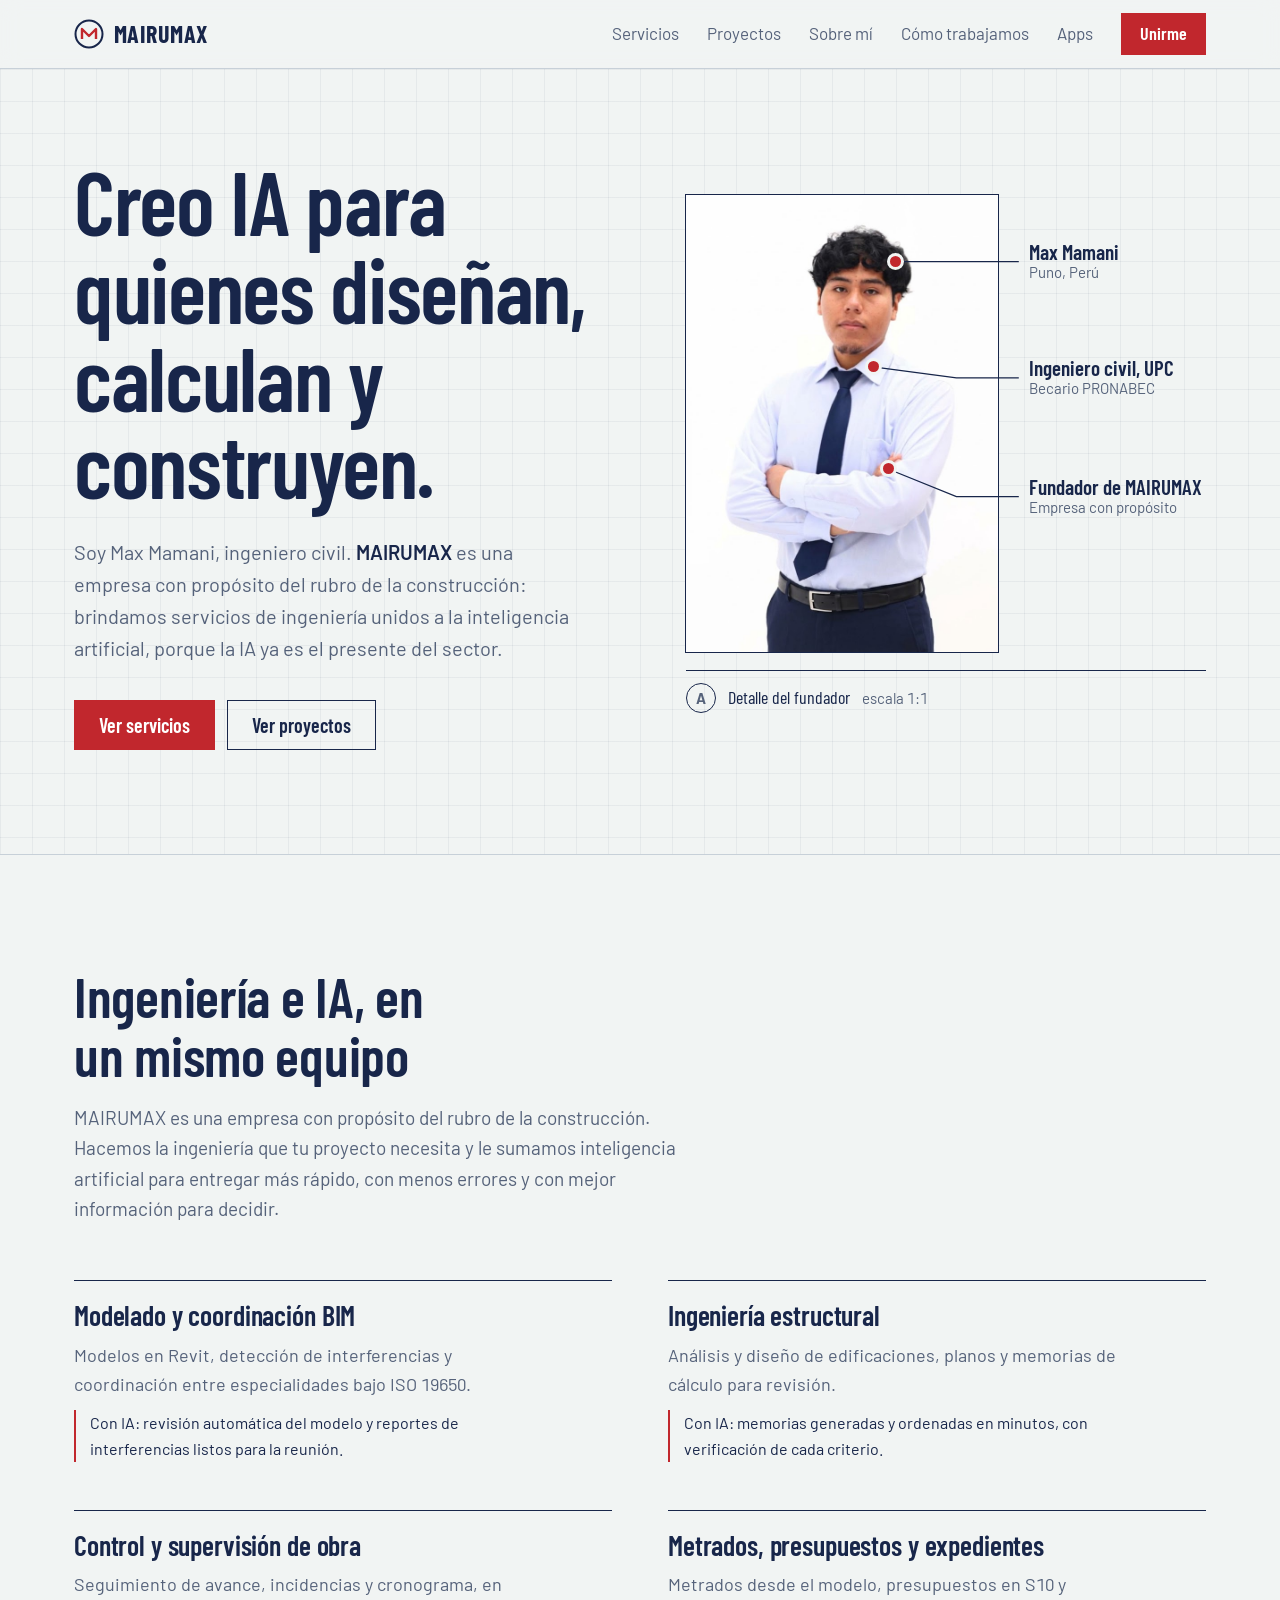
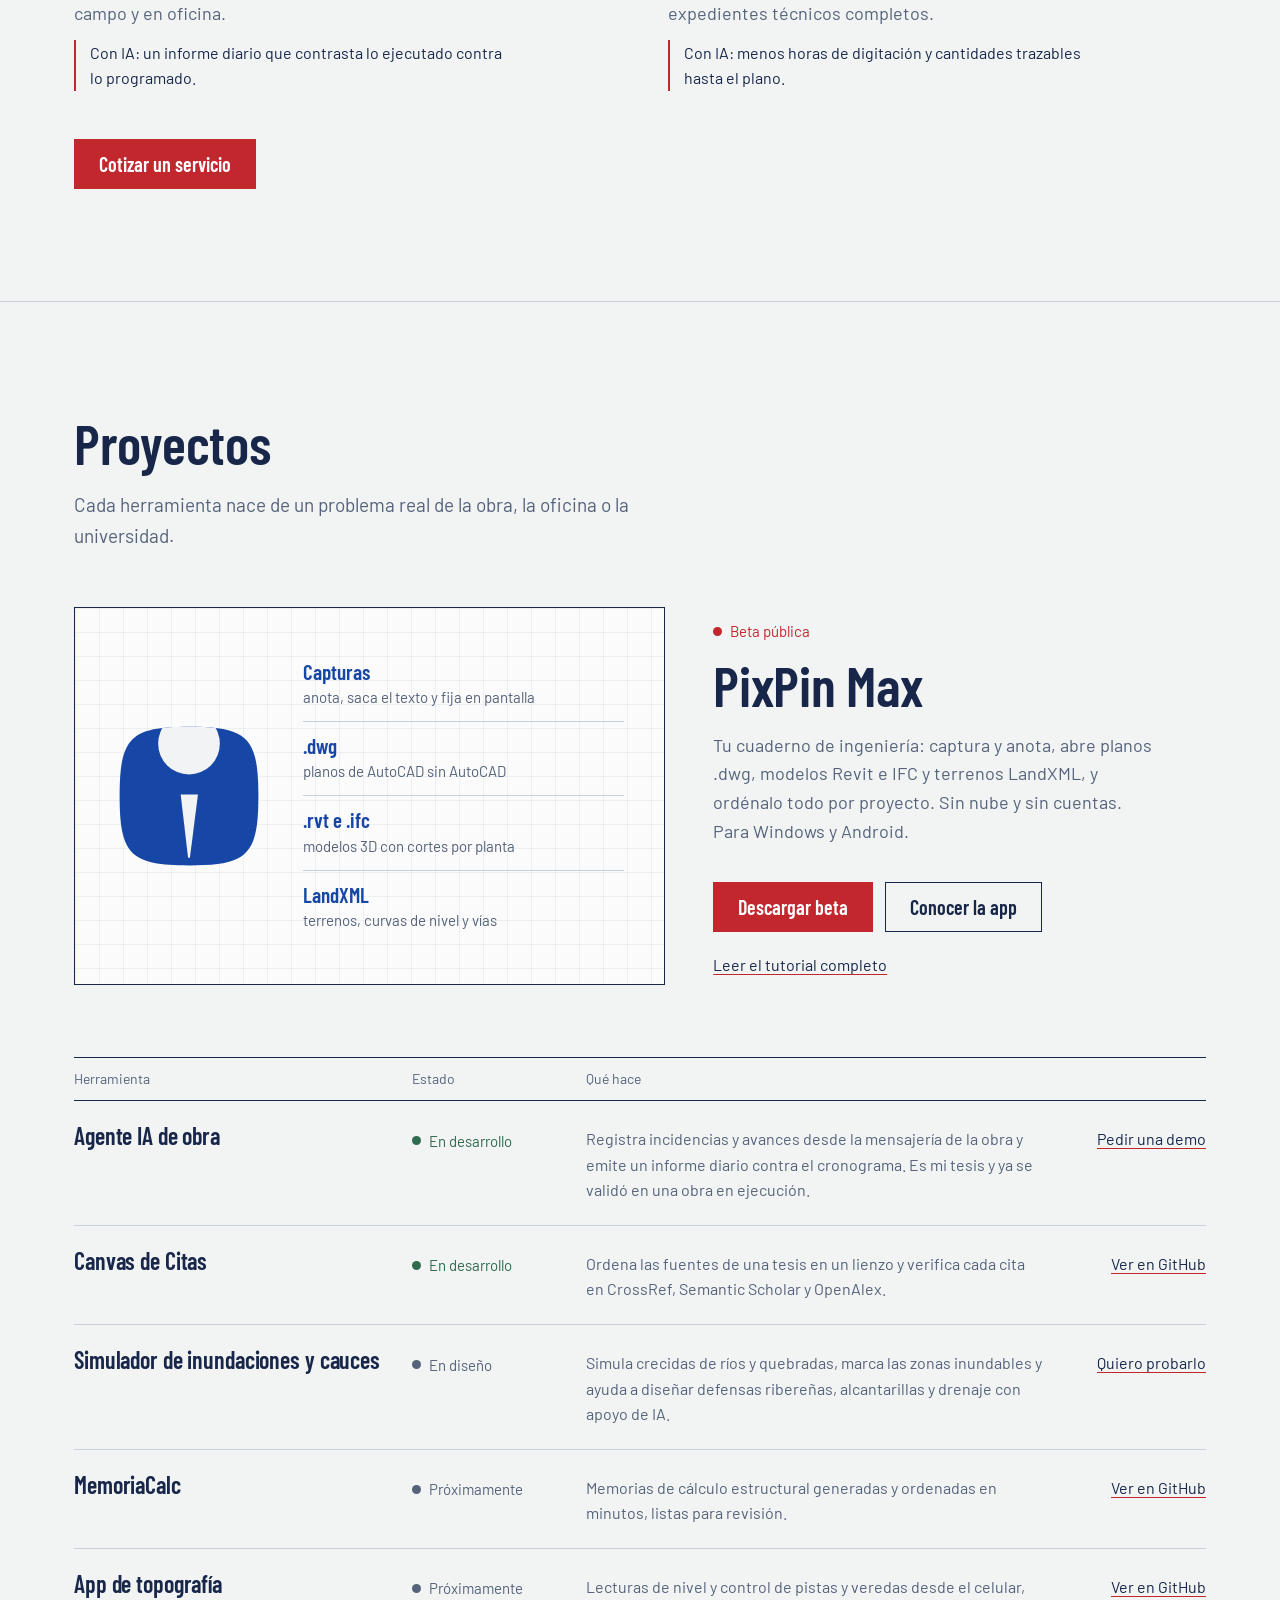
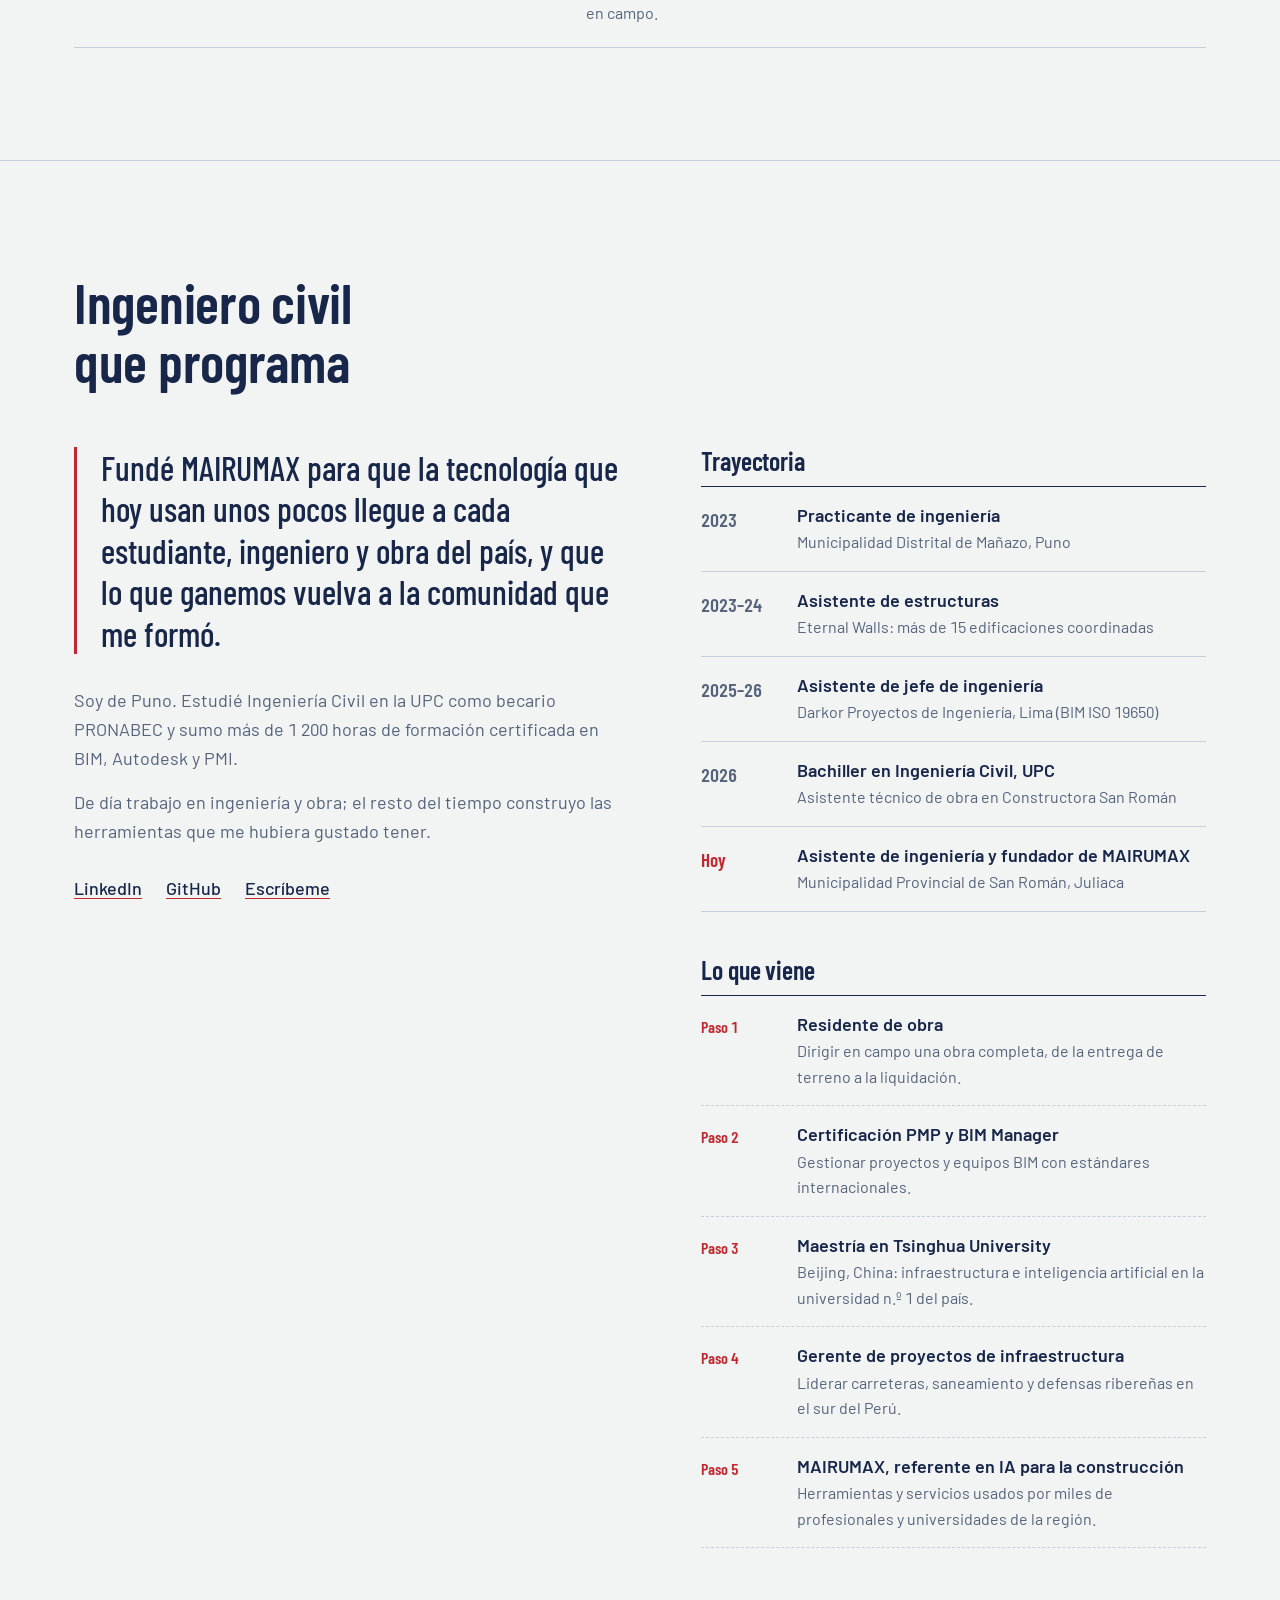
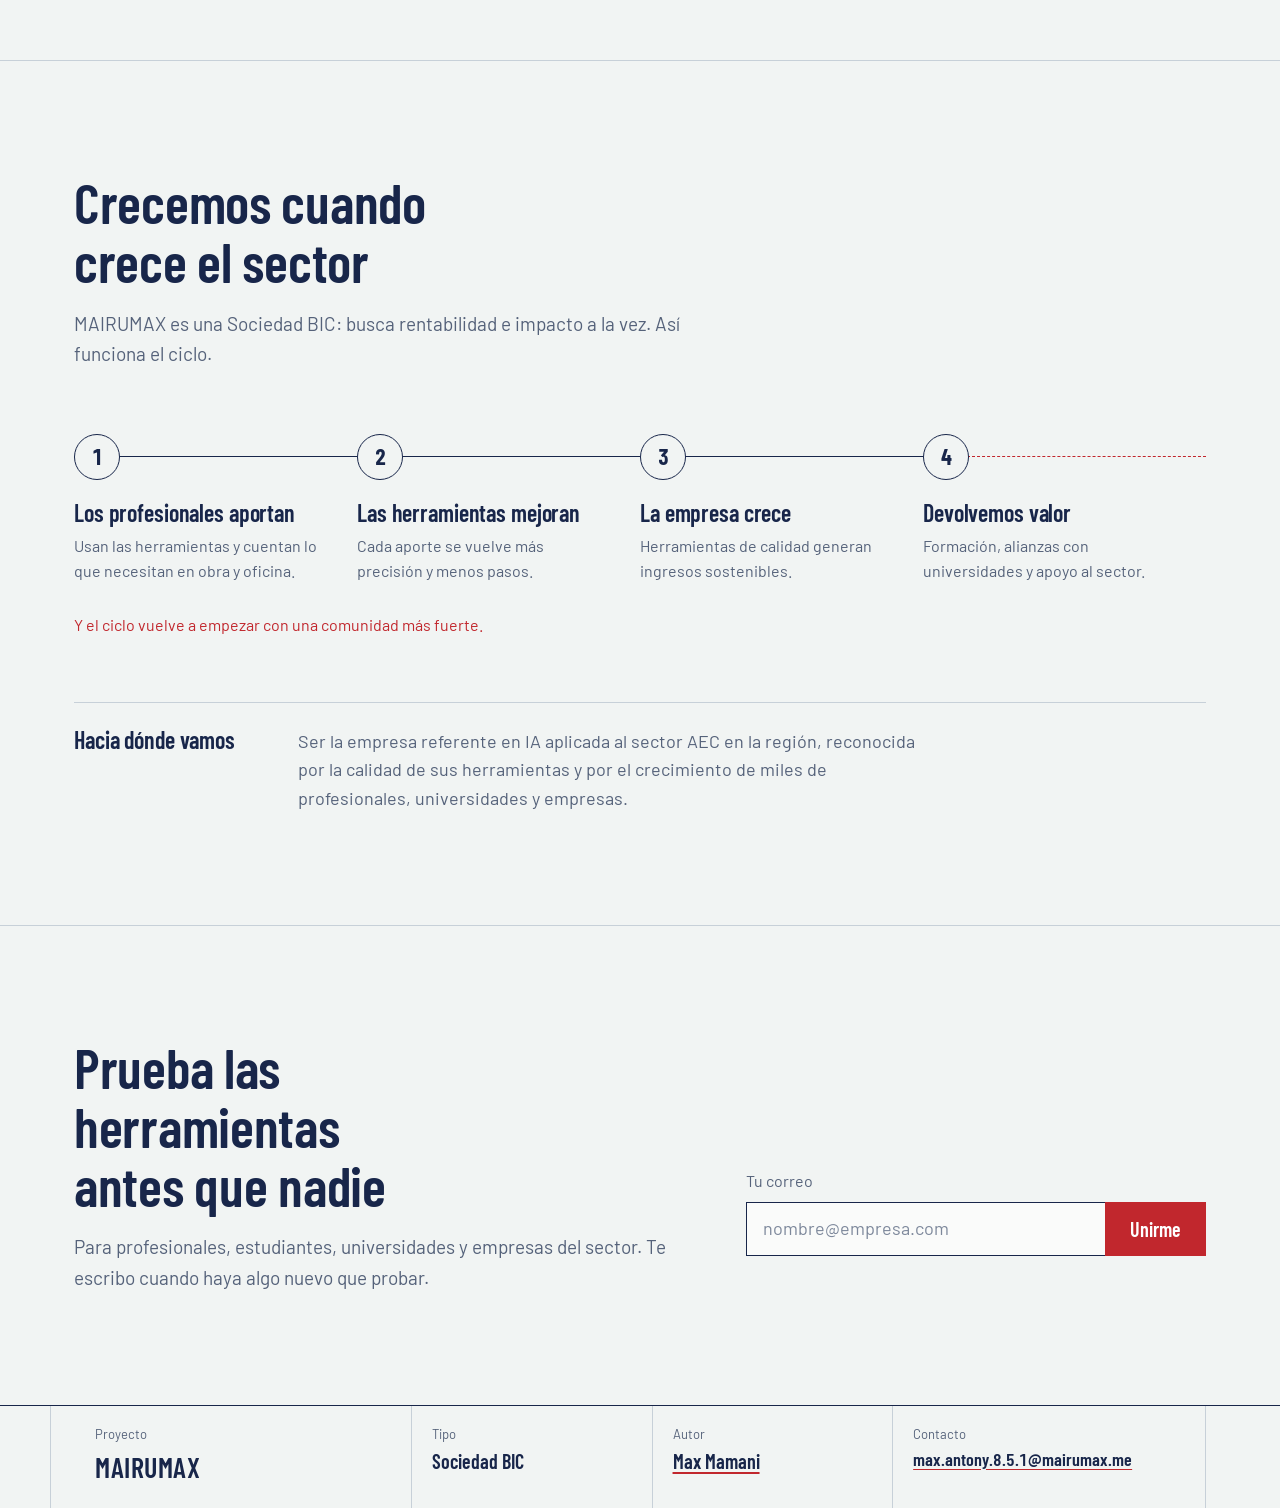
<file: index.html>
<!doctype html>
<html lang="es">
<head>
<meta charset="utf-8">
<meta name="viewport" content="width=device-width, initial-scale=1, viewport-fit=cover">
<title>MAIRUMAX</title>
<meta name="description" content="Max Mamani, ingeniero civil y fundador de MAIRUMAX: Sociedad BIC que crea herramientas con inteligencia artificial para el sector AEC, junto a su comunidad.">
<meta property="og:title" content="MAIRUMAX · Max Mamani, IA para el sector AEC">
<meta property="og:description" content="Ingeniero civil (UPC), becario PRONABEC y fundador de MAIRUMAX. Herramientas con IA para arquitectura, ingeniería y construcción.">
<meta property="og:image" content="https://mairumax.me/img/max.jpg">
<meta property="og:url" content="https://mairumax.me/">
<meta property="og:type" content="website">
<meta name="theme-color" content="#F1F4F3">
<link rel="preconnect" href="https://fonts.googleapis.com">
<link rel="preconnect" href="https://fonts.gstatic.com" crossorigin>
<link href="https://fonts.googleapis.com/css2?family=Barlow+Condensed:wght@500;600;700&family=Barlow:wght@400;500;600&display=swap" rel="stylesheet">
<link rel="stylesheet" href="estilo.css">
<style>
section{padding-block:112px;border-top:1px solid var(--rule)}
.sec-title{font-size:clamp(36px,4.6vw,56px);max-width:16ch}
.sec-lead{color:var(--pencil);font-size:19px;max-width:56ch;margin-top:18px}

/* Hero */
.hero{border-top:0;padding-block:88px 104px}
.hero .wrap{display:grid;grid-template-columns:minmax(0,1fr) minmax(0,520px);gap:56px;align-items:center}
.hero h1{font-size:clamp(48px,7vw,92px);line-height:.98;letter-spacing:-.015em}
.hero-copy>p{font-size:20px;color:var(--pencil);max-width:46ch;margin-top:28px}
.hero-copy>p b{color:var(--ink);font-weight:600}

.detail{margin:0}
.detail-box{position:relative;aspect-ratio:1165/1024}
.detail-box img{position:absolute;left:0;top:0;width:60%;height:100%;object-fit:cover;background:#fff;outline:1.5px solid var(--ink)}
.detail-box svg{position:absolute;inset:0;width:100%;height:100%;overflow:visible;pointer-events:none}
.leader{fill:none;stroke:var(--ink);stroke-width:1.25;vector-effect:non-scaling-stroke}
.pin{position:absolute;width:11px;height:11px;margin:-5.5px 0 0 -5.5px;border-radius:50%;background:var(--red);box-shadow:0 0 0 3px var(--paper)}
.callout{position:absolute;left:66%;right:0;transform:translateY(-50%);font-size:15px;line-height:1.3;color:var(--pencil)}
.callout strong{display:block;font-family:var(--f-display);font-weight:600;font-size:21px;line-height:1.1;color:var(--ink)}
.detail figcaption{display:flex;align-items:center;gap:12px;margin-top:18px;padding-top:12px;border-top:1.5px solid var(--ink);font-family:var(--f-display);font-size:18px}
.detail figcaption span{color:var(--pencil);font-family:var(--f-body);font-size:15px}
.bubble{display:inline-grid;place-items:center;width:30px;height:30px;border:1.5px solid var(--ink);border-radius:50%;font-family:var(--f-display);font-weight:700;font-size:17px;flex:none}
@media (prefers-reduced-motion:no-preference){
  .detail-box svg{clip-path:inset(0 100% 0 0);animation:draw .9s .4s cubic-bezier(.6,0,.2,1) forwards}
  .callout,.pin{opacity:0;animation:show .4s ease forwards}
  .p1,.p2,.p3{animation-delay:.3s}
  .c1{animation-delay:1.1s}.c2{animation-delay:1.25s}.c3{animation-delay:1.4s}
}
@keyframes draw{to{clip-path:inset(0 0 0 0)}}
@keyframes show{to{opacity:1}}
@media (max-width:900px){
  .hero .wrap{grid-template-columns:1fr;gap:56px}
  .detail{max-width:520px}
}
@media (max-width:480px){
  .callout{font-size:13px}.callout strong{font-size:17px}
}

/* Servicios */
.services{display:grid;grid-template-columns:repeat(2,minmax(0,1fr));gap:48px 56px;margin-top:56px}
.services article{border-top:1.5px solid var(--ink);padding-top:20px}
.services h3{font-size:28px;margin-bottom:10px}
.services p{color:var(--pencil);max-width:48ch}
.services .ai{margin-top:12px;padding-left:14px;border-left:2px solid var(--red);color:var(--ink);font-size:16px}
#servicios .ctas{margin-top:48px}
@media (max-width:760px){.services{grid-template-columns:1fr;gap:36px}}

/* Proyectos */
.feature{display:grid;grid-template-columns:minmax(0,1.2fr) minmax(0,1fr);gap:48px;align-items:center;margin-top:56px}
.pp-card{display:grid;grid-template-columns:auto minmax(0,1fr);gap:40px;align-items:center;padding:40px;border:1.5px solid var(--ink);background-color:var(--sheet);background-image:linear-gradient(var(--grid) 1px,transparent 1px),linear-gradient(90deg,var(--grid) 1px,transparent 1px);background-size:24px 24px}
.pp-card img{width:148px;height:148px}
.pp-formats{margin:0;display:grid;gap:0}
.pp-formats div{padding:12px 0;border-bottom:1px solid var(--rule)}
.pp-formats div:last-child{border-bottom:0}
.pp-formats dt{font-family:var(--f-display);font-weight:600;font-size:21px;line-height:1.1;color:#1747A6}
.pp-formats dd{margin:2px 0 0;font-size:15px;color:var(--pencil)}
@media (max-width:560px){.pp-card{grid-template-columns:1fr;gap:24px;padding:28px 20px}.pp-card img{width:112px;height:112px}}
.feature h3{font-size:clamp(40px,4.4vw,60px);margin:12px 0 16px}
.feature p{color:var(--pencil);max-width:44ch}
@media (max-width:900px){.feature{grid-template-columns:1fr;gap:32px}}

.schedule{margin-top:72px;border-top:1.5px solid var(--ink)}
.schedule-row{display:grid;grid-template-columns:minmax(0,1.1fr) 150px minmax(0,1.6fr) 140px;gap:24px;align-items:baseline;padding:22px 0;border-bottom:1px solid var(--rule)}
.schedule-head{padding:10px 0;font-size:14px;color:var(--pencil);border-bottom:1.5px solid var(--ink)}
.schedule-row h3{font-size:24px}
.schedule-row p{color:var(--pencil);font-size:16px}
.schedule-row .lnk{font-size:16px;justify-self:end;white-space:nowrap}
@media (max-width:760px){
  .schedule-head{display:none}
  .schedule-row{grid-template-columns:1fr auto;gap:6px 16px}
  .schedule-row h3{grid-column:1}
  .schedule-row .status{grid-column:2;grid-row:1}
  .schedule-row p{grid-column:1/-1}
  .schedule-row .lnk{grid-column:1/-1;justify-self:start}
}

/* Sobre mí */
.about{display:grid;grid-template-columns:minmax(0,1.1fr) minmax(0,1fr);gap:72px;margin-top:56px}
.quote{font-family:var(--f-display);font-weight:500;font-size:clamp(26px,2.8vw,34px);line-height:1.22;margin:0;padding-left:24px;border-left:3px solid var(--red)}
.bio{margin-top:32px;color:var(--pencil);max-width:56ch}
.bio p+p{margin-top:16px}
.links{display:flex;flex-wrap:wrap;gap:24px;margin-top:28px;font-weight:500}
.track-title{font-size:26px;padding-bottom:12px;border-bottom:1.5px solid var(--ink)}
.track{list-style:none;margin:0;padding:0}
.track li{display:grid;grid-template-columns:76px minmax(0,1fr);gap:20px;padding:16px 0;border-bottom:1px solid var(--rule)}
.track .y{font-family:var(--f-display);font-weight:600;font-size:19px;color:var(--pencil)}
.track strong{display:block;font-weight:600;line-height:1.35}
.track span{display:block;font-size:16px;color:var(--pencil);margin-top:2px}
.track .now .y{color:var(--red)}
.next-title{margin-top:44px}
.track.next li{border-bottom-style:dashed}
.track.next .y{font-size:16px;color:var(--red)}
@media (max-width:900px){.about{grid-template-columns:1fr;gap:56px}}

/* Modelo BIC */
.cycle{list-style:none;margin:64px 0 0;padding:0;display:grid;grid-template-columns:repeat(4,minmax(0,1fr));gap:0;counter-reset:s}
.cycle li{position:relative;padding:0 28px 0 0;counter-increment:s}
.cycle li::before{content:counter(s);display:grid;place-items:center;width:44px;height:44px;border:1.5px solid var(--ink);border-radius:50%;font-family:var(--f-display);font-weight:700;font-size:22px;background:var(--paper);position:relative;z-index:1}
.cycle li::after{content:"";position:absolute;top:22px;left:44px;right:0;border-top:1.5px solid var(--ink)}
.cycle li:last-child::after{border-top-style:dashed;border-color:var(--red)}
.cycle h3{font-size:24px;margin:20px 0 8px}
.cycle p{color:var(--pencil);font-size:16px;max-width:30ch}
.loop{margin-top:28px;font-size:16px;color:var(--red)}
.vision{margin-top:64px;padding-top:24px;border-top:1px solid var(--rule);display:grid;grid-template-columns:200px minmax(0,1fr);gap:24px}
.vision h3{font-size:24px}
.vision p{color:var(--pencil);max-width:62ch}
@media (max-width:820px){
  .cycle{grid-template-columns:1fr;gap:0}
  .cycle li{display:grid;grid-template-columns:44px minmax(0,1fr);column-gap:20px;padding:0 0 32px}
  .cycle li::before{grid-row:1/3}
  .cycle li::after{top:44px;bottom:0;left:22px;right:auto;border-top:0;border-left:1.5px solid var(--ink)}
  .cycle li:last-child::after{border-top:0;border-left-style:dashed}
  .cycle h3{margin:8px 0 6px}
  .vision{grid-template-columns:1fr;gap:8px}
}

/* Únete */
.join{display:grid;grid-template-columns:minmax(0,1fr) minmax(0,460px);gap:56px;align-items:end}
.join form label{display:block;font-size:16px;color:var(--pencil);margin-bottom:8px}
.field{display:flex;gap:0}
.field input{flex:1;min-width:0;min-height:54px;padding:0 16px;border:1.5px solid var(--ink);border-right:0;background:var(--sheet);color:var(--ink);font:inherit}
.field input::placeholder{color:#7D889B}
.field input:focus-visible{outline-offset:-3px}
.field .btn{min-height:54px}
.join-msg{margin-top:12px;font-size:16px;min-height:1.6em}
@media (max-width:820px){.join{grid-template-columns:1fr;gap:32px}}
@media (max-width:420px){.field{flex-direction:column}.field input{border-right:1.5px solid var(--ink);border-bottom:0}}

@media (max-width:560px){section{padding-block:80px}}
</style>
</head>
<body>

<header>
  <div class="wrap nav">
    <a href="#inicio" class="logo" aria-label="MAIRUMAX, inicio">
      <svg width="30" height="30" viewBox="0 0 30 30" aria-hidden="true"><circle cx="15" cy="15" r="13.5" fill="none" stroke="#18264A" stroke-width="2"/><path d="M8 20V10l7 7 7-7v10" fill="none" stroke="#C1272D" stroke-width="2.4" stroke-linejoin="round"/></svg>
      MAIRUMAX
    </a>
    <nav class="menu" id="menu" aria-label="Secciones">
      <a href="#servicios">Servicios</a>
      <a href="#proyectos">Proyectos</a>
      <a href="#sobre-mi">Sobre mí</a>
      <a href="#modelo">Cómo trabajamos</a>
      <a href="apps.html">Apps</a>
      <a href="#unete" class="btn btn-red">Unirme</a>
    </nav>
    <button class="burger" id="burger" type="button" aria-label="Abrir menú" aria-expanded="false" aria-controls="menu">
      <svg width="20" height="20" viewBox="0 0 24 24" fill="none" stroke="currentColor" stroke-width="2" aria-hidden="true"><path d="M4 7h16M4 12h16M4 17h16"/></svg>
    </button>
  </div>
</header>

<main>
<section id="inicio" class="hero drafting">
  <div class="wrap">
    <div class="hero-copy">
      <h1>Creo IA para quienes diseñan, calculan y construyen.</h1>
      <p>Soy Max Mamani, ingeniero civil. <b>MAIRUMAX</b> es una empresa con propósito del rubro de la construcción: brindamos servicios de ingeniería unidos a la inteligencia artificial, porque la IA ya es el presente del sector.</p>
      <div class="ctas">
        <a href="#servicios" class="btn btn-red">Ver servicios</a>
        <a href="#proyectos" class="btn">Ver proyectos</a>
      </div>
    </div>

    <figure class="detail">
      <div class="detail-box">
        <img src="img/max.jpg" alt="Max Anthony Mamani Maquera, de camisa y corbata, con los brazos cruzados" width="699" height="1024">
        <svg viewBox="0 0 100 100" preserveAspectRatio="none" aria-hidden="true">
          <polyline class="leader" points="40.3,14.6 64,14.6"/>
          <polyline class="leader" points="36,37.6 52,40 64,40"/>
          <polyline class="leader" points="39,60 52,66 64,66"/>
        </svg>
        <span class="pin p1" style="left:40.3%;top:14.6%"></span>
        <span class="pin p2" style="left:36%;top:37.6%"></span>
        <span class="pin p3" style="left:39%;top:60%"></span>
        <p class="callout c1" style="top:14.6%"><strong>Max Mamani</strong>Puno, Perú</p>
        <p class="callout c2" style="top:40%"><strong>Ingeniero civil, UPC</strong>Becario PRONABEC</p>
        <p class="callout c3" style="top:66%"><strong>Fundador de MAIRUMAX</strong>Empresa con propósito</p>
      </div>
      <figcaption><span class="bubble" aria-hidden="true">A</span>Detalle del fundador <span>escala 1:1</span></figcaption>
    </figure>
  </div>
</section>

<section id="servicios">
  <div class="wrap">
    <h2 class="sec-title">Ingeniería e IA, en un mismo equipo</h2>
    <p class="sec-lead">MAIRUMAX es una empresa con propósito del rubro de la construcción. Hacemos la ingeniería que tu proyecto necesita y le sumamos inteligencia artificial para entregar más rápido, con menos errores y con mejor información para decidir.</p>
    <div class="services">
      <article>
        <h3>Modelado y coordinación BIM</h3>
        <p>Modelos en Revit, detección de interferencias y coordinación entre especialidades bajo ISO 19650.</p>
        <p class="ai">Con IA: revisión automática del modelo y reportes de interferencias listos para la reunión.</p>
      </article>
      <article>
        <h3>Ingeniería estructural</h3>
        <p>Análisis y diseño de edificaciones, planos y memorias de cálculo para revisión.</p>
        <p class="ai">Con IA: memorias generadas y ordenadas en minutos, con verificación de cada criterio.</p>
      </article>
      <article>
        <h3>Control y supervisión de obra</h3>
        <p>Seguimiento de avance, incidencias y cronograma, en campo y en oficina.</p>
        <p class="ai">Con IA: un informe diario que contrasta lo ejecutado contra lo programado.</p>
      </article>
      <article>
        <h3>Metrados, presupuestos y expedientes</h3>
        <p>Metrados desde el modelo, presupuestos en S10 y expedientes técnicos completos.</p>
        <p class="ai">Con IA: menos horas de digitación y cantidades trazables hasta el plano.</p>
      </article>
    </div>
    <div class="ctas">
      <a class="btn btn-red" href="mailto:max.antony.8.5.1@mairumax.me?subject=Cotizaci%C3%B3n%20de%20servicio%20MAIRUMAX">Cotizar un servicio</a>
    </div>
  </div>
</section>

<section id="proyectos">
  <div class="wrap">
    <h2 class="sec-title">Proyectos</h2>
    <p class="sec-lead">Cada herramienta nace de un problema real de la obra, la oficina o la universidad.</p>

    <div class="feature">
      <div class="pp-card">
        <img src="img/pixpin-logo.svg" alt="Logo de PixPin" width="148" height="148">
        <dl class="pp-formats">
          <div><dt>Capturas</dt><dd>anota, saca el texto y fija en pantalla</dd></div>
          <div><dt>.dwg</dt><dd>planos de AutoCAD sin AutoCAD</dd></div>
          <div><dt>.rvt e .ifc</dt><dd>modelos 3D con cortes por planta</dd></div>
          <div><dt>LandXML</dt><dd>terrenos, curvas de nivel y vías</dd></div>
        </dl>
      </div>
      <div>
        <span class="status beta">Beta pública</span>
        <h3>PixPin Max</h3>
        <p>Tu cuaderno de ingeniería: captura y anota, abre planos .dwg, modelos Revit e IFC y terrenos LandXML, y ordénalo todo por proyecto. Sin nube y sin cuentas. Para Windows y Android.</p>
        <div class="ctas">
          <a class="btn btn-red" href="apps.html#descargar">Descargar beta</a>
          <a class="btn" href="apps.html">Conocer la app</a>
        </div>
        <p style="margin-top:20px;font-size:16px"><a href="pixpin.html">Leer el tutorial completo</a></p>
      </div>
    </div>

    <div class="schedule">
      <div class="schedule-row schedule-head" aria-hidden="true"><span>Herramienta</span><span>Estado</span><span>Qué hace</span><span></span></div>
      <div class="schedule-row">
        <h3>Agente IA de obra</h3><span class="status dev">En desarrollo</span>
        <p>Registra incidencias y avances desde la mensajería de la obra y emite un informe diario contra el cronograma. Es mi tesis y ya se validó en una obra en ejecución.</p>
        <a class="lnk" href="mailto:max.antony.8.5.1@mairumax.me?subject=Demo%20del%20Agente%20IA%20de%20obra">Pedir una demo</a>
      </div>
      <div class="schedule-row">
        <h3>Canvas de Citas</h3><span class="status dev">En desarrollo</span>
        <p>Ordena las fuentes de una tesis en un lienzo y verifica cada cita en CrossRef, Semantic Scholar y OpenAlex.</p>
        <a class="lnk" href="https://github.com/1xmanMAX/canvas-de-citas" target="_blank" rel="noopener">Ver en GitHub</a>
      </div>
      <div class="schedule-row">
        <h3>Simulador de inundaciones y cauces</h3><span class="status">En diseño</span>
        <p>Simula crecidas de ríos y quebradas, marca las zonas inundables y ayuda a diseñar defensas ribereñas, alcantarillas y drenaje con apoyo de IA.</p>
        <a class="lnk" href="#unete">Quiero probarlo</a>
      </div>
      <div class="schedule-row">
        <h3>MemoriaCalc</h3><span class="status">Próximamente</span>
        <p>Memorias de cálculo estructural generadas y ordenadas en minutos, listas para revisión.</p>
        <a class="lnk" href="https://github.com/1xmanMAX/MEMCALC_PRO_MAX" target="_blank" rel="noopener">Ver en GitHub</a>
      </div>
      <div class="schedule-row">
        <h3>App de topografía</h3><span class="status">Próximamente</span>
        <p>Lecturas de nivel y control de pistas y veredas desde el celular, en campo.</p>
        <a class="lnk" href="https://github.com/1xmanMAX/TOPO-APP-ANDROID" target="_blank" rel="noopener">Ver en GitHub</a>
      </div>
    </div>
  </div>
</section>

<section id="sobre-mi">
  <div class="wrap">
    <h2 class="sec-title">Ingeniero civil que programa</h2>
    <div class="about">
      <div>
        <blockquote class="quote">Fundé MAIRUMAX para que la tecnología que hoy usan unos pocos llegue a cada estudiante, ingeniero y obra del país, y que lo que ganemos vuelva a la comunidad que me formó.</blockquote>
        <div class="bio">
          <p>Soy de Puno. Estudié Ingeniería Civil en la UPC como becario PRONABEC y sumo más de 1 200 horas de formación certificada en BIM, Autodesk y PMI.</p>
          <p>De día trabajo en ingeniería y obra; el resto del tiempo construyo las herramientas que me hubiera gustado tener.</p>
        </div>
        <div class="links">
          <a href="https://www.linkedin.com/in/ing-civil-max-anthony" target="_blank" rel="noopener">LinkedIn</a>
          <a href="https://github.com/1xmanMAX" target="_blank" rel="noopener">GitHub</a>
          <a href="mailto:max.antony.8.5.1@mairumax.me">Escríbeme</a>
        </div>
      </div>
      <div>
        <h3 class="track-title">Trayectoria</h3>
        <ol class="track">
          <li><span class="y">2023</span><div><strong>Practicante de ingeniería</strong><span>Municipalidad Distrital de Mañazo, Puno</span></div></li>
          <li><span class="y">2023–24</span><div><strong>Asistente de estructuras</strong><span>Eternal Walls: más de 15 edificaciones coordinadas</span></div></li>
          <li><span class="y">2025–26</span><div><strong>Asistente de jefe de ingeniería</strong><span>Darkor Proyectos de Ingeniería, Lima (BIM ISO 19650)</span></div></li>
          <li><span class="y">2026</span><div><strong>Bachiller en Ingeniería Civil, UPC</strong><span>Asistente técnico de obra en Constructora San Román</span></div></li>
          <li class="now"><span class="y">Hoy</span><div><strong>Asistente de ingeniería y fundador de MAIRUMAX</strong><span>Municipalidad Provincial de San Román, Juliaca</span></div></li>
        </ol>
        <h3 class="track-title next-title">Lo que viene</h3>
        <ol class="track next">
          <li><span class="y">Paso 1</span><div><strong>Residente de obra</strong><span>Dirigir en campo una obra completa, de la entrega de terreno a la liquidación.</span></div></li>
          <li><span class="y">Paso 2</span><div><strong>Certificación PMP y BIM Manager</strong><span>Gestionar proyectos y equipos BIM con estándares internacionales.</span></div></li>
          <li><span class="y">Paso 3</span><div><strong>Maestría en Tsinghua University</strong><span>Beijing, China: infraestructura e inteligencia artificial en la universidad n.º 1 del país.</span></div></li>
          <li><span class="y">Paso 4</span><div><strong>Gerente de proyectos de infraestructura</strong><span>Liderar carreteras, saneamiento y defensas ribereñas en el sur del Perú.</span></div></li>
          <li><span class="y">Paso 5</span><div><strong>MAIRUMAX, referente en IA para la construcción</strong><span>Herramientas y servicios usados por miles de profesionales y universidades de la región.</span></div></li>
        </ol>
      </div>
    </div>
  </div>
</section>

<section id="modelo">
  <div class="wrap">
    <h2 class="sec-title">Crecemos cuando crece el sector</h2>
    <p class="sec-lead">MAIRUMAX es una Sociedad BIC: busca rentabilidad e impacto a la vez. Así funciona el ciclo.</p>
    <ol class="cycle">
      <li><h3>Los profesionales aportan</h3><p>Usan las herramientas y cuentan lo que necesitan en obra y oficina.</p></li>
      <li><h3>Las herramientas mejoran</h3><p>Cada aporte se vuelve más precisión y menos pasos.</p></li>
      <li><h3>La empresa crece</h3><p>Herramientas de calidad generan ingresos sostenibles.</p></li>
      <li><h3>Devolvemos valor</h3><p>Formación, alianzas con universidades y apoyo al sector.</p></li>
    </ol>
    <p class="loop">Y el ciclo vuelve a empezar con una comunidad más fuerte.</p>
    <div class="vision">
      <h3>Hacia dónde vamos</h3>
      <p>Ser la empresa referente en IA aplicada al sector AEC en la región, reconocida por la calidad de sus herramientas y por el crecimiento de miles de profesionales, universidades y empresas.</p>
    </div>
  </div>
</section>

<section id="unete">
  <div class="wrap join">
    <div>
      <h2 class="sec-title">Prueba las herramientas antes que nadie</h2>
      <p class="sec-lead">Para profesionales, estudiantes, universidades y empresas del sector. Te escribo cuando haya algo nuevo que probar.</p>
    </div>
    <form id="joinForm" novalidate>
      <label for="joinMail">Tu correo</label>
      <div class="field">
        <input id="joinMail" type="email" placeholder="nombre@empresa.com" autocomplete="email" required>
        <button type="submit" class="btn btn-red">Unirme</button>
      </div>
      <p class="join-msg" id="joinMsg" aria-live="polite"></p>
    </form>
  </div>
</section>
</main>

<footer>
  <div class="wrap titleblock">
    <div class="brand"><small>Proyecto</small><b>MAIRUMAX</b></div>
    <div><small>Tipo</small><b>Sociedad BIC</b></div>
    <div><small>Autor</small><b><a href="#sobre-mi">Max Mamani</a></b></div>
    <div class="mail"><small>Contacto</small><b><a href="mailto:max.antony.8.5.1@mairumax.me">max.antony.8.5.1@mairumax.me</a></b></div>
  </div>
</footer>

<script>
(() => {
  const $ = (id) => document.getElementById(id);

  // Menú móvil
  const menu = $('menu'), burger = $('burger');
  burger.onclick = () => { const o = menu.classList.toggle('open'); burger.setAttribute('aria-expanded', o); };
  menu.querySelectorAll('a').forEach(a => a.onclick = () => { menu.classList.remove('open'); burger.setAttribute('aria-expanded', false); });

  // Únete
  $('joinForm').onsubmit = async (e) => {
    e.preventDefault();
    const v = $('joinMail').value.trim(), msg = $('joinMsg'), btn = $('joinForm').querySelector('button');
    if (!/^[^\s@]+@[^\s@]+\.[^\s@]+$/.test(v)) { msg.style.color = 'var(--red)'; msg.textContent = 'Escribe un correo válido, por ejemplo nombre@empresa.com.'; return; }
    btn.disabled = true; msg.style.color = 'var(--pencil)'; msg.textContent = 'Enviando…';
    try {
      const r = await fetch('https://formsubmit.co/ajax/max.antony.8.5.1@mairumax.me', { method: 'POST', headers: { 'Content-Type': 'application/json', Accept: 'application/json' },
        body: JSON.stringify({ _subject: 'MAIRUMAX · Nueva persona en la comunidad', _template: 'table', _captcha: 'false', email: v, Correo: v, Página: 'mairumax.me' }) });
      const j = await r.json().catch(() => ({}));
      if (!r.ok || String(j.success) !== 'true') throw new Error();
      msg.style.color = 'var(--ok)'; msg.textContent = 'Listo. Te escribiremos a ' + v + '.';
      $('joinMail').value = '';
    } catch (err) {
      msg.style.color = 'var(--red)'; msg.textContent = 'No se pudo enviar. Revisa tu conexión e inténtalo otra vez.';
    }
    btn.disabled = false;
  };
})();
</script>
</body>
</html>
</file>
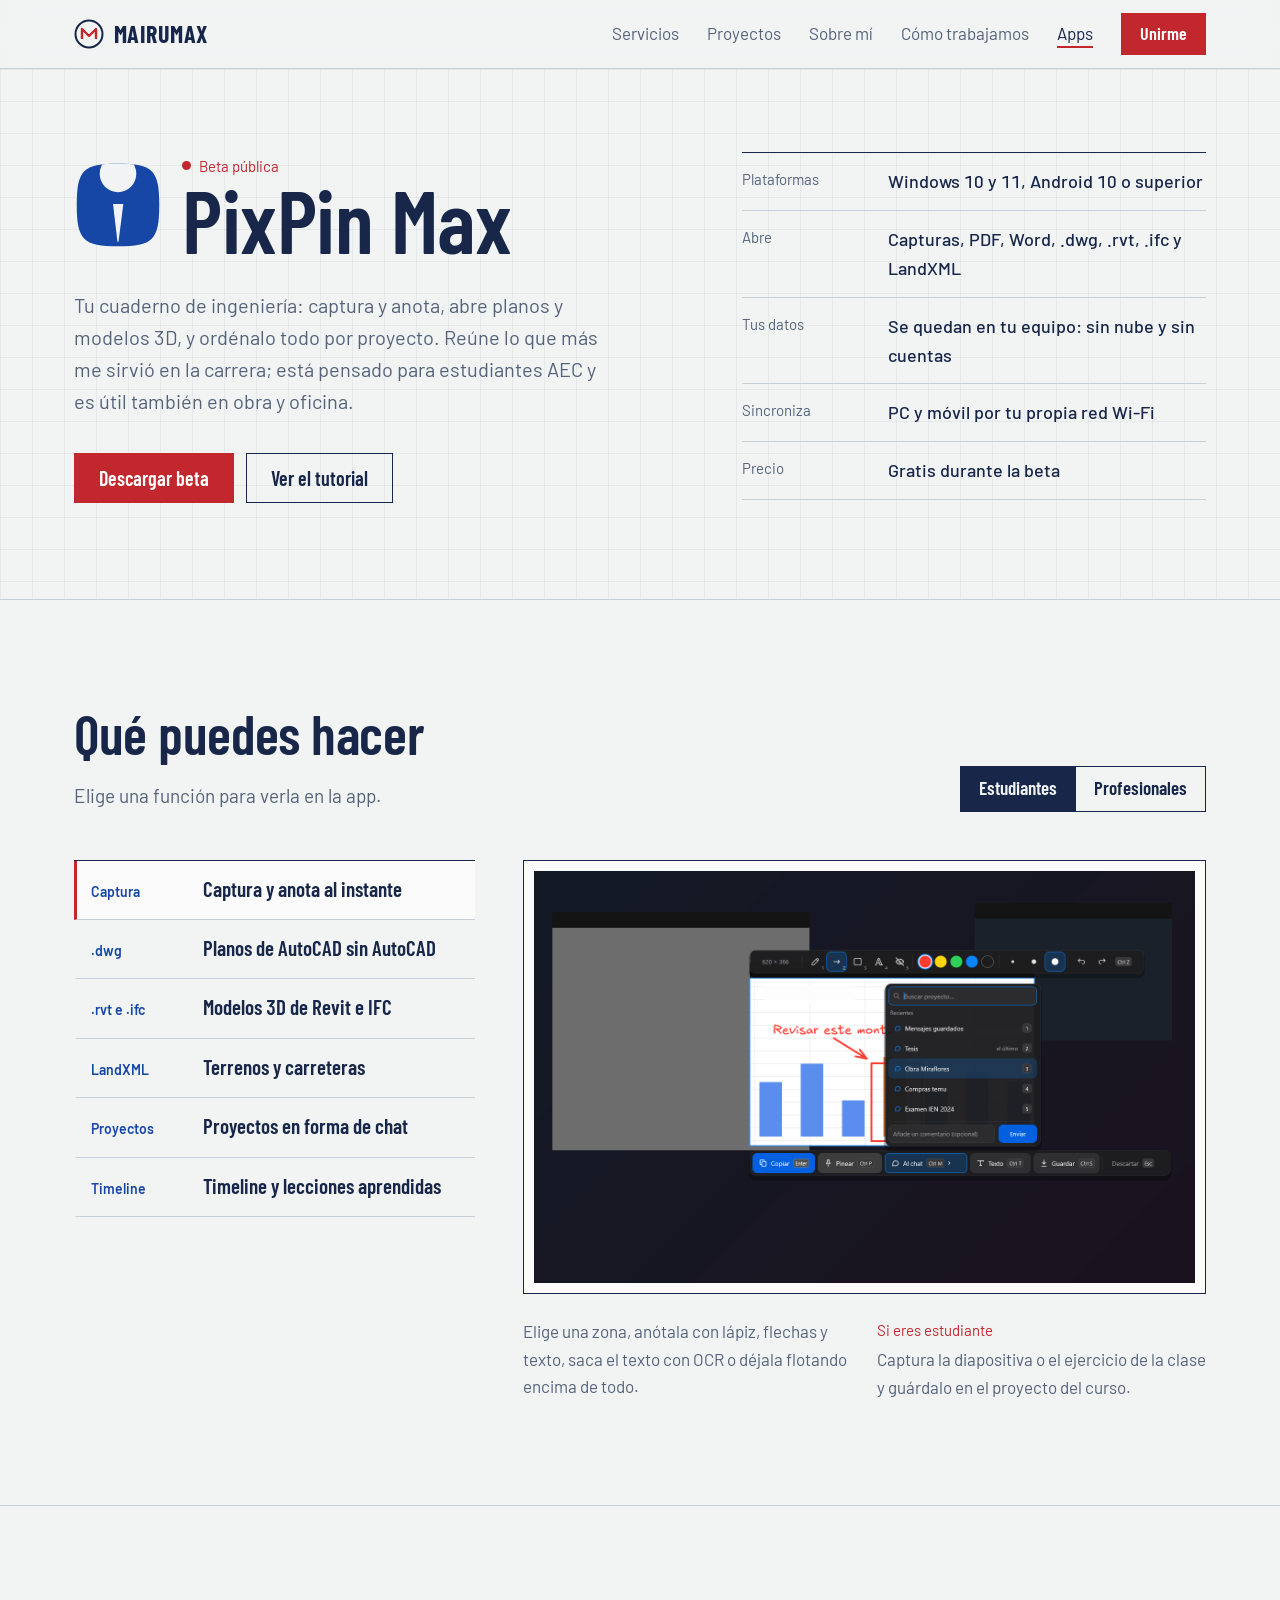
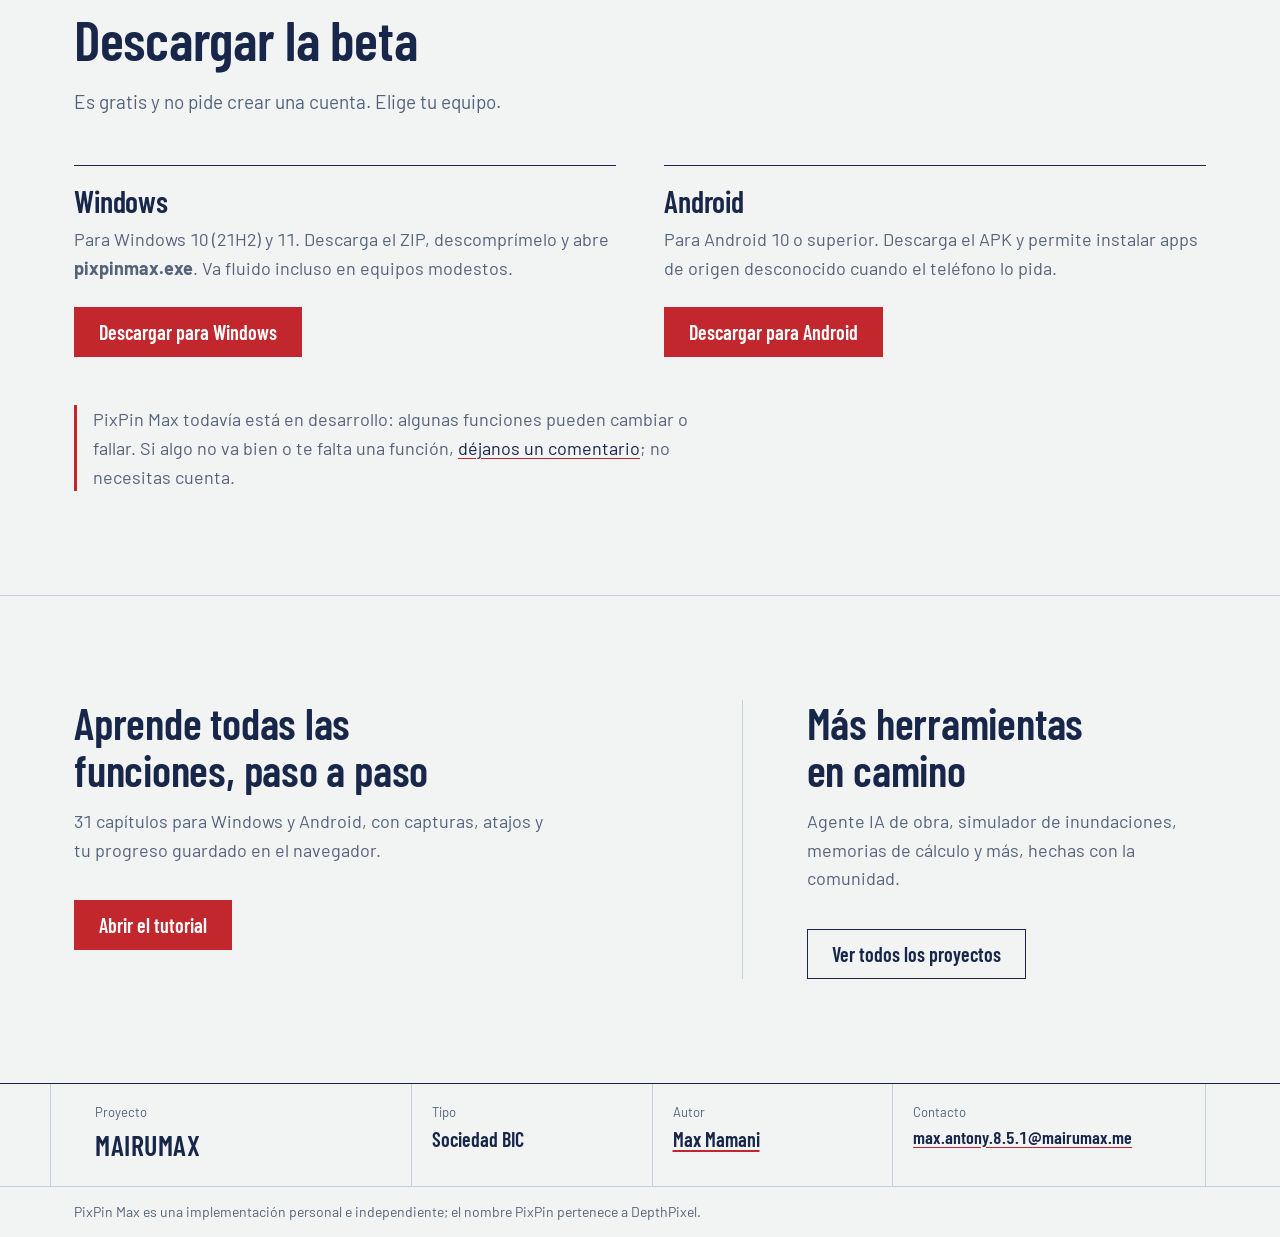
<file: apps.html>
<!doctype html>
<html lang="es">
<head>
<meta charset="utf-8">
<meta name="viewport" content="width=device-width, initial-scale=1, viewport-fit=cover">
<title>PixPin Max · MAIRUMAX</title>
<meta name="description" content="PixPin Max, de MAIRUMAX: tu cuaderno de ingeniería para Windows y Android. Captura y anota, abre planos .dwg, modelos Revit e IFC y terrenos LandXML.">
<meta name="theme-color" content="#F1F4F3">
<link rel="icon" href="img/pixpin-logo.svg" type="image/svg+xml">
<link rel="preconnect" href="https://fonts.googleapis.com">
<link rel="preconnect" href="https://fonts.gstatic.com" crossorigin>
<link href="https://fonts.googleapis.com/css2?family=Barlow+Condensed:wght@500;600;700&family=Barlow:wght@400;500;600&display=swap" rel="stylesheet">
<link rel="stylesheet" href="estilo.css">
<style>
section{padding-block:104px;border-top:1px solid var(--rule)}
.sec-title{font-size:clamp(36px,4.6vw,56px);max-width:18ch}
.sec-lead{color:var(--pencil);font-size:19px;max-width:56ch;margin-top:18px}

/* Hero */
.hero{border-top:0;padding-block:80px 96px}
.hero .wrap{display:grid;grid-template-columns:minmax(0,1.3fr) minmax(0,1fr);gap:64px;align-items:center}
.app-id{display:flex;align-items:center;gap:20px}
.app-id img{width:88px;height:88px;flex:none}
.hero h1{font-size:clamp(52px,7vw,88px);line-height:.95}
.hero-copy>p{font-size:20px;color:var(--pencil);max-width:48ch;margin-top:28px}
.specs{margin:0;border-top:1.5px solid var(--ink)}
.specs div{display:grid;grid-template-columns:130px minmax(0,1fr);gap:16px;padding:14px 0;border-bottom:1px solid var(--rule)}
.specs dt{font-size:15px;color:var(--pencil)}
.specs dd{margin:0;font-weight:500}
@media (max-width:900px){.hero .wrap{grid-template-columns:1fr;gap:48px}}

/* Funciones */
.feat-head{display:flex;flex-wrap:wrap;justify-content:space-between;align-items:end;gap:24px}
.seg{display:inline-flex;border:1.5px solid var(--ink)}
.seg button{min-height:44px;padding:0 18px;border:0;background:transparent;color:var(--ink);font-family:var(--f-display);font-weight:600;font-size:19px;cursor:pointer}
.seg button+button{border-left:1.5px solid var(--ink)}
.seg button[aria-selected="true"]{background:var(--ink);color:var(--paper)}
.explorer{display:grid;grid-template-columns:minmax(0,1fr) minmax(0,1.7fr);gap:48px;margin-top:48px;align-items:start}
.feat-list{display:flex;flex-direction:column;border-top:1.5px solid var(--ink)}
.feat-list button{display:grid;grid-template-columns:96px minmax(0,1fr);gap:16px;align-items:baseline;padding:16px 0 16px 14px;border:0;border-bottom:1px solid var(--rule);border-left:3px solid transparent;background:transparent;color:var(--ink);text-align:left;cursor:pointer}
.feat-list button span:first-child{font-size:14px;color:var(--pixpin);font-weight:600}
.feat-list button span:last-child{font-family:var(--f-display);font-weight:600;font-size:21px;line-height:1.15}
.feat-list button:hover{background:var(--sheet)}
.feat-list button[aria-selected="true"]{border-left-color:var(--red);background:var(--sheet)}
.shot{border:1.5px solid var(--ink);background:var(--sheet);padding:10px}
.shot img{width:100%;height:auto;aspect-ratio:16/10;object-fit:contain;background:#0B111D}
.shot-cap{display:grid;grid-template-columns:repeat(2,minmax(0,1fr));gap:24px;margin-top:24px}
.shot-cap p{color:var(--pencil);font-size:17px}
.shot-cap small{display:block;font-size:15px;color:var(--red);margin-bottom:4px}
@media (max-width:900px){.explorer{grid-template-columns:1fr;gap:32px}}
@media (max-width:560px){.shot-cap{grid-template-columns:1fr;gap:16px}.feat-list button{grid-template-columns:80px minmax(0,1fr)}}

/* Descargar */
.downloads{display:grid;grid-template-columns:repeat(2,minmax(0,1fr));gap:48px;margin-top:48px}
.downloads article{border-top:1.5px solid var(--ink);padding-top:20px}
.downloads h3{font-size:30px}
.downloads p{color:var(--pencil);margin-top:8px}
.downloads .ctas{margin-top:24px}
.beta-note{margin-top:48px;padding-left:16px;border-left:3px solid var(--red);max-width:64ch;color:var(--pencil)}
@media (max-width:760px){.downloads{grid-template-columns:1fr;gap:36px}}

/* Siguiente paso */
.next{display:grid;grid-template-columns:minmax(0,1.3fr) minmax(0,1fr);gap:64px}
.next article+article{border-left:1px solid var(--rule);padding-left:64px}
.next h2{font-size:clamp(30px,3.6vw,44px)}
.next p{color:var(--pencil);margin-top:14px;max-width:48ch}
@media (max-width:820px){.next{grid-template-columns:1fr;gap:48px}.next article+article{border-left:0;padding-left:0;border-top:1px solid var(--rule);padding-top:40px}}
@media (max-width:560px){section{padding-block:80px}}
</style>
</head>
<body>

<header>
  <div class="wrap nav">
    <a href="index.html" class="logo" aria-label="MAIRUMAX, inicio">
      <svg width="30" height="30" viewBox="0 0 30 30" aria-hidden="true"><circle cx="15" cy="15" r="13.5" fill="none" stroke="#18264A" stroke-width="2"/><path d="M8 20V10l7 7 7-7v10" fill="none" stroke="#C1272D" stroke-width="2.4" stroke-linejoin="round"/></svg>
      MAIRUMAX
    </a>
    <nav class="menu" id="menu" aria-label="Secciones">
      <a href="index.html#servicios">Servicios</a>
      <a href="index.html#proyectos">Proyectos</a>
      <a href="index.html#sobre-mi">Sobre mí</a>
      <a href="index.html#modelo">Cómo trabajamos</a>
      <a href="apps.html" aria-current="page">Apps</a>
      <a href="index.html#unete" class="btn btn-red">Unirme</a>
    </nav>
    <button class="burger" id="burger" type="button" aria-label="Abrir menú" aria-expanded="false" aria-controls="menu">
      <svg width="20" height="20" viewBox="0 0 24 24" fill="none" stroke="currentColor" stroke-width="2" aria-hidden="true"><path d="M4 7h16M4 12h16M4 17h16"/></svg>
    </button>
  </div>
</header>

<main>
<section class="hero drafting">
  <div class="wrap">
    <div class="hero-copy">
      <div class="app-id">
        <img src="img/pixpin-logo.svg" alt="" width="88" height="88">
        <div><span class="status beta">Beta pública</span><h1>PixPin Max</h1></div>
      </div>
      <p>Tu cuaderno de ingeniería: captura y anota, abre planos y modelos 3D, y ordénalo todo por proyecto. Reúne lo que más me sirvió en la carrera; está pensado para estudiantes AEC y es útil también en obra y oficina.</p>
      <div class="ctas">
        <a href="#descargar" class="btn btn-red">Descargar beta</a>
        <a href="pixpin.html" class="btn">Ver el tutorial</a>
      </div>
    </div>
    <dl class="specs">
      <div><dt>Plataformas</dt><dd>Windows 10 y 11, Android 10 o superior</dd></div>
      <div><dt>Abre</dt><dd>Capturas, PDF, Word, .dwg, .rvt, .ifc y LandXML</dd></div>
      <div><dt>Tus datos</dt><dd>Se quedan en tu equipo: sin nube y sin cuentas</dd></div>
      <div><dt>Sincroniza</dt><dd>PC y móvil por tu propia red Wi‑Fi</dd></div>
      <div><dt>Precio</dt><dd>Gratis durante la beta</dd></div>
    </dl>
  </div>
</section>

<section id="funciones">
  <div class="wrap">
    <div class="feat-head">
      <div>
        <h2 class="sec-title">Qué puedes hacer</h2>
        <p class="sec-lead">Elige una función para verla en la app.</p>
      </div>
      <div class="seg" role="tablist" aria-label="Mostrar usos para" id="audSeg">
        <button type="button" role="tab" aria-selected="true" data-aud="est">Estudiantes</button>
        <button type="button" role="tab" aria-selected="false" data-aud="pro">Profesionales</button>
      </div>
    </div>
    <div class="explorer">
      <div class="feat-list" role="tablist" aria-label="Funciones de PixPin Max" id="featList"></div>
      <div>
        <div class="shot"><img id="featImg" src="img/captura-despues.png" alt="Captura de pantalla anotada en PixPin Max" width="1100" height="688"></div>
        <div class="shot-cap" aria-live="polite">
          <p id="featDesc"></p>
          <p><small id="audLabel">Si eres estudiante</small><span id="featUse"></span></p>
        </div>
      </div>
    </div>
  </div>
</section>

<section id="descargar">
  <div class="wrap">
    <h2 class="sec-title">Descargar la beta</h2>
    <p class="sec-lead">Es gratis y no pide crear una cuenta. Elige tu equipo.</p>
    <div class="downloads">
      <article>
        <h3>Windows</h3>
        <p>Para Windows 10 (21H2) y 11. Descarga el ZIP, descomprímelo y abre <b>pixpinmax.exe</b>. Va fluido incluso en equipos modestos.</p>
        <div class="ctas"><a class="btn btn-red" href="https://github.com/1xmanMAX/PIXPIN_PRO_WINDOWS/releases" target="_blank" rel="noopener">Descargar para Windows</a></div>
      </article>
      <article>
        <h3>Android</h3>
        <p>Para Android 10 o superior. Descarga el APK y permite instalar apps de origen desconocido cuando el teléfono lo pida.</p>
        <div class="ctas"><a class="btn btn-red" href="https://github.com/1xmanMAX/PIXPIN_PRO_ANDROID/releases/latest" target="_blank" rel="noopener">Descargar para Android</a></div>
      </article>
    </div>
    <p class="beta-note">PixPin Max todavía está en desarrollo: algunas funciones pueden cambiar o fallar. Si algo no va bien o te falta una función, <a href="pixpin.html#mejorar">déjanos un comentario</a>; no necesitas cuenta.</p>
  </div>
</section>

<section>
  <div class="wrap next">
    <article>
      <h2>Aprende todas las funciones, paso a paso</h2>
      <p>31 capítulos para Windows y Android, con capturas, atajos y tu progreso guardado en el navegador.</p>
      <div class="ctas"><a class="btn btn-red" href="pixpin.html">Abrir el tutorial</a></div>
    </article>
    <article>
      <h2>Más herramientas en camino</h2>
      <p>Agente IA de obra, simulador de inundaciones, memorias de cálculo y más, hechas con la comunidad.</p>
      <div class="ctas"><a class="btn" href="index.html#proyectos">Ver todos los proyectos</a></div>
    </article>
  </div>
</section>
</main>

<footer>
  <div class="wrap titleblock">
    <div class="brand"><small>Proyecto</small><b>MAIRUMAX</b></div>
    <div><small>Tipo</small><b>Sociedad BIC</b></div>
    <div><small>Autor</small><b><a href="index.html#sobre-mi">Max Mamani</a></b></div>
    <div class="mail"><small>Contacto</small><b><a href="mailto:max.antony.8.5.1@mairumax.me">max.antony.8.5.1@mairumax.me</a></b></div>
  </div>
  <div class="footnote"><p class="wrap">PixPin Max es una implementación personal e independiente; el nombre PixPin pertenece a DepthPixel.</p></div>
</footer>

<script>
(() => {
  const $ = (id) => document.getElementById(id);
  const el = (tag, attrs = {}, text) => { const e = document.createElement(tag); for (const k in attrs) e.setAttribute(k, attrs[k]); if (text != null) e.textContent = text; return e; };

  // Menú móvil
  const menu = $('menu'), burger = $('burger');
  burger.onclick = () => { const o = menu.classList.toggle('open'); burger.setAttribute('aria-expanded', o); };
  menu.querySelectorAll('a').forEach(a => a.onclick = () => { menu.classList.remove('open'); burger.setAttribute('aria-expanded', false); });

  // Explorador de funciones
  const F = [
    { key: 'Captura', img: 'img/captura-despues.png', alt: 'Captura de pantalla anotada en PixPin Max', t: 'Captura y anota al instante', d: 'Elige una zona, anótala con lápiz, flechas y texto, saca el texto con OCR o déjala flotando encima de todo.', est: 'Captura la diapositiva o el ejercicio de la clase y guárdalo en el proyecto del curso.', pro: 'Marca un detalle del plano o del correo y mándalo al proyecto de obra en un paso.' },
    { key: '.dwg', img: 'img/plano-dwg.png', alt: 'Plano de AutoCAD abierto en PixPin Max', t: 'Planos de AutoCAD sin AutoCAD', d: 'Abre el .dwg al instante: mide, marca, anota e imprime.', est: 'Revisa y anota los planos del curso aunque tu laptop no tenga AutoCAD.', pro: 'Consulta y marca planos en obra o en reunión, sin licencias ni equipos pesados.' },
    { key: '.rvt e .ifc', img: 'img/modelo-caja-seccion.png', alt: 'Modelo 3D con caja de sección en PixPin Max', t: 'Modelos 3D de Revit e IFC', d: 'Gíralo con el ratón, córtalo con una caja de sección, recorre cada planta y mira lo que mide cada pieza.', est: 'Entiende el modelo BIM del proyecto del curso, planta por planta.', pro: 'Revisa el modelo con el cliente o en campo, cortándolo donde haga falta.' },
    { key: 'LandXML', img: 'img/civil-terreno.png', alt: 'Terreno con curvas de nivel en PixPin Max', t: 'Terrenos y carreteras', d: 'Abre LandXML o los puntos de Civil 3D con colores por altura y curvas de nivel.', est: 'Visualiza el levantamiento topográfico de tus prácticas de campo.', pro: 'Revisa superficies y alineamientos sin abrir Civil 3D.' },
    { key: 'Proyectos', img: 'img/proyectos-oscuro.png', alt: 'Lista de proyectos en PixPin Max', t: 'Proyectos en forma de chat', d: 'Notas, fotos, audios, PDF, tablas y lienzos juntos por proyecto. Se sincroniza con Android por Wi‑Fi, sin nube.', est: 'Un proyecto por curso: la foto de la pizarra, el audio de la clase y el PDF, juntos.', pro: 'Un proyecto por obra, con todo lo que pasa ordenado por fecha.' },
    { key: 'Timeline', img: 'img/timeline-lecciones.png', alt: 'Lecciones aprendidas en el timeline de PixPin Max', t: 'Timeline y lecciones aprendidas', d: 'Apunta lo que pasa minuto a minuto con voz, texto o foto, y convierte los errores en lecciones con repaso espaciado.', est: 'Repasa lo aprendido antes del examen con repaso espaciado.', pro: 'Registra incidencias de obra para que las lecciones no se olviden.' }
  ];
  F.forEach(f => { const i = new Image(); i.src = f.img; });
  let fi = 0, aud = 'est';
  const featBtns = F.map((f, i) => {
    const b = el('button', { type: 'button', role: 'tab', 'aria-selected': i === 0 });
    b.append(el('span', {}, f.key), el('span', {}, f.t));
    b.onclick = () => { fi = i; renderFeat(); };
    $('featList').append(b); return b;
  });
  const renderFeat = () => {
    const f = F[fi];
    featBtns.forEach((b, i) => b.setAttribute('aria-selected', i === fi));
    $('featImg').src = f.img; $('featImg').alt = f.alt;
    $('featDesc').textContent = f.d;
    $('featUse').textContent = f[aud];
    $('audLabel').textContent = aud === 'pro' ? 'Si ya trabajas en el sector' : 'Si eres estudiante';
  };
  $('audSeg').querySelectorAll('button').forEach(b => b.onclick = () => {
    aud = b.dataset.aud;
    $('audSeg').querySelectorAll('button').forEach(x => x.setAttribute('aria-selected', x === b));
    renderFeat();
  });
  renderFeat();
})();
</script>
</body>
</html>
</file>
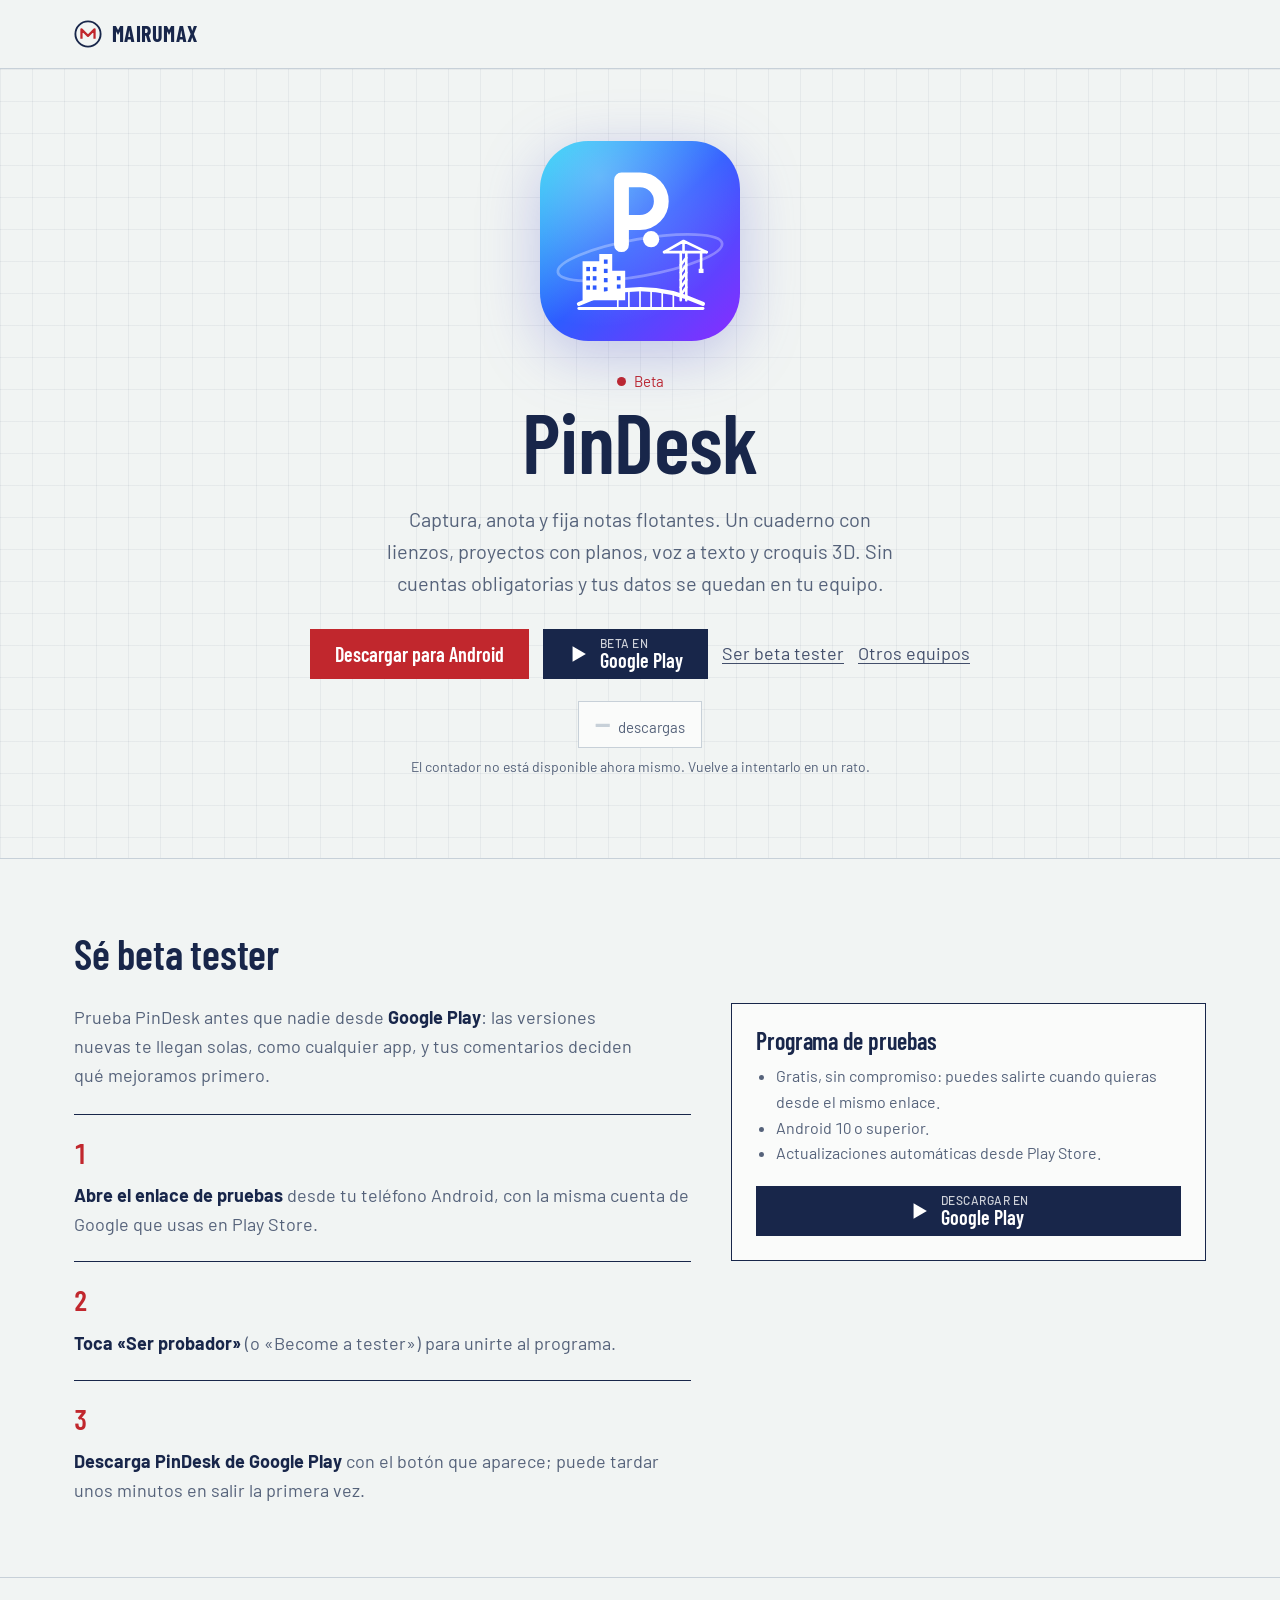
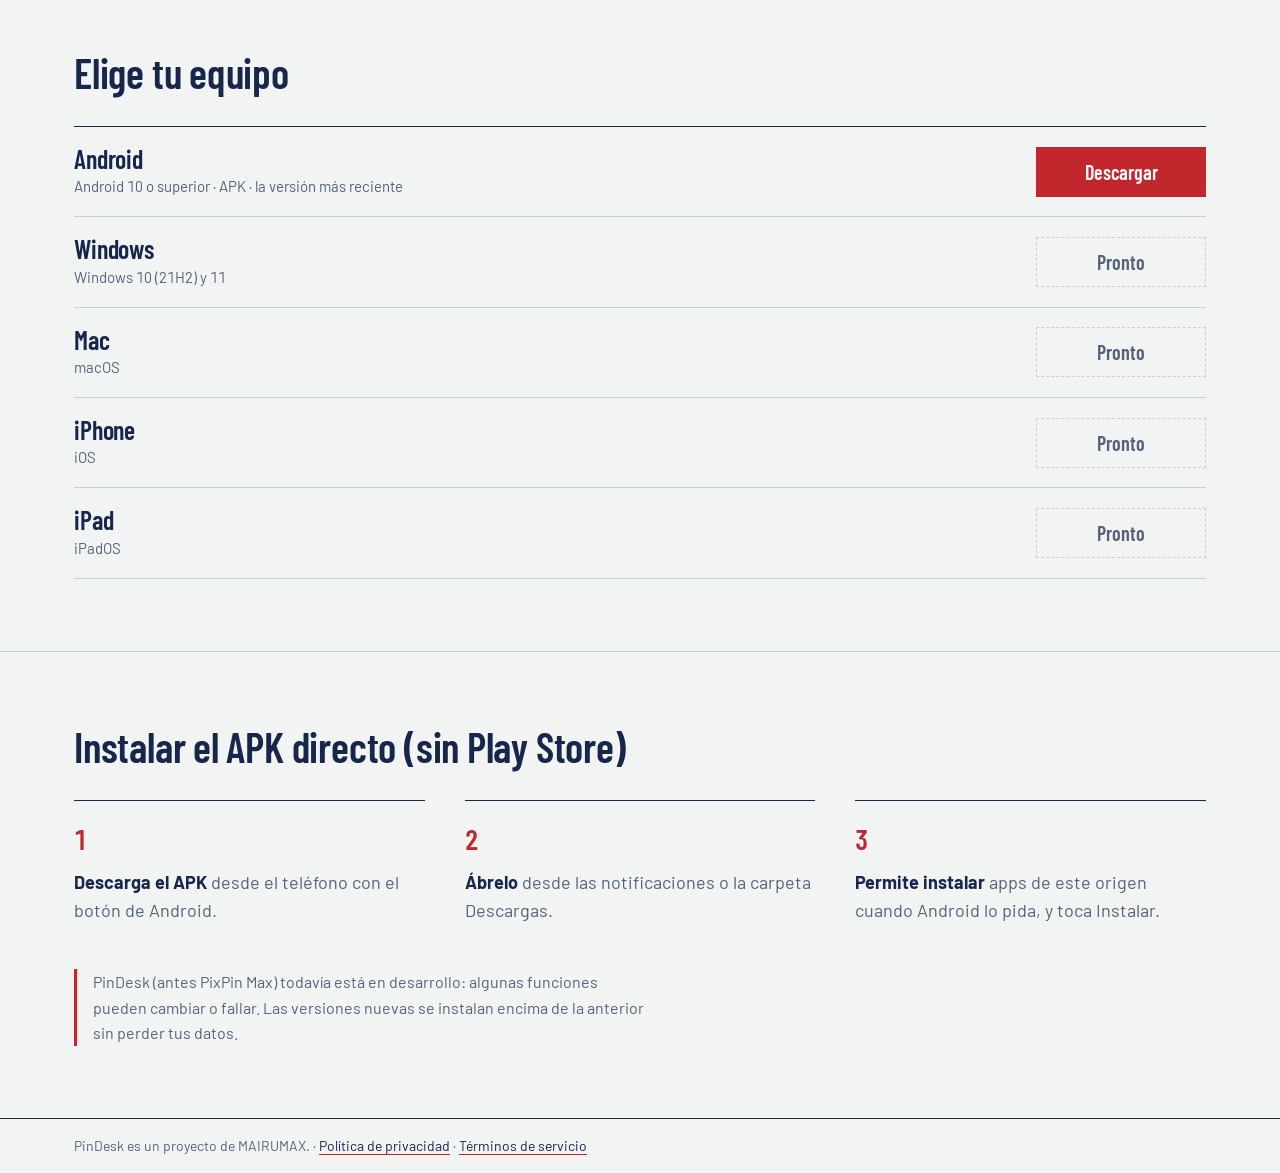
<file: pindesk-android.html>
<!doctype html>
<html lang="es">
<head>
<meta charset="utf-8">
<meta name="viewport" content="width=device-width, initial-scale=1, viewport-fit=cover">
<title>Descargar PinDesk</title>
<meta name="description" content="Descarga PinDesk: captura, anota y fija notas flotantes; proyectos con planos, voz a texto y croquis 3D. Android ya disponible; Windows, Mac, iPhone y iPad pronto.">
<!-- Página suelta: no la enlaza ninguna otra página y no aparece en buscadores. -->
<meta name="robots" content="noindex, nofollow">
<meta name="theme-color" content="#F1F4F3">
<link rel="icon" href="img/pindesk-logo.svg" type="image/svg+xml">
<link rel="preconnect" href="https://fonts.googleapis.com">
<link rel="preconnect" href="https://fonts.gstatic.com" crossorigin>
<link href="https://fonts.googleapis.com/css2?family=Barlow+Condensed:wght@500;600;700&family=Barlow:wght@400;500;600&display=swap" rel="stylesheet">
<link rel="stylesheet" href="estilo.css">
<style>
.solo{min-height:100vh;display:flex;flex-direction:column}
.top{border-bottom:1px solid var(--rule)}
.top .wrap{height:var(--head);display:flex;align-items:center;gap:10px;font-family:var(--f-display);font-weight:700;font-size:22px;letter-spacing:.02em}
main{flex:1}
/* Portada centrada: el logo es el protagonista */
.hero{padding-block:72px 80px;text-align:center}
.hero .wrap{display:flex;flex-direction:column;align-items:center}
.logo-big{width:clamp(150px,22vw,200px);height:auto;filter:drop-shadow(0 14px 30px rgba(60,70,200,.28))}
.hero .status{margin-top:28px}
h1{font-size:clamp(48px,7vw,84px);line-height:.95;margin-top:8px}
.lead{font-size:20px;color:var(--pencil);max-width:46ch;margin-top:22px}
.hero .ctas{justify-content:center;margin-top:30px}

/* El contador, discreto bajo el botón */
.counter{display:inline-flex;align-items:baseline;gap:8px;margin-top:22px;padding:8px 16px;border:1px solid var(--rule);background:var(--sheet)}
.counter output{font-family:var(--f-display);font-weight:700;font-size:26px;line-height:1;color:var(--ink)}
.counter output.off{color:var(--rule)}
.counter small{font-size:15px;color:var(--pencil)}
.count-note{margin-top:8px;font-size:14px;color:var(--pencil)}

section.block{padding-block:72px;border-top:1px solid var(--rule)}
.block h2{font-size:clamp(30px,3.6vw,42px)}

/* Plataformas: una lista con regla, como un cuadro de un plano */
.platforms{list-style:none;margin:32px 0 0;padding:0;border-top:1.5px solid var(--ink)}
.platforms li{display:grid;grid-template-columns:minmax(0,1fr) auto;gap:16px 24px;align-items:center;padding:18px 0;border-bottom:1px solid var(--rule)}
.platforms h3{font-size:26px}
.platforms p{font-size:15px;color:var(--pencil);margin-top:2px}
.platforms .btn{min-width:170px}
.soon{display:inline-flex;align-items:center;justify-content:center;min-height:50px;min-width:170px;padding:0 24px;border:1.5px dashed var(--rule);font-family:var(--f-display);font-weight:600;font-size:20px;color:var(--pencil);cursor:default;user-select:none}
@media (max-width:560px){.platforms li{grid-template-columns:1fr}.platforms .btn,.soon{width:100%}}

.steps{list-style:none;margin:32px 0 0;padding:0;display:grid;grid-template-columns:repeat(3,minmax(0,1fr));gap:40px;counter-reset:p}
.steps li{border-top:1.5px solid var(--ink);padding-top:16px;color:var(--pencil);counter-increment:p}
.steps li::before{content:counter(p);display:block;font-family:var(--f-display);font-weight:600;font-size:28px;color:var(--red);margin-bottom:6px}
.steps li b{color:var(--ink)}
.note{margin-top:44px;padding-left:16px;border-left:3px solid var(--red);max-width:64ch;color:var(--pencil);font-size:16px}

.foot{border-top:1.5px solid var(--ink)}
.foot p{padding-block:16px;font-size:14px;color:var(--pencil)}
@media (max-width:860px){.steps{grid-template-columns:1fr;gap:28px}}
@media (max-width:560px){.hero{padding-block:48px 64px}}
  .ctas{display:flex;flex-wrap:wrap;gap:14px;align-items:center;justify-content:center}
  .ctas .otros{color:inherit;opacity:.8;text-decoration:underline;text-underline-offset:3px}
  .btn-play{gap:10px;background:var(--ink);border-color:var(--ink);color:#fff}
  .btn-play:hover{background:#0E1730;border-color:#0E1730;color:#fff}
  .btn-play small{display:block;font-family:var(--f-body);font-weight:500;font-size:12px;letter-spacing:.04em;opacity:.8;text-transform:uppercase}
  .btn-play span{display:flex;flex-direction:column;align-items:flex-start;line-height:1.05}
  .beta-box{display:grid;grid-template-columns:minmax(0,1.3fr) minmax(0,1fr);gap:40px;margin-top:28px;align-items:start}
  .beta-box .intro{color:var(--pencil);max-width:56ch}
  .beta-box .intro b{color:var(--ink)}
  .beta-card{border:1.5px solid var(--ink);background:var(--sheet);padding:24px}
  .beta-card h3{font-size:24px}
  .beta-card ul{margin:10px 0 20px;padding-left:20px;color:var(--pencil);font-size:16px}
  .beta-card .btn{width:100%}
  .beta-box .steps{grid-template-columns:1fr;gap:22px;margin-top:24px}
  @media (max-width:860px){.beta-box{grid-template-columns:1fr;gap:28px}}
</style>
</head>
<body class="solo">

<div class="top">
  <div class="wrap">
    <svg width="28" height="28" viewBox="0 0 30 30" aria-hidden="true"><circle cx="15" cy="15" r="13.5" fill="none" stroke="#18264A" stroke-width="2"/><path d="M8 20V10l7 7 7-7v10" fill="none" stroke="#C1272D" stroke-width="2.4" stroke-linejoin="round"/></svg>
    MAIRUMAX
  </div>
</div>

<main>
<section class="hero drafting">
  <div class="wrap">
    <img class="logo-big" src="img/pindesk-logo.svg" alt="Logo de PinDesk" width="200" height="200">
    <span class="status beta">Beta</span>
    <h1>PinDesk</h1>
    <p class="lead">Captura, anota y fija notas flotantes. Un cuaderno con lienzos, proyectos con planos, voz a texto y croquis 3D. Sin cuentas obligatorias y tus datos se quedan en tu equipo.</p>
    <div class="ctas">
      <a class="btn btn-red" id="bajarYa" href="https://github.com/1xmanMAX/PINDESK-/releases/latest/download/PinDesk-Android.apk" rel="noopener" download data-umami-event="descarga" data-umami-event-plataforma="Android">Descargar para Android</a>
      <a class="btn btn-play" href="https://play.google.com/apps/testing/com.mairumax.pindesk" rel="noopener" target="_blank" data-umami-event="google-play" data-umami-event-lugar="portada"><svg class="play-ico" viewBox="0 0 24 24" width="22" height="22" aria-hidden="true"><path d="M5 3.5v17l14.5-8.5z" fill="currentColor"/></svg><span><small>Beta en</small>Google Play</span></a>
      <a class="otros" href="#beta">Ser beta tester</a>
      <a class="otros" href="#descargar">Otros equipos</a>
    </div>
    <div class="counter" aria-live="polite">
      <output id="count" class="off">—</output>
      <small>descargas</small>
    </div>
    <p class="count-note" id="countNote" hidden></p>
  </div>
</section>

<section class="block" id="beta">
  <div class="wrap">
    <h2>Sé beta tester</h2>
    <div class="beta-box">
      <div>
        <p class="intro">Prueba PinDesk antes que nadie desde <b>Google Play</b>: las versiones nuevas te llegan solas, como cualquier app, y tus comentarios deciden qué mejoramos primero.</p>
        <ol class="steps">
          <li><b>Abre el enlace de pruebas</b> desde tu teléfono Android, con la misma cuenta de Google que usas en Play Store.</li>
          <li><b>Toca «Ser probador»</b> (o «Become a tester») para unirte al programa.</li>
          <li><b>Descarga PinDesk de Google Play</b> con el botón que aparece; puede tardar unos minutos en salir la primera vez.</li>
        </ol>
      </div>
      <aside class="beta-card">
        <h3>Programa de pruebas</h3>
        <ul>
          <li>Gratis, sin compromiso: puedes salirte cuando quieras desde el mismo enlace.</li>
          <li>Android 10 o superior.</li>
          <li>Actualizaciones automáticas desde Play Store.</li>
        </ul>
        <a class="btn btn-play" href="https://play.google.com/apps/testing/com.mairumax.pindesk" rel="noopener" target="_blank" data-umami-event="google-play" data-umami-event-lugar="beta"><svg class="play-ico" viewBox="0 0 24 24" width="22" height="22" aria-hidden="true"><path d="M5 3.5v17l14.5-8.5z" fill="currentColor"/></svg><span><small>Descargar en</small>Google Play</span></a>
      </aside>
    </div>
  </div>
</section>

<section class="block" id="descargar">
  <div class="wrap">
    <h2>Elige tu equipo</h2>
    <ul class="platforms" id="platforms"></ul>
  </div>
</section>

<section class="block">
  <div class="wrap">
    <h2>Instalar el APK directo (sin Play Store)</h2>
    <ol class="steps">
      <li><b>Descarga el APK</b> desde el teléfono con el botón de Android.</li>
      <li><b>Ábrelo</b> desde las notificaciones o la carpeta Descargas.</li>
      <li><b>Permite instalar</b> apps de este origen cuando Android lo pida, y toca Instalar.</li>
    </ol>
    <p class="note">PinDesk (antes PixPin Max) todavía está en desarrollo: algunas funciones pueden cambiar o fallar. Las versiones nuevas se instalan encima de la anterior sin perder tus datos.</p>
  </div>
</section>
</main>

<footer class="foot">
  <p class="wrap">PinDesk es un proyecto de MAIRUMAX. · <a href="pindesk-privacidad.html">Política de privacidad</a> · <a href="pindesk-terminos.html">Términos de servicio</a></p>
</footer>

<script>
(() => {
  // Todas las descargas públicas viven en el repo PINDESK- (los de cada app son privados).
  // Una plataforma se activa sola en cuanto su release tiene un archivo que encaje con `match`;
  // mientras no, sale como «Pronto». El contador suma las bajadas de todos esos archivos.
  const REPO = '1xmanMAX/PINDESK-';
  // **Descarga directa y siempre de la última** (10-nov-2026): GitHub sirve en este enlace el APK de la release más
  // nueva publicada (no las de prueba), así que cada versión que se publique en PINDESK- sale aquí sola, sin tocar
  // la página. La lista de abajo la usa solo para enseñar versión, tamaño y fecha.
  const ULTIMO_APK = `https://github.com/${REPO}/releases/latest/download/PinDesk-Android.apk`;

  // **Estadísticas de visitantes** con Umami (cloud.umami.is): sin cookies y sin datos personales.
  // Da país/región/ciudad, dispositivo, sistema, navegador, idioma, de dónde vienen (WhatsApp,
  // LinkedIn…, y las campañas ?utm_source=) y el evento «descarga» con su plataforma.
  // Mientras UMAMI_ID esté vacío no se carga nada.
  const UMAMI_ID = 'cba4e95f-79f4-4ba8-a6af-ced3064a9bae';
  if (UMAMI_ID) {
    const s = document.createElement('script');
    s.defer = true;
    s.src = 'https://cloud.umami.is/script.js';
    s.dataset.websiteId = UMAMI_ID;
    s.dataset.domains = 'mairumax.me,www.mairumax.me';  // las pruebas en local no cuentan
    document.head.append(s);
  }
  const PLATFORMS = [
    { id: 'android', name: 'Android', req: 'Android 10 o superior · APK', match: /\.apk$/i },
    { id: 'windows', name: 'Windows', req: 'Windows 10 (21H2) y 11', match: /windows.*\.(zip|exe|msi|msix)$/i },
    { id: 'mac',     name: 'Mac',     req: 'macOS', match: /(mac|macos).*\.(dmg|pkg|zip)$|\.dmg$|\.pkg$/i },
    { id: 'iphone',  name: 'iPhone',  req: 'iOS', match: /iphone.*\.ipa$/i },
    { id: 'ipad',    name: 'iPad',    req: 'iPadOS', match: /ipad.*\.ipa$/i },
  ];
  const $ = (id) => document.getElementById(id);
  const el = (tag, attrs = {}, text) => { const e = document.createElement(tag); for (const k in attrs) e.setAttribute(k, attrs[k]); if (text != null) e.textContent = text; return e; };
  const fmt = new Intl.NumberFormat('es-PE');
  const fecha = (s) => new Date(s).toLocaleDateString('es-PE', { day: 'numeric', month: 'long', year: 'numeric' });
  const mb = (b) => (b / 1048576).toFixed(0) + ' MB';
  const version = (tag) => tag.replace(/^(android|windows|mac|ios|ipad|iphone)-/i, '').replace(/^v/, '');

  // Pinta la lista: cada plataforma con su botón o con «Pronto».
  const rows = {};
  PLATFORMS.forEach(p => {
    const li = el('li'), info = el('div');
    info.append(el('h3', {}, p.name), el('p', {}, p.req));
    const action = el('span', { class: 'soon', 'aria-label': `${p.name}: disponible pronto` }, 'Pronto');
    li.append(info, action);
    $('platforms').append(li);
    rows[p.id] = { li, info, action };
  });

  const enable = (p, rel, asset) => {
    const r = rows[p.id];
    const a = el('a', { class: 'btn btn-red', href: asset.browser_download_url, rel: 'noopener', download: '' }, `Descargar`);
    a.setAttribute('aria-label', `Descargar PinDesk para ${p.name}`);
    a.dataset.umamiEvent = 'descarga';
    a.dataset.umamiEventPlataforma = p.name;
    if (rel.tag_name) a.dataset.umamiEventVersion = version(rel.tag_name);
    r.action.replaceWith(a);
    // El botón de arriba baja lo mismo que el de Android de la lista (y dice qué versión).
    if (p.id === 'android' && rel.tag_name) { const b = $('bajarYa'); b.href = asset.browser_download_url; b.textContent = `Descargar para Android · ${version(rel.tag_name)}`; b.dataset.umamiEventVersion = version(rel.tag_name); }
    r.info.querySelector('p').textContent = `${p.req} · versión ${version(rel.tag_name)} · ${mb(asset.size)} · ${fecha(rel.published_at)}`;
  };

  const releases = async () => {
    const all = [];
    for (let page = 1; page <= 5; page++) {
      const r = await fetch(`https://api.github.com/repos/${REPO}/releases?per_page=100&page=${page}`, { headers: { Accept: 'application/vnd.github+json' } });
      if (!r.ok) throw new Error(r.status);
      const batch = await r.json();
      all.push(...batch);
      if (batch.length < 100) break;
    }
    return all.filter(rel => !rel.draft).sort((a, b) => new Date(b.published_at) - new Date(a.published_at));
  };

  releases().then(list => {
    const isApp = (a) => PLATFORMS.some(p => p.match.test(a.name));
    const total = list.reduce((n, rel) => n + rel.assets.filter(isApp).reduce((m, a) => m + a.download_count, 0), 0);
    $('count').textContent = fmt.format(total);
    $('count').classList.remove('off');

    PLATFORMS.forEach(p => {
      for (const rel of list) {           // la más reciente primero
        const asset = rel.assets.find(a => p.match.test(a.name));
        if (asset) { enable(p, rel, asset); break; }
      }
    });
  }).catch(() => {
    $('countNote').textContent = 'El contador no está disponible ahora mismo. Vuelve a intentarlo en un rato.';
    $('countNote').hidden = false;
    // Sin la API, al menos Android sigue descargándose por su enlace fijo.
    enable(PLATFORMS[0], { tag_name: '', published_at: Date.now() }, { browser_download_url: ULTIMO_APK, size: 0 });
    rows.android.info.querySelector('p').textContent = `${PLATFORMS[0].req} · la versión más reciente`;
  });
})();
</script>
</body>
</html>
</file>
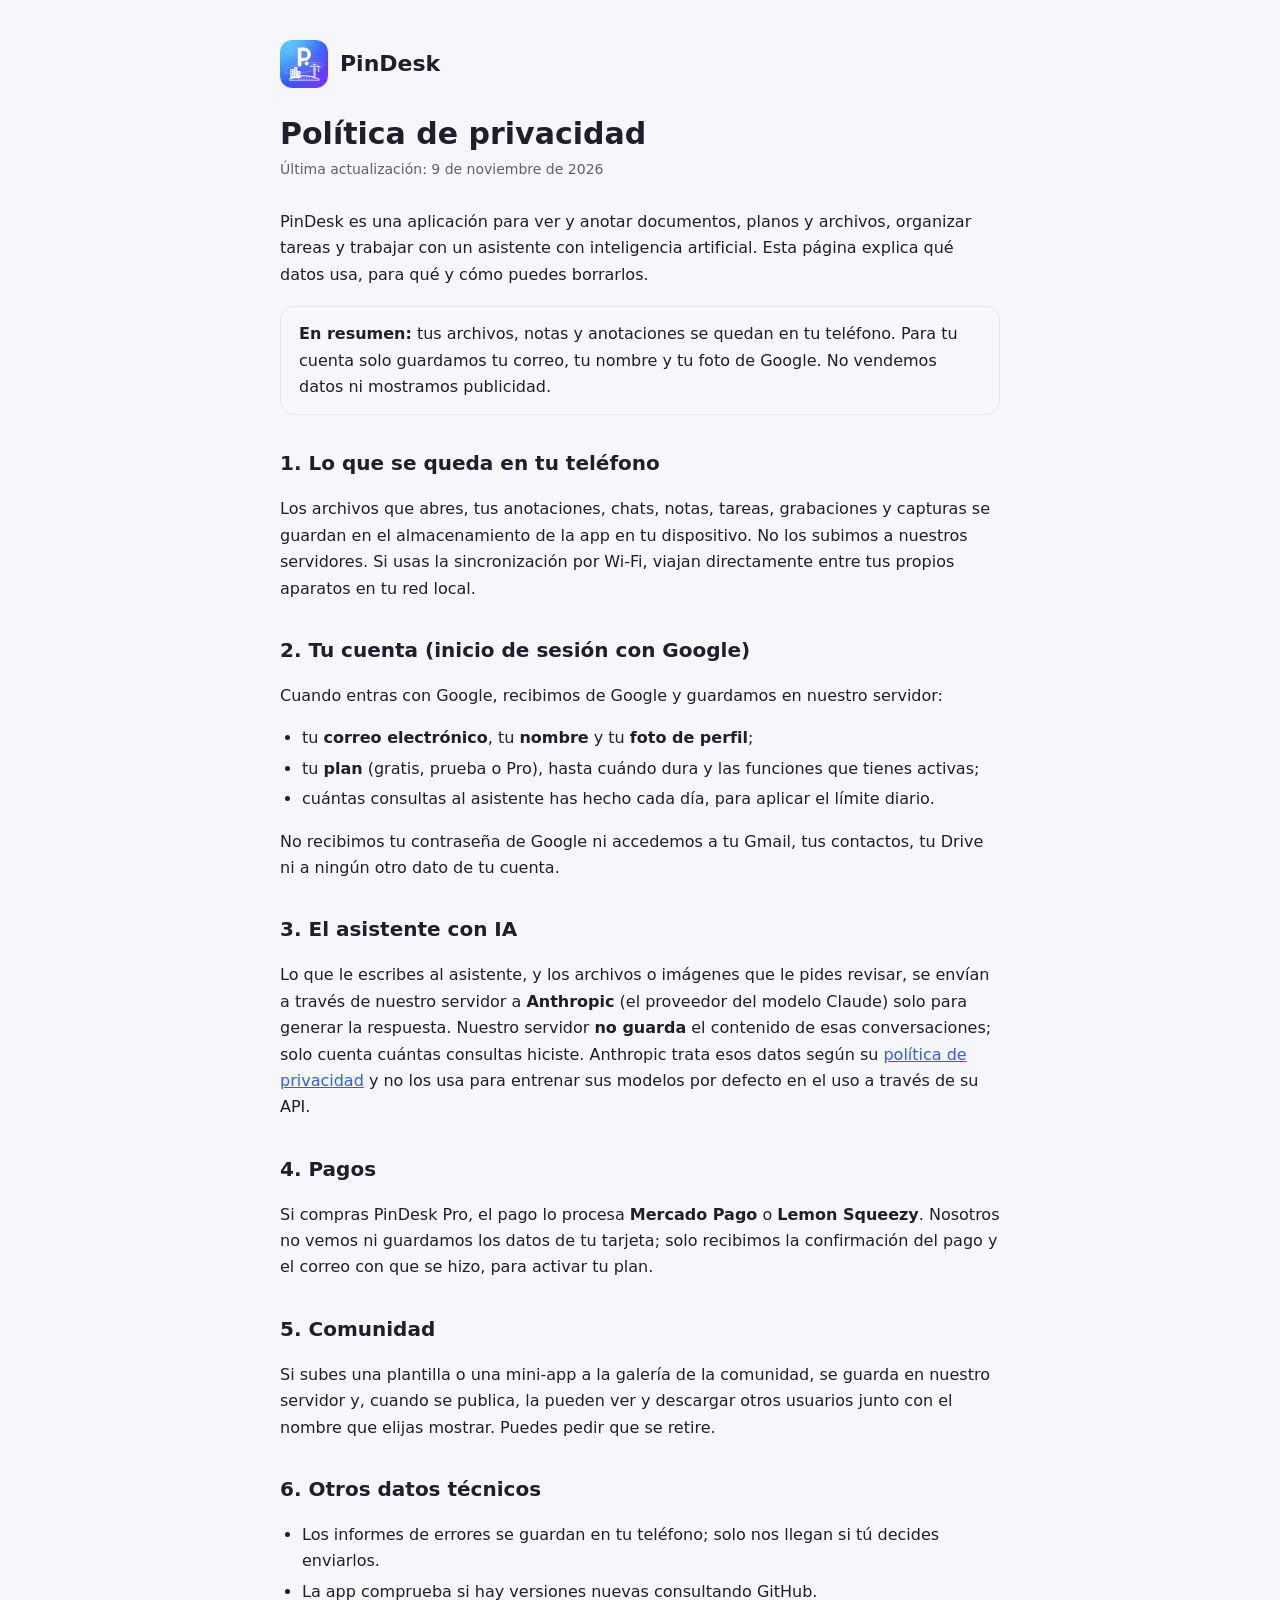
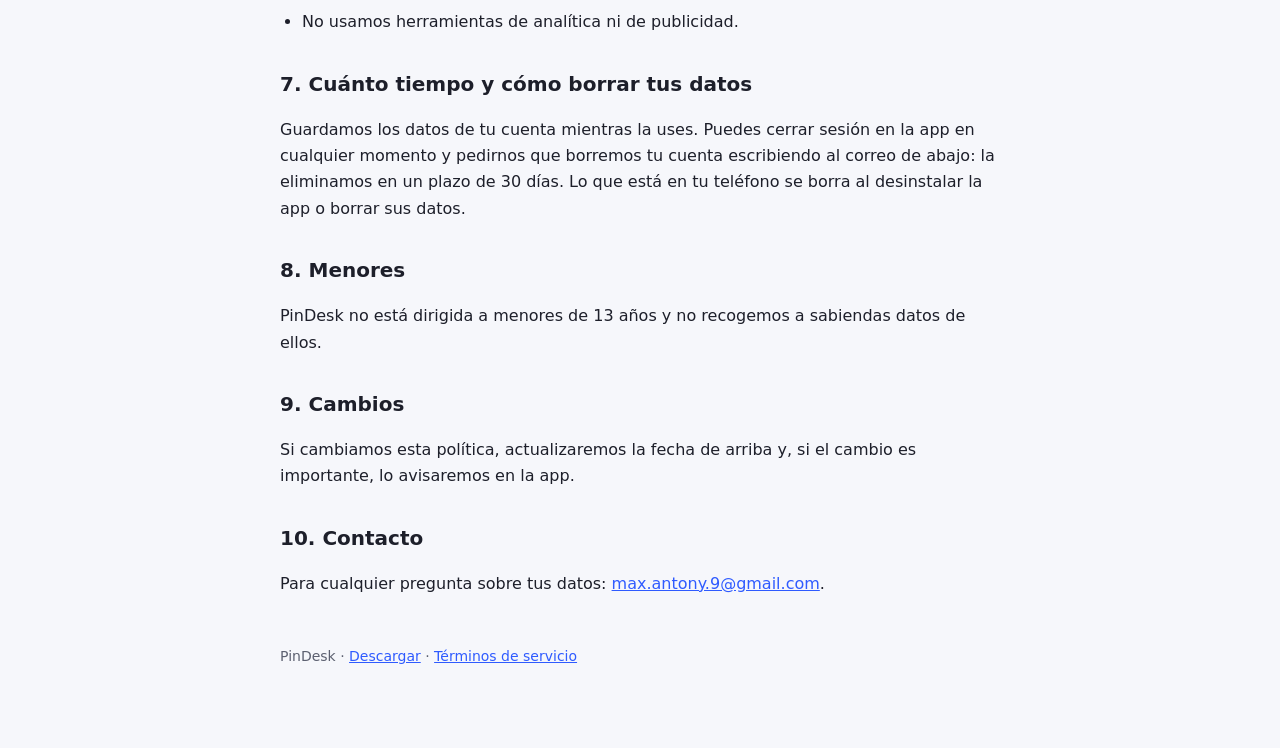
<file: pindesk-privacidad.html>
<!doctype html>
<html lang="es">
<head>
<meta charset="utf-8"><meta name="viewport" content="width=device-width, initial-scale=1">
<title>Política de privacidad · PinDesk</title>
<meta name="description" content="Qué datos usa PinDesk, para qué y cómo borrarlos.">
<link rel="icon" href="img/pindesk-logo.svg" type="image/svg+xml">
<link rel="stylesheet" href="estilo-legal.css">
</head>
<body><main>
<header><img src="img/pindesk-logo.svg" alt=""><b>PinDesk</b></header>
<h1>Política de privacidad</h1>
<div class="fecha">Última actualización: 9 de noviembre de 2026</div>

<p>PinDesk es una aplicación para ver y anotar documentos, planos y archivos, organizar tareas y trabajar con un
asistente con inteligencia artificial. Esta página explica qué datos usa, para qué y cómo puedes borrarlos.</p>

<div class="caja"><b>En resumen:</b> tus archivos, notas y anotaciones se quedan en tu teléfono. Para tu cuenta solo
guardamos tu correo, tu nombre y tu foto de Google. No vendemos datos ni mostramos publicidad.</div>

<h2>1. Lo que se queda en tu teléfono</h2>
<p>Los archivos que abres, tus anotaciones, chats, notas, tareas, grabaciones y capturas se guardan en el almacenamiento
de la app en tu dispositivo. No los subimos a nuestros servidores. Si usas la sincronización por Wi‑Fi, viajan
directamente entre tus propios aparatos en tu red local.</p>

<h2>2. Tu cuenta (inicio de sesión con Google)</h2>
<p>Cuando entras con Google, recibimos de Google y guardamos en nuestro servidor:</p>
<ul>
<li>tu <b>correo electrónico</b>, tu <b>nombre</b> y tu <b>foto de perfil</b>;</li>
<li>tu <b>plan</b> (gratis, prueba o Pro), hasta cuándo dura y las funciones que tienes activas;</li>
<li>cuántas consultas al asistente has hecho cada día, para aplicar el límite diario.</li>
</ul>
<p>No recibimos tu contraseña de Google ni accedemos a tu Gmail, tus contactos, tu Drive ni a ningún otro dato de tu
cuenta.</p>

<h2>3. El asistente con IA</h2>
<p>Lo que le escribes al asistente, y los archivos o imágenes que le pides revisar, se envían a través de nuestro
servidor a <b>Anthropic</b> (el proveedor del modelo Claude) solo para generar la respuesta. Nuestro servidor
<b>no guarda</b> el contenido de esas conversaciones; solo cuenta cuántas consultas hiciste. Anthropic trata esos datos
según su <a href="https://www.anthropic.com/legal/privacy" rel="noopener">política de privacidad</a> y no los usa para
entrenar sus modelos por defecto en el uso a través de su API.</p>

<h2>4. Pagos</h2>
<p>Si compras PinDesk Pro, el pago lo procesa <b>Mercado Pago</b> o <b>Lemon Squeezy</b>. Nosotros no vemos ni
guardamos los datos de tu tarjeta; solo recibimos la confirmación del pago y el correo con que se hizo, para activar
tu plan.</p>

<h2>5. Comunidad</h2>
<p>Si subes una plantilla o una mini‑app a la galería de la comunidad, se guarda en nuestro servidor y, cuando se
publica, la pueden ver y descargar otros usuarios junto con el nombre que elijas mostrar. Puedes pedir que se retire.</p>

<h2>6. Otros datos técnicos</h2>
<ul>
<li>Los informes de errores se guardan en tu teléfono; solo nos llegan si tú decides enviarlos.</li>
<li>La app comprueba si hay versiones nuevas consultando GitHub.</li>
<li>No usamos herramientas de analítica ni de publicidad.</li>
</ul>

<h2>7. Cuánto tiempo y cómo borrar tus datos</h2>
<p>Guardamos los datos de tu cuenta mientras la uses. Puedes cerrar sesión en la app en cualquier momento y pedirnos
que borremos tu cuenta escribiendo al correo de abajo: la eliminamos en un plazo de 30 días. Lo que está en tu
teléfono se borra al desinstalar la app o borrar sus datos.</p>

<h2>8. Menores</h2>
<p>PinDesk no está dirigida a menores de 13 años y no recogemos a sabiendas datos de ellos.</p>

<h2>9. Cambios</h2>
<p>Si cambiamos esta política, actualizaremos la fecha de arriba y, si el cambio es importante, lo avisaremos en la
app.</p>

<h2>10. Contacto</h2>
<p>Para cualquier pregunta sobre tus datos: <a href="mailto:max.antony.9@gmail.com">max.antony.9@gmail.com</a>.</p>

<footer>PinDesk · <a href="pindesk-android.html">Descargar</a> · <a href="pindesk-terminos.html">Términos de servicio</a></footer>
</main></body>
</html>
</file>
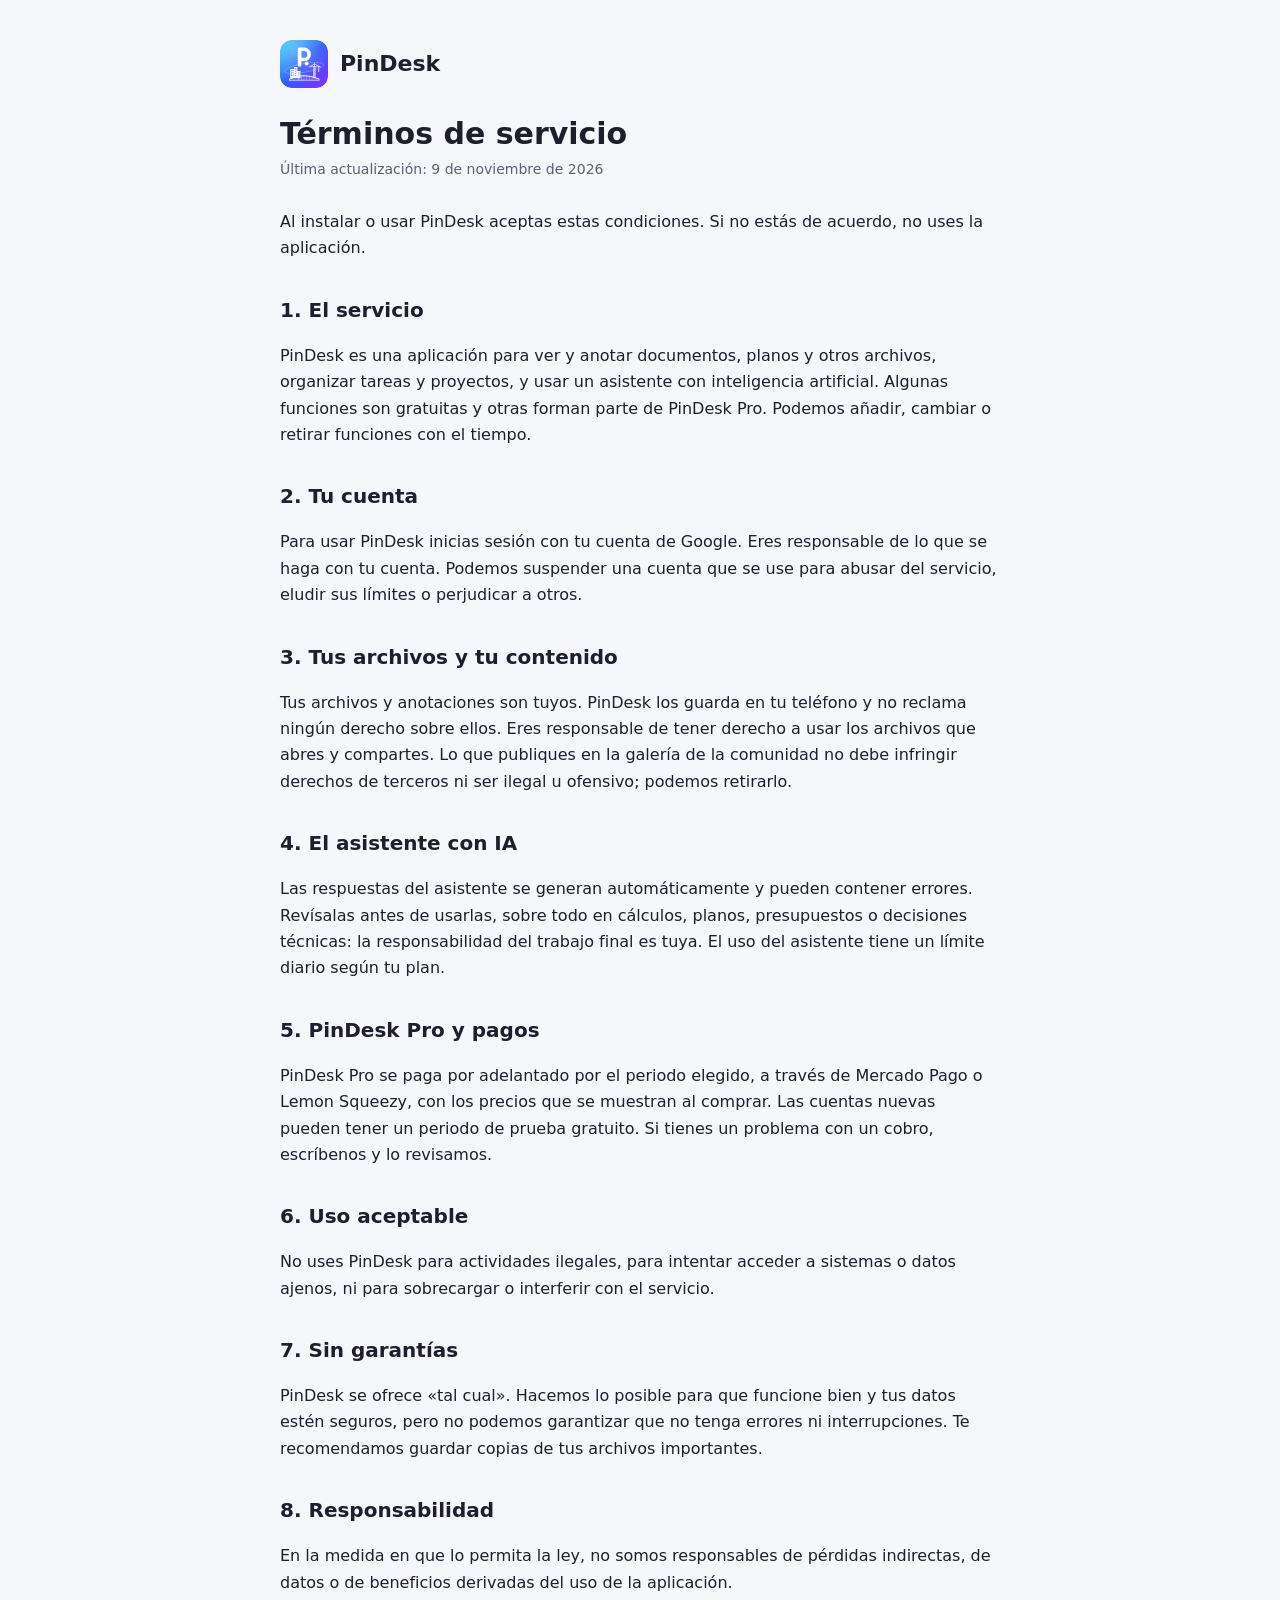
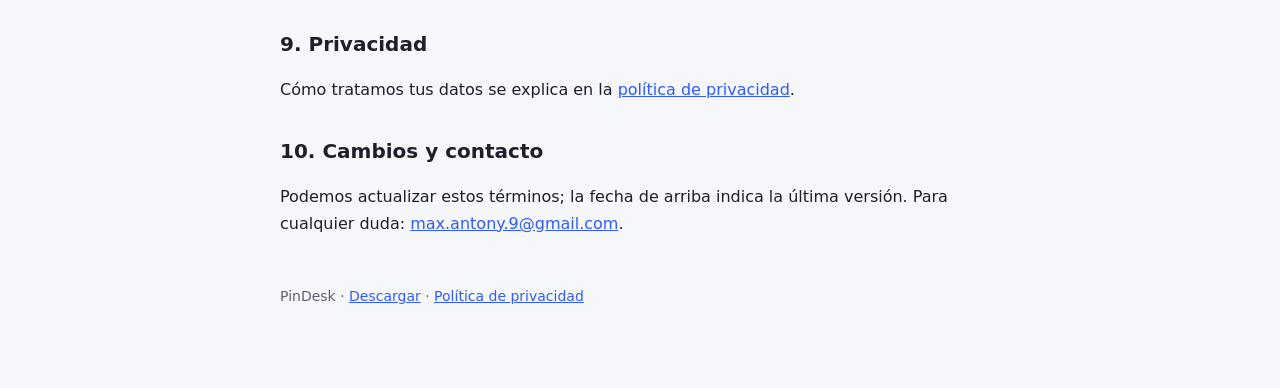
<file: pindesk-terminos.html>
<!doctype html>
<html lang="es">
<head>
<meta charset="utf-8"><meta name="viewport" content="width=device-width, initial-scale=1">
<title>Términos de servicio · PinDesk</title>
<meta name="description" content="Las condiciones de uso de PinDesk.">
<link rel="icon" href="img/pindesk-logo.svg" type="image/svg+xml">
<link rel="stylesheet" href="estilo-legal.css">
</head>
<body><main>
<header><img src="img/pindesk-logo.svg" alt=""><b>PinDesk</b></header>
<h1>Términos de servicio</h1>
<div class="fecha">Última actualización: 9 de noviembre de 2026</div>

<p>Al instalar o usar PinDesk aceptas estas condiciones. Si no estás de acuerdo, no uses la aplicación.</p>

<h2>1. El servicio</h2>
<p>PinDesk es una aplicación para ver y anotar documentos, planos y otros archivos, organizar tareas y proyectos, y
usar un asistente con inteligencia artificial. Algunas funciones son gratuitas y otras forman parte de PinDesk Pro.
Podemos añadir, cambiar o retirar funciones con el tiempo.</p>

<h2>2. Tu cuenta</h2>
<p>Para usar PinDesk inicias sesión con tu cuenta de Google. Eres responsable de lo que se haga con tu cuenta. Podemos
suspender una cuenta que se use para abusar del servicio, eludir sus límites o perjudicar a otros.</p>

<h2>3. Tus archivos y tu contenido</h2>
<p>Tus archivos y anotaciones son tuyos. PinDesk los guarda en tu teléfono y no reclama ningún derecho sobre ellos.
Eres responsable de tener derecho a usar los archivos que abres y compartes. Lo que publiques en la galería de la
comunidad no debe infringir derechos de terceros ni ser ilegal u ofensivo; podemos retirarlo.</p>

<h2>4. El asistente con IA</h2>
<p>Las respuestas del asistente se generan automáticamente y pueden contener errores. Revísalas antes de usarlas,
sobre todo en cálculos, planos, presupuestos o decisiones técnicas: la responsabilidad del trabajo final es tuya. El
uso del asistente tiene un límite diario según tu plan.</p>

<h2>5. PinDesk Pro y pagos</h2>
<p>PinDesk Pro se paga por adelantado por el periodo elegido, a través de Mercado Pago o Lemon Squeezy, con los
precios que se muestran al comprar. Las cuentas nuevas pueden tener un periodo de prueba gratuito. Si tienes un
problema con un cobro, escríbenos y lo revisamos.</p>

<h2>6. Uso aceptable</h2>
<p>No uses PinDesk para actividades ilegales, para intentar acceder a sistemas o datos ajenos, ni para sobrecargar o
interferir con el servicio.</p>

<h2>7. Sin garantías</h2>
<p>PinDesk se ofrece «tal cual». Hacemos lo posible para que funcione bien y tus datos estén seguros, pero no podemos
garantizar que no tenga errores ni interrupciones. Te recomendamos guardar copias de tus archivos importantes.</p>

<h2>8. Responsabilidad</h2>
<p>En la medida en que lo permita la ley, no somos responsables de pérdidas indirectas, de datos o de beneficios
derivadas del uso de la aplicación.</p>

<h2>9. Privacidad</h2>
<p>Cómo tratamos tus datos se explica en la <a href="pindesk-privacidad.html">política de privacidad</a>.</p>

<h2>10. Cambios y contacto</h2>
<p>Podemos actualizar estos términos; la fecha de arriba indica la última versión. Para cualquier duda:
<a href="mailto:max.antony.9@gmail.com">max.antony.9@gmail.com</a>.</p>

<footer>PinDesk · <a href="pindesk-android.html">Descargar</a> · <a href="pindesk-privacidad.html">Política de privacidad</a></footer>
</main></body>
</html>
</file>
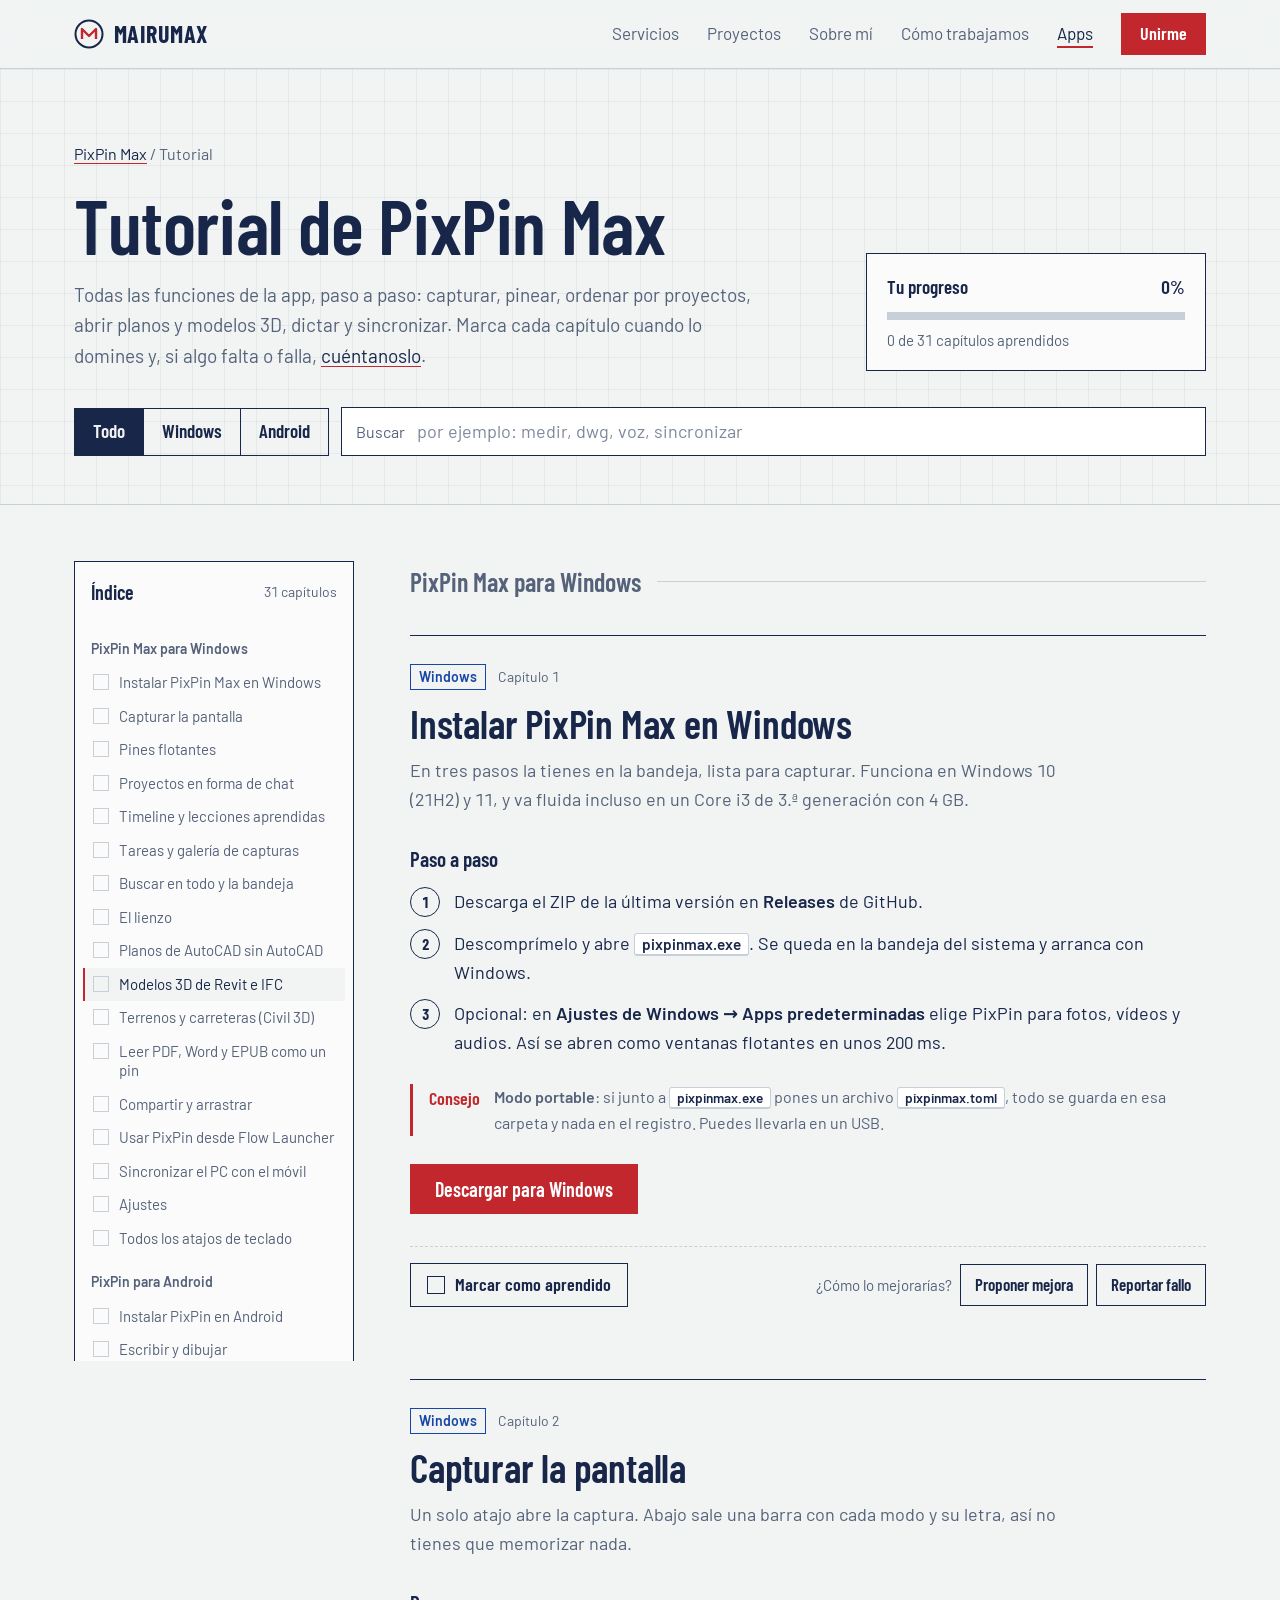
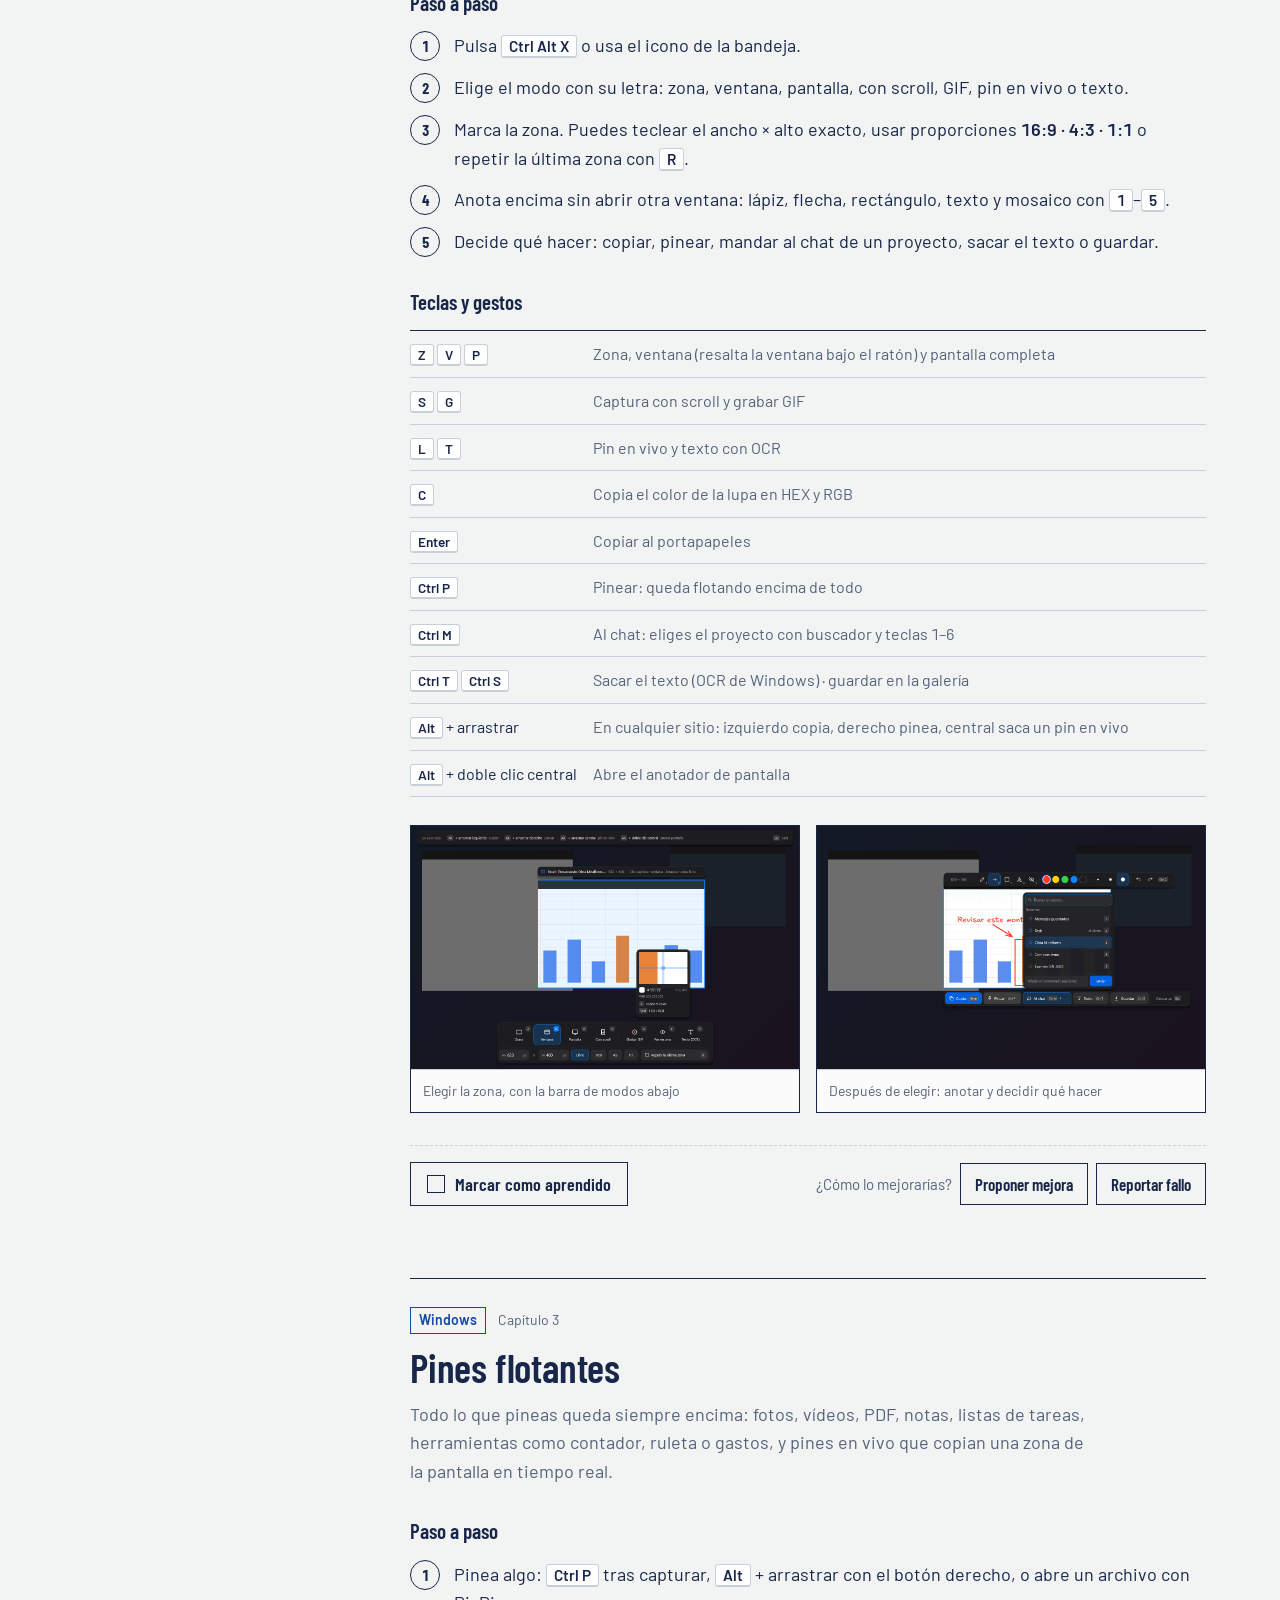
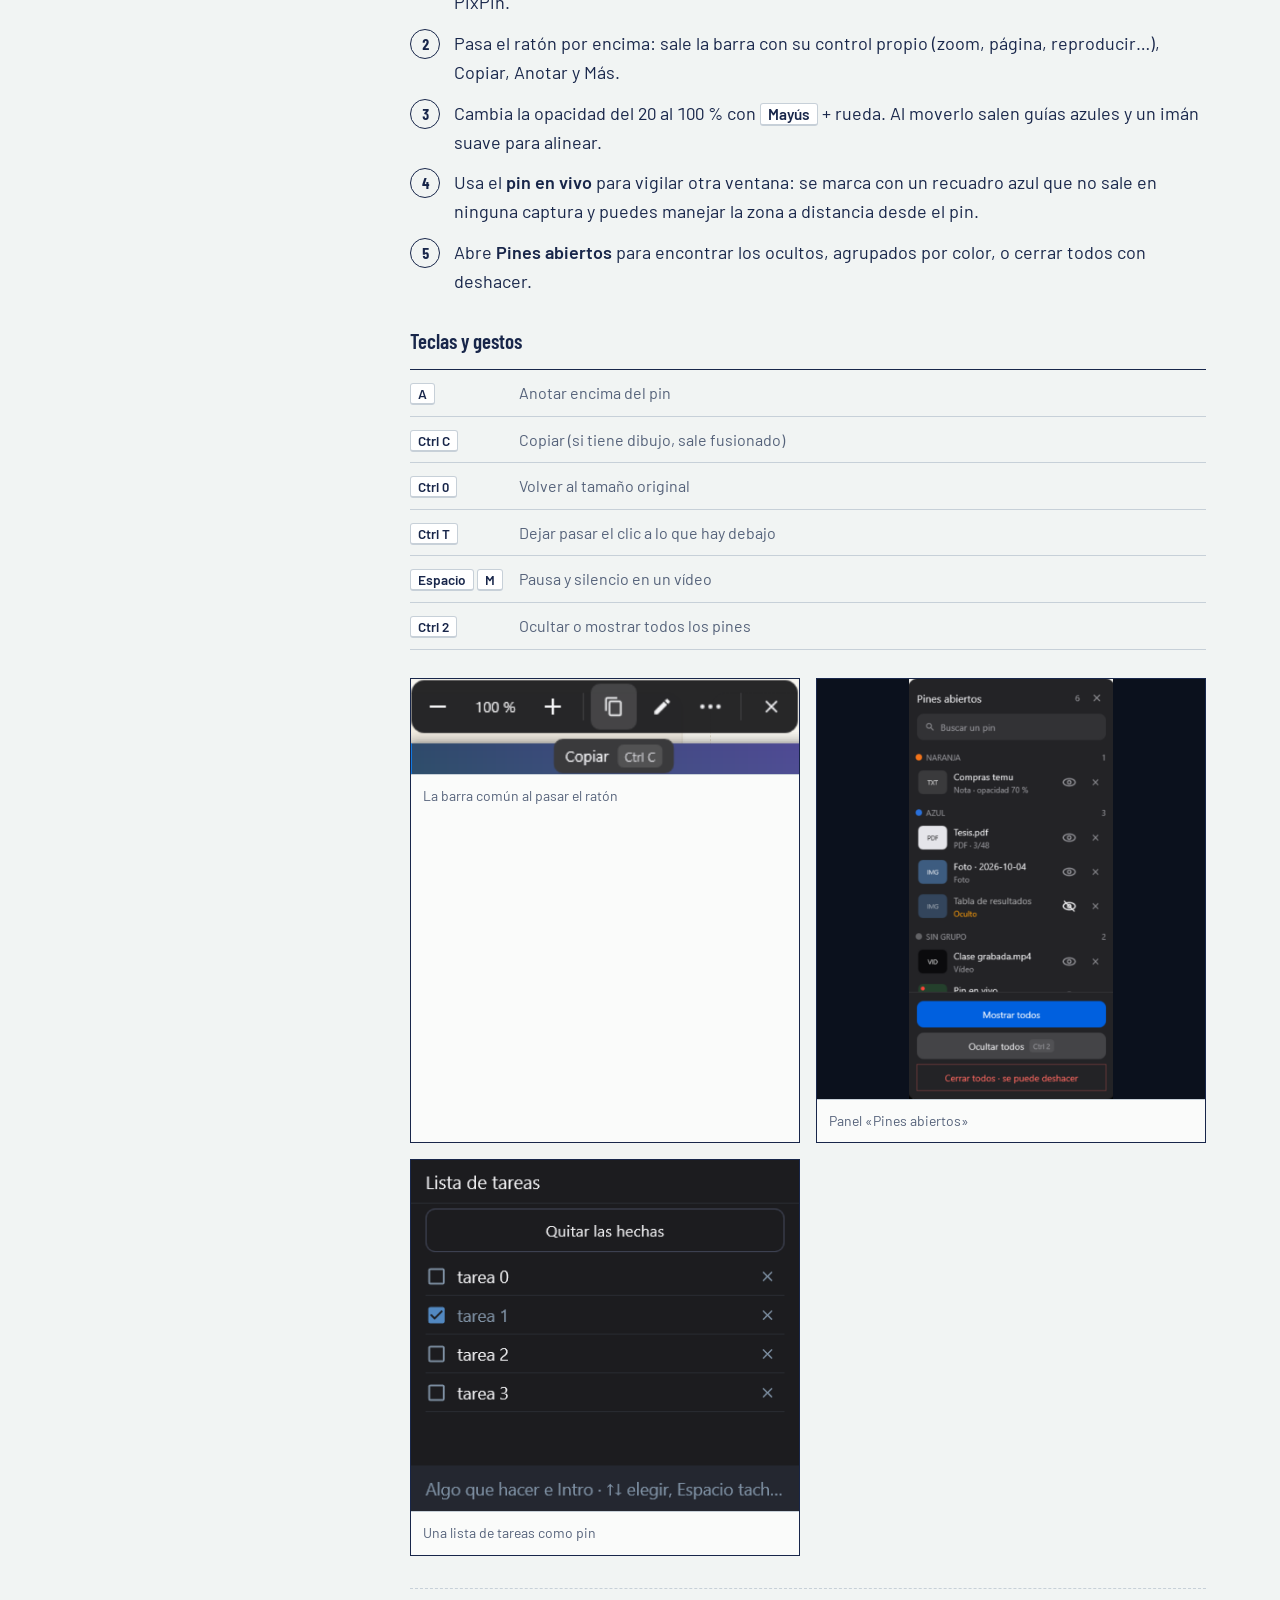
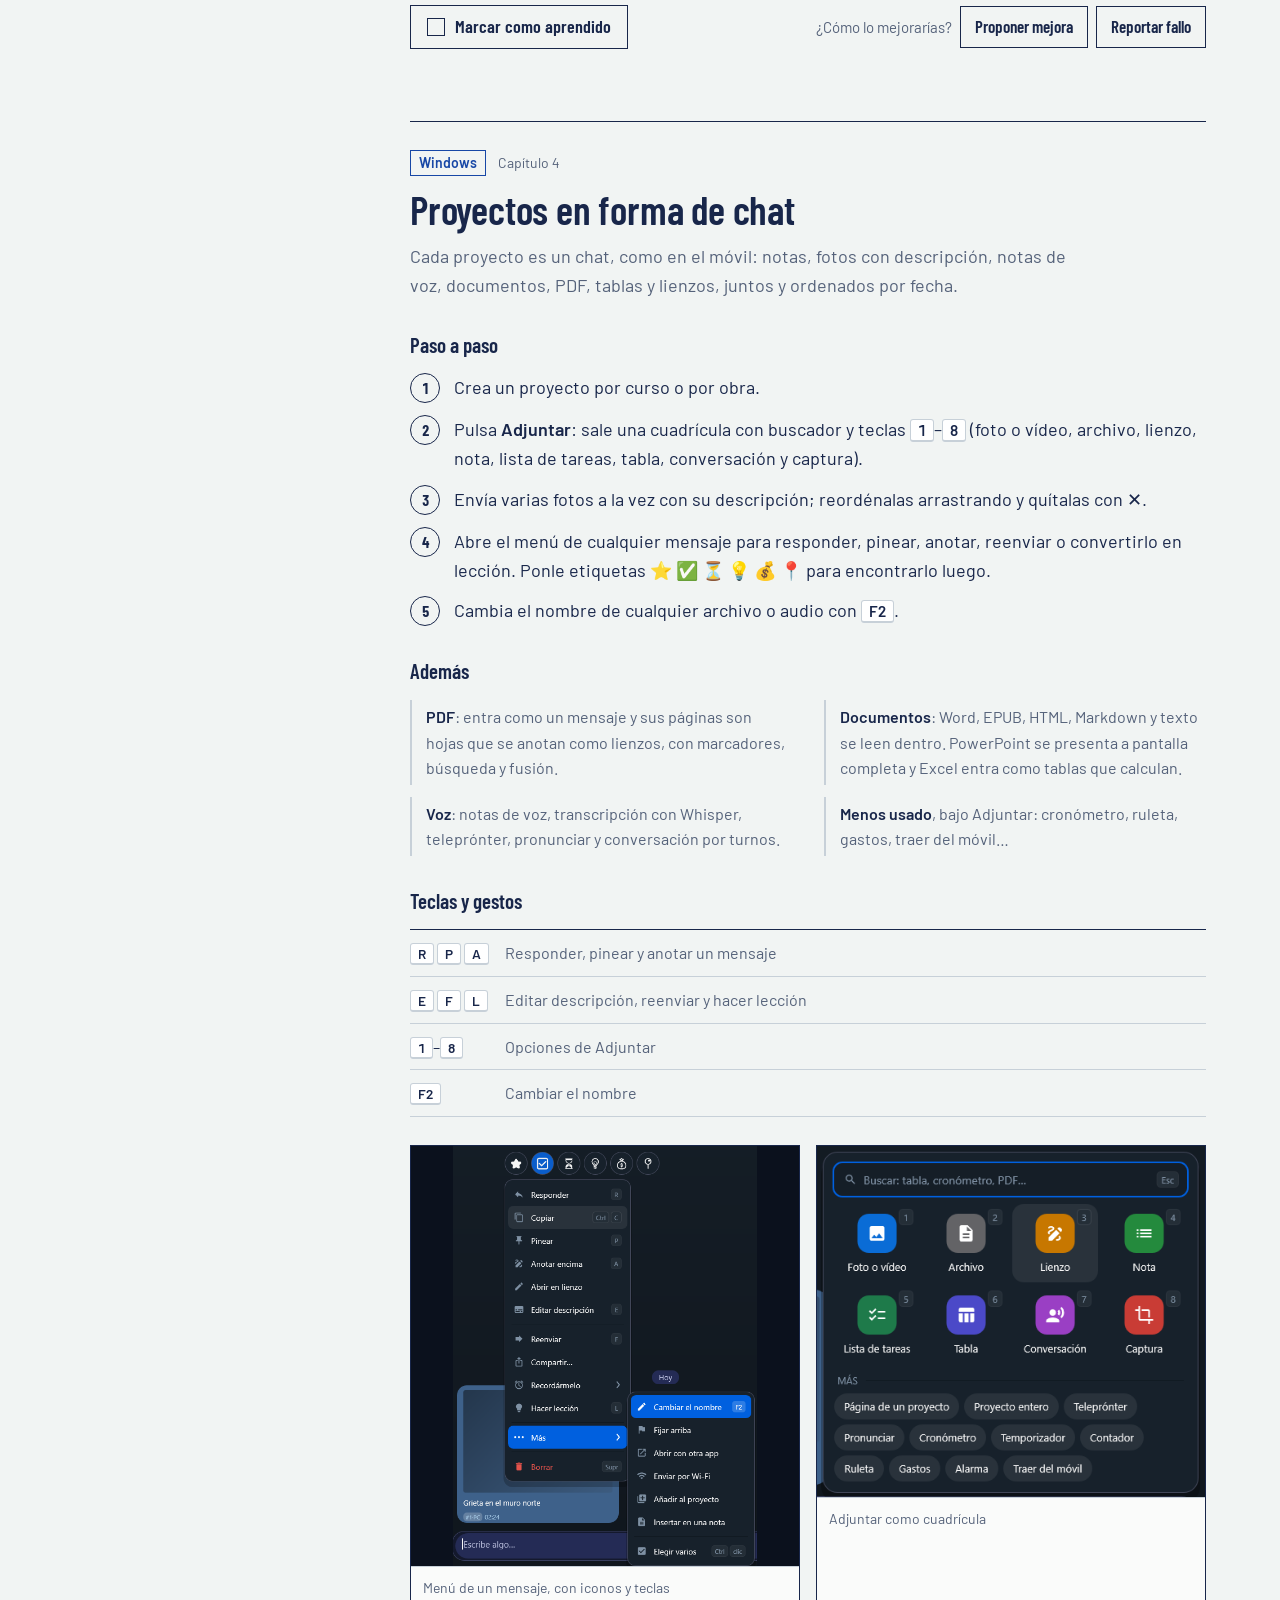
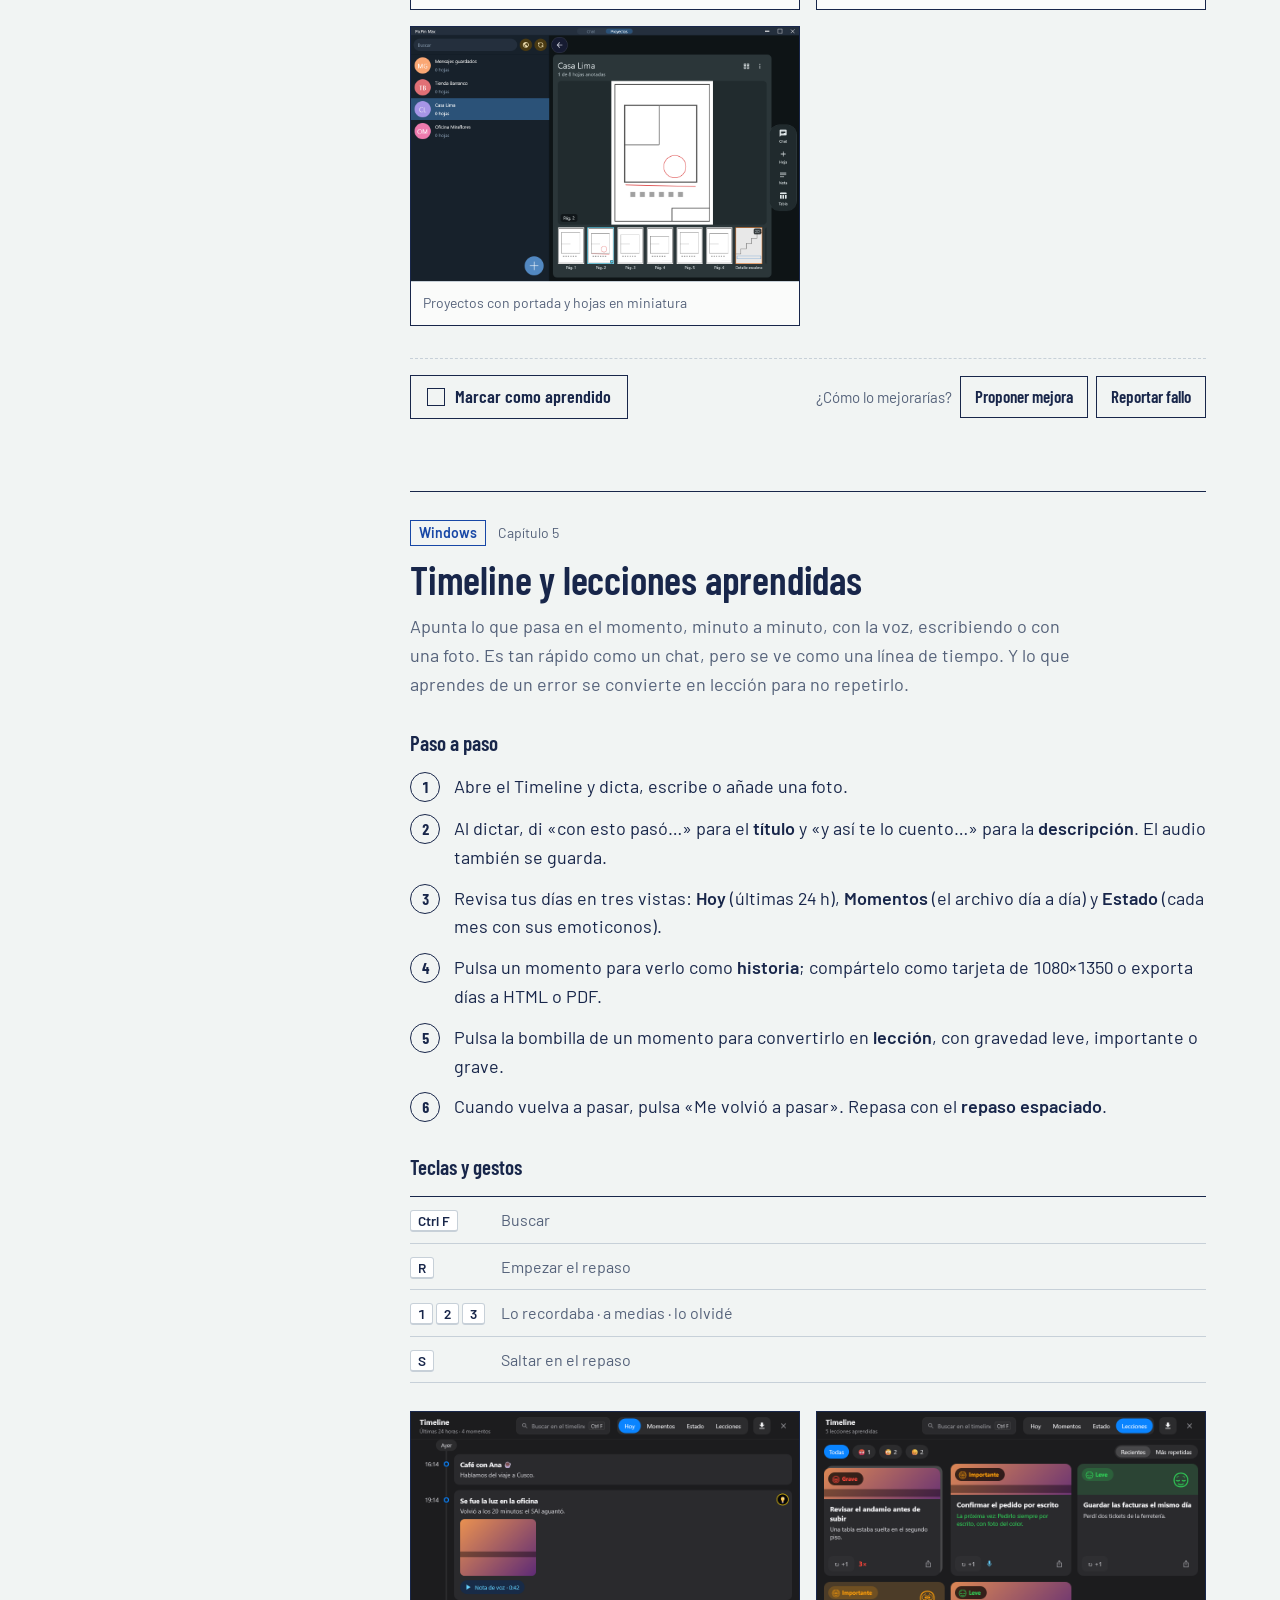
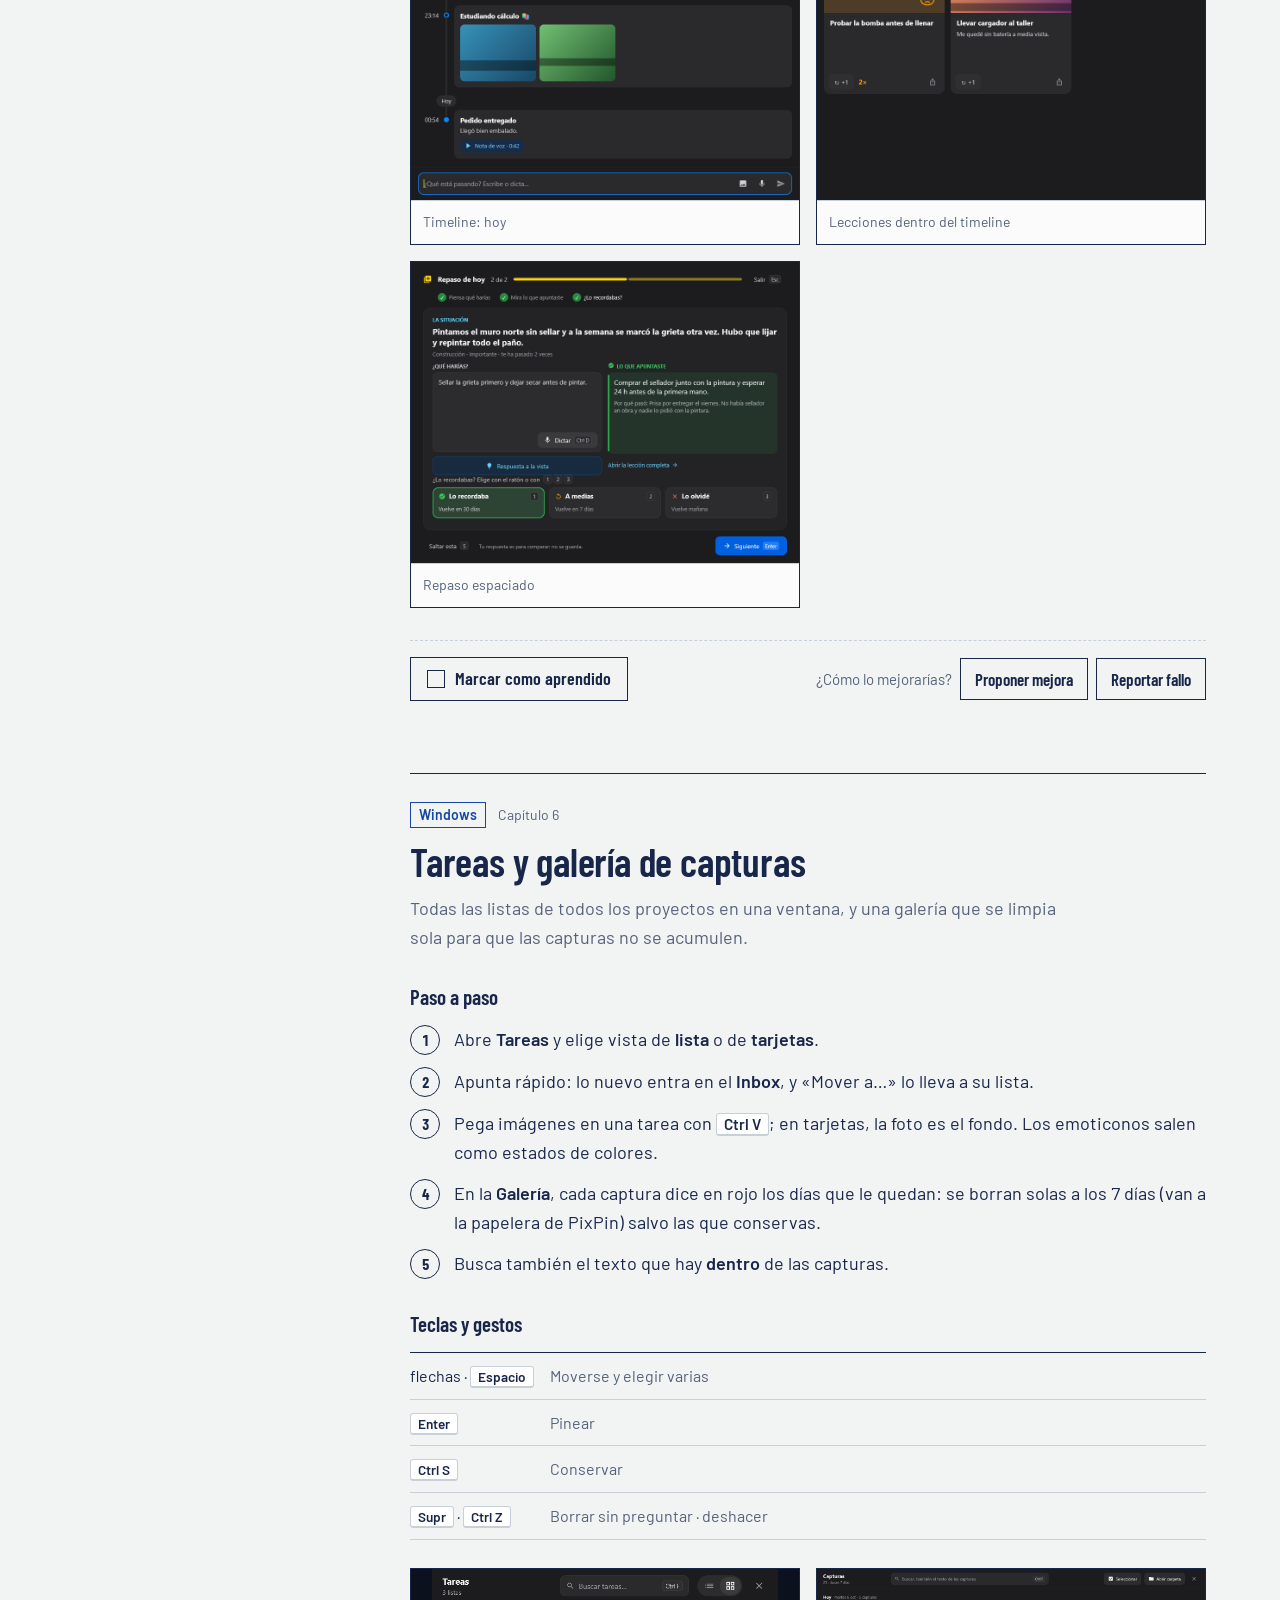
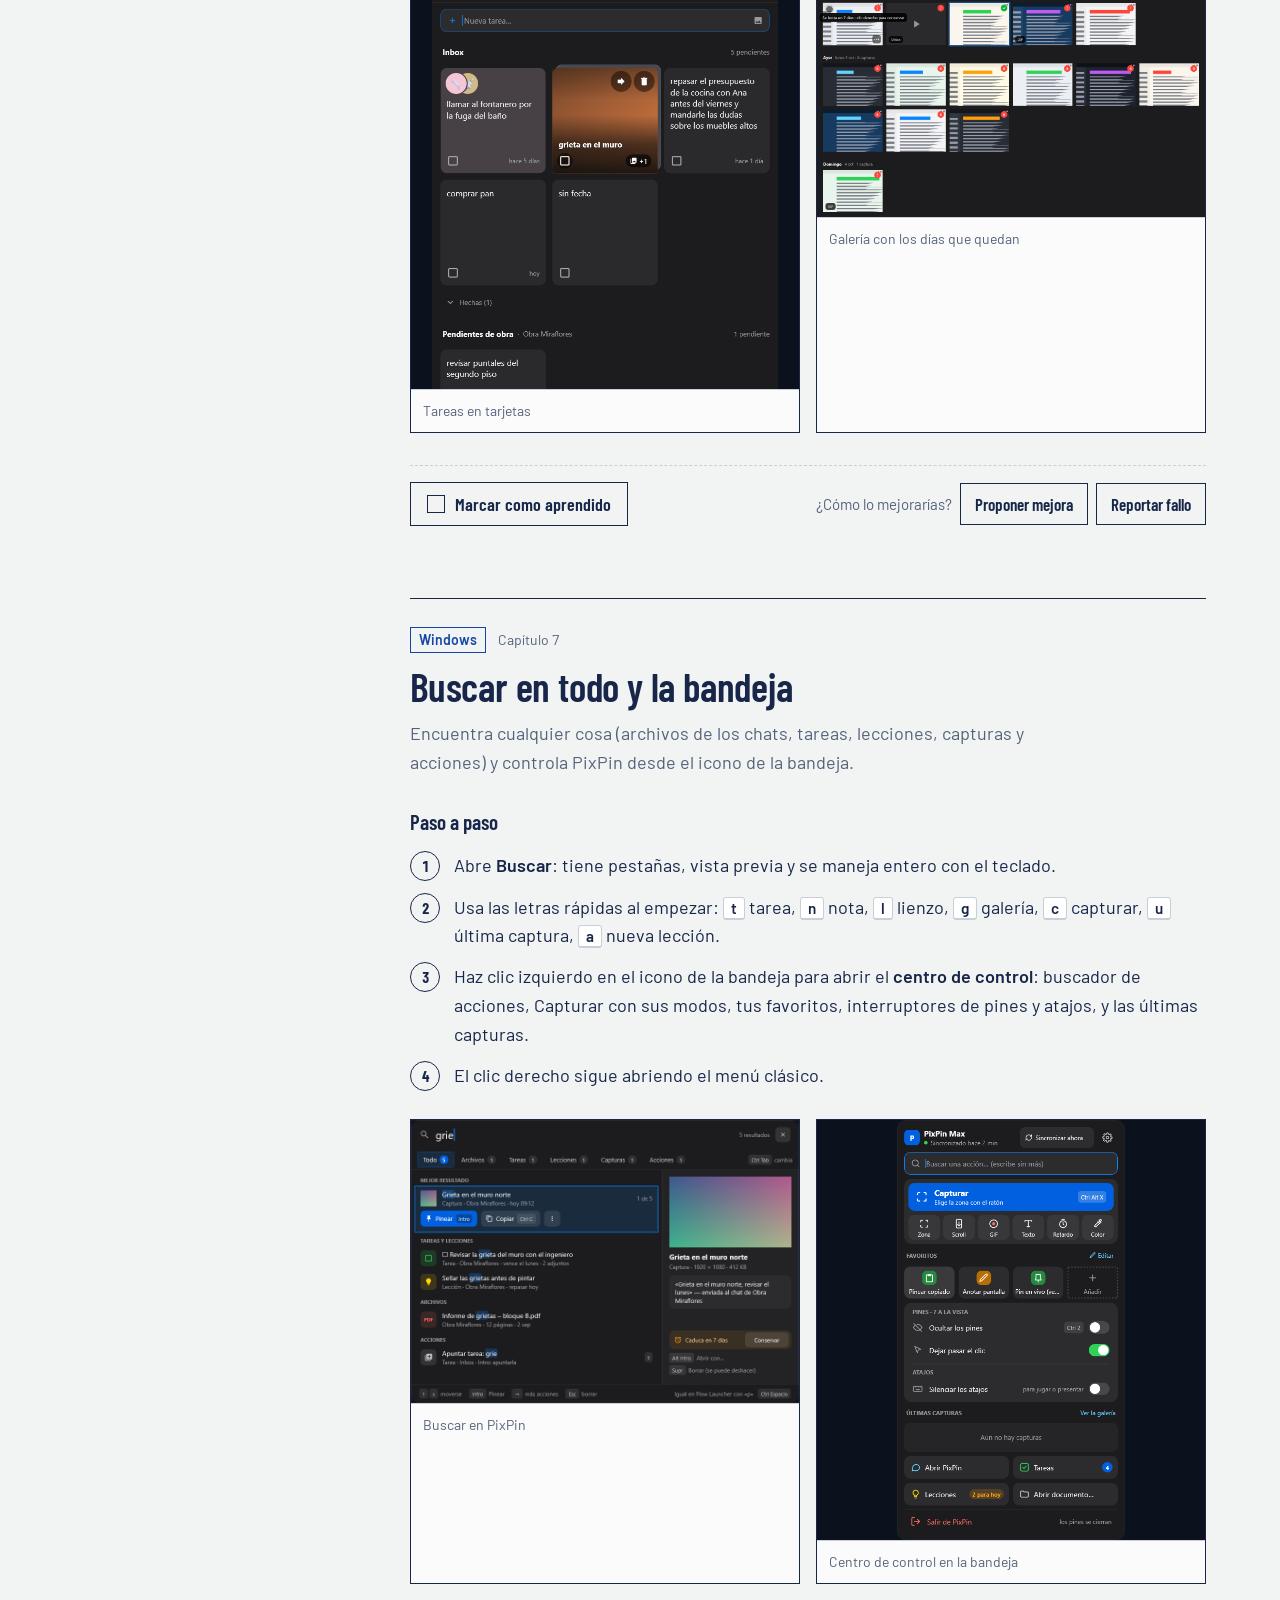
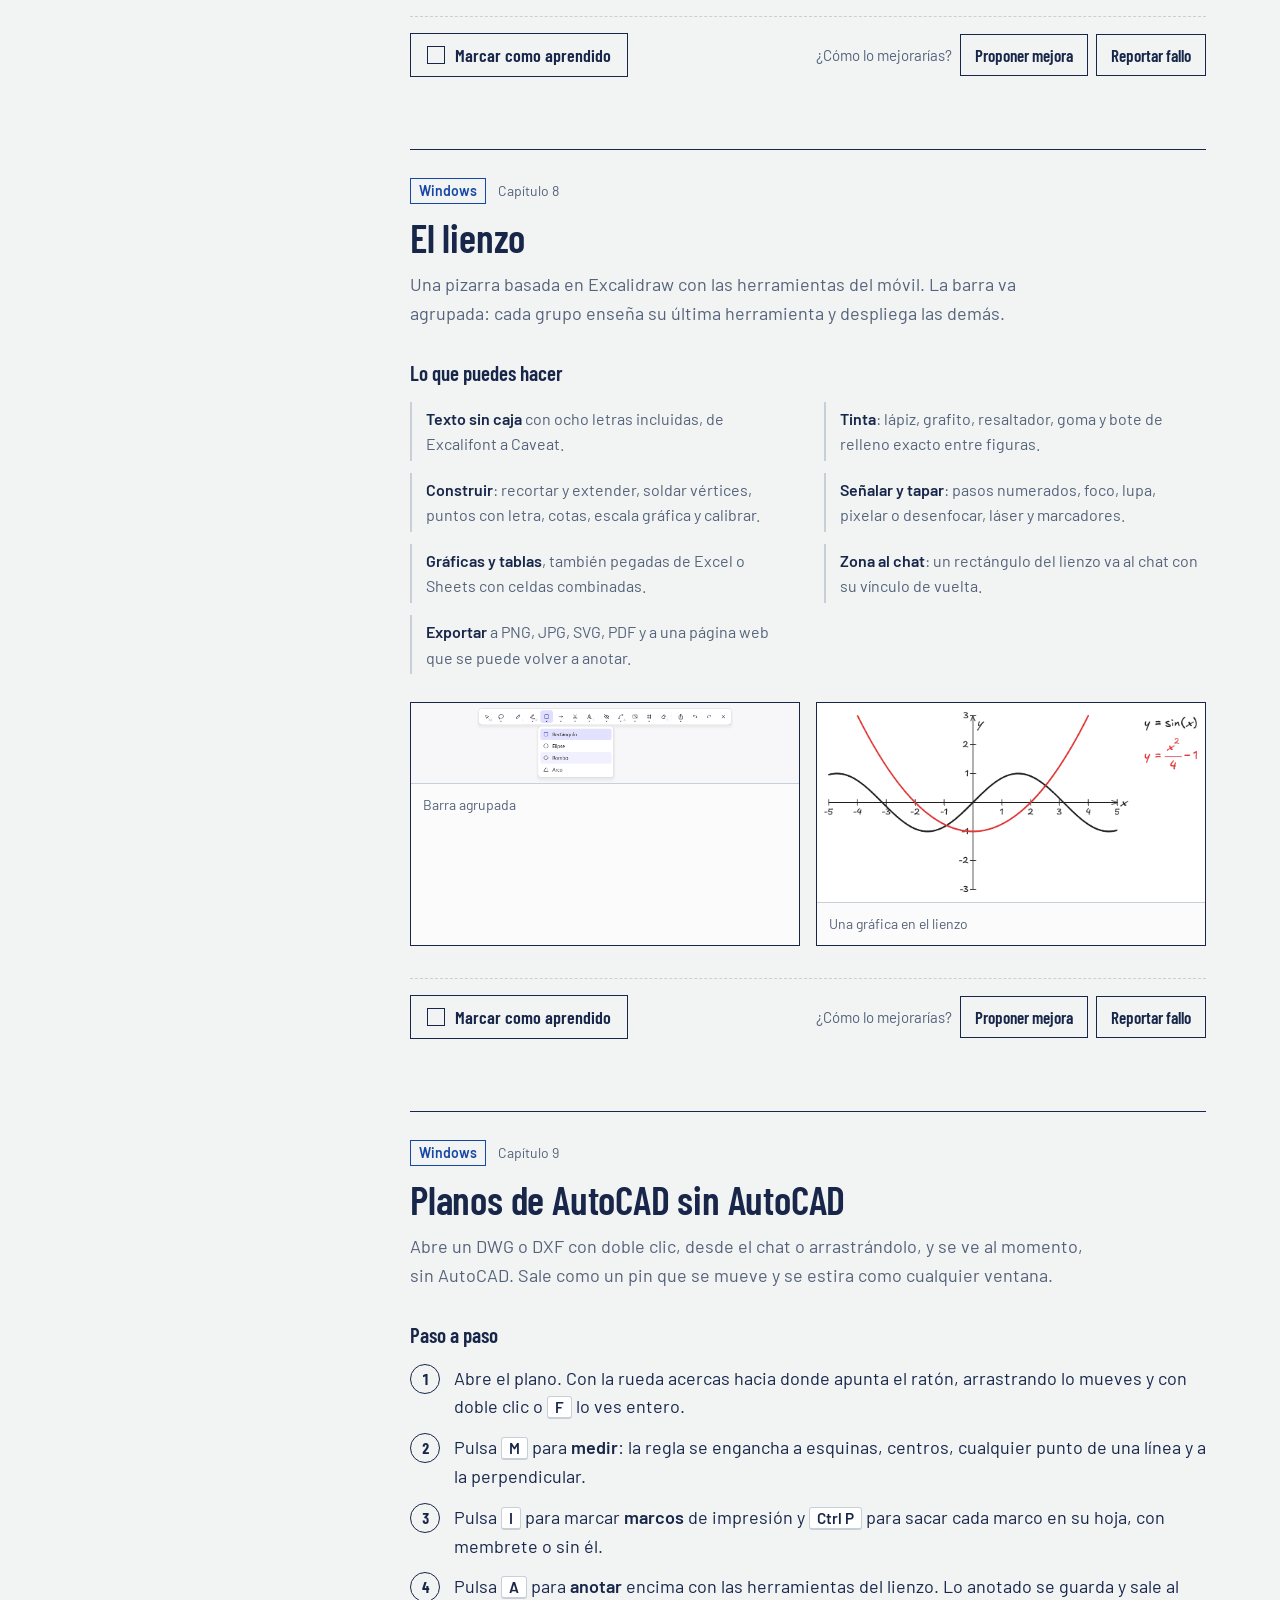
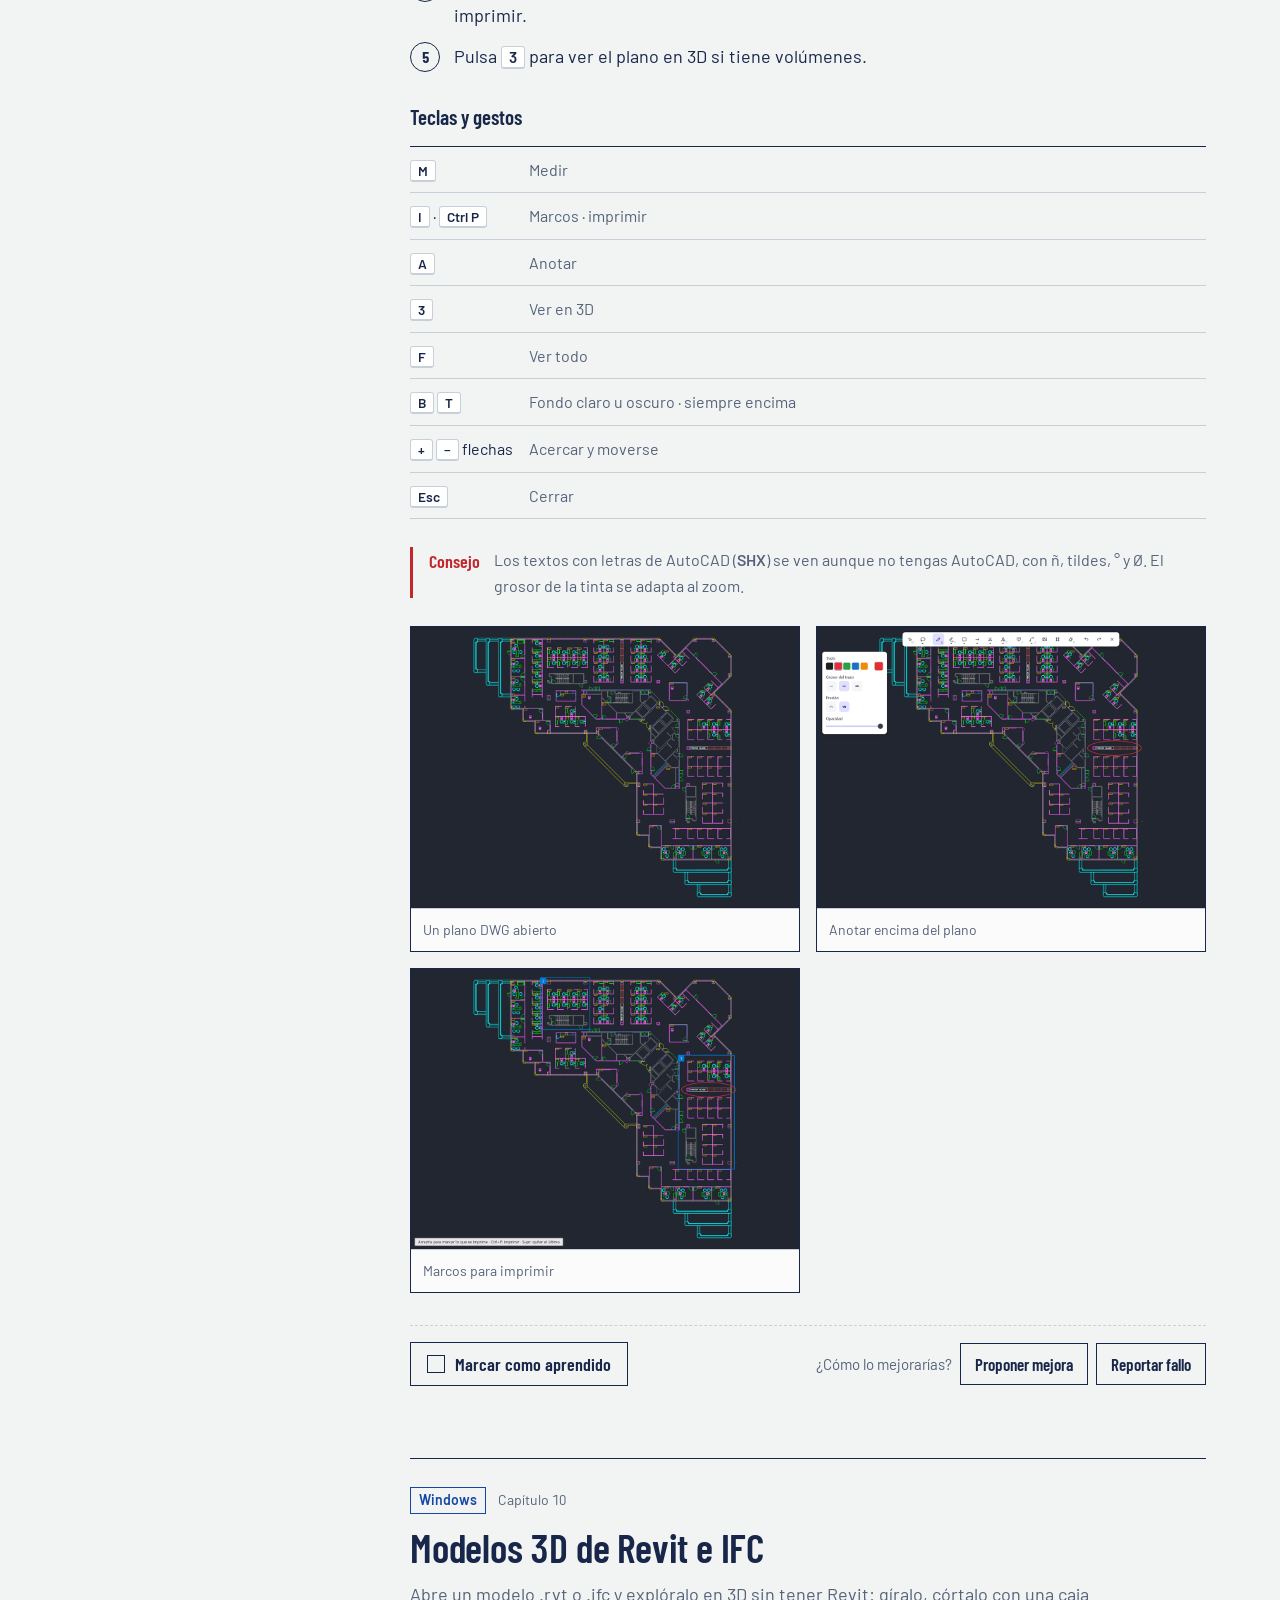
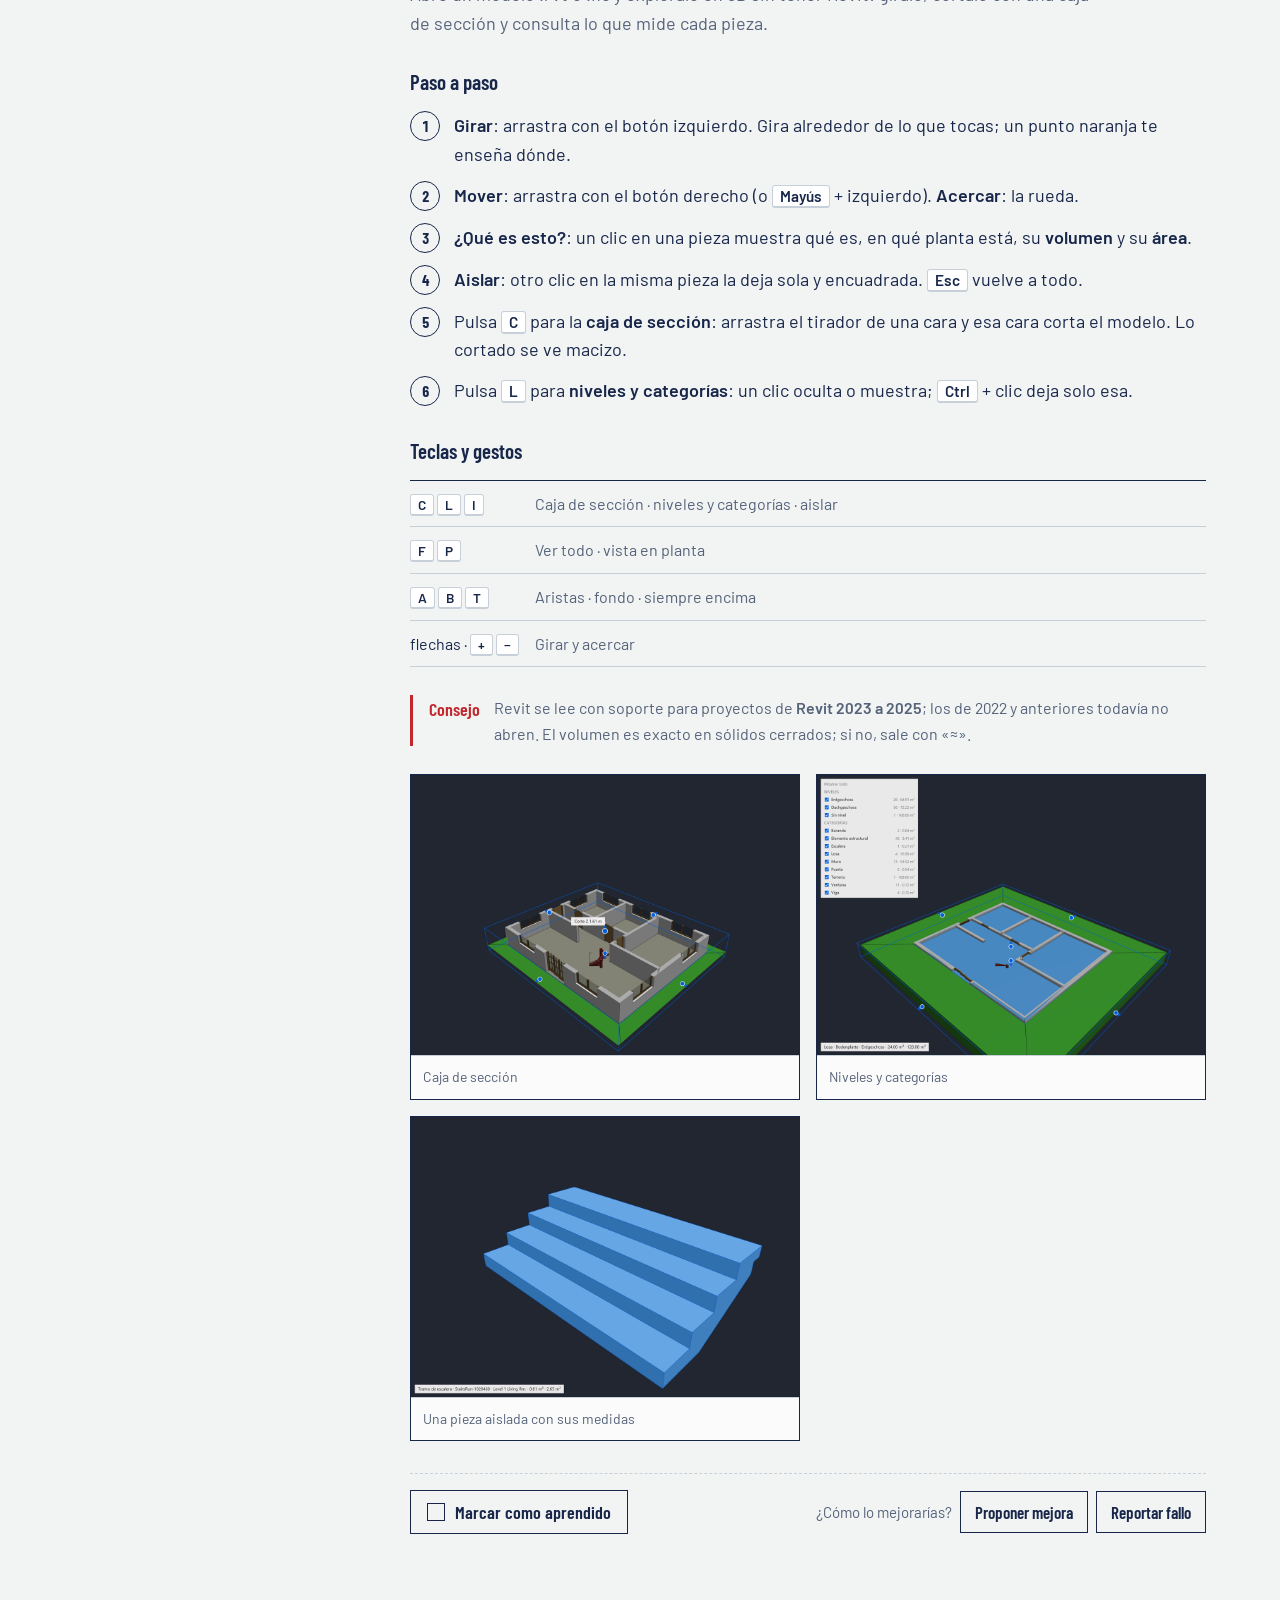
<file: pixpin.html>
<!doctype html>
<html lang="es">
<head>
<meta charset="utf-8">
<meta name="viewport" content="width=device-width, initial-scale=1, viewport-fit=cover">
<title>Tutorial PixPin Max</title>
<meta name="description" content="Tutorial completo de PixPin Max para Windows y Android: todas las funciones, paso a paso, y cómo ayudar a mejorarla.">
<meta name="theme-color" content="#F1F4F3">
<link rel="icon" href="img/pixpin-logo.svg" type="image/svg+xml">
<link rel="preconnect" href="https://fonts.googleapis.com">
<link rel="preconnect" href="https://fonts.gstatic.com" crossorigin>
<link href="https://fonts.googleapis.com/css2?family=Barlow+Condensed:wght@500;600;700&family=Barlow:wght@400;500;600&display=swap" rel="stylesheet">
<link rel="stylesheet" href="estilo.css">
<style>
/* Layout: índice fijo a la izquierda, capítulos como hojas separadas por líneas de tinta. */
b{font-weight:600}
kbd{font-family:var(--f-body);font-size:.85em;font-weight:600;padding:1px 7px;border:1px solid var(--rule);border-bottom-width:2px;border-radius:3px;background:#fff;color:var(--ink);white-space:nowrap}
.sr{position:absolute!important;width:1px;height:1px;overflow:hidden;clip:rect(0 0 0 0);white-space:nowrap;border:0;padding:0;margin:-1px}

/* Hero */
.hero{padding-block:72px 48px;border-bottom:1px solid var(--rule)}
.hero-grid{display:grid;grid-template-columns:minmax(0,1fr) 340px;gap:48px;align-items:end}
.app-id{display:flex;align-items:center;gap:16px}
.app-id img{width:56px;height:56px;flex:none}
.hero h1{font-size:clamp(44px,6vw,80px);line-height:.98;margin:20px 0 18px}
.hero .lead{font-size:19px;color:var(--pencil);max-width:62ch}
.progress-card{border:1.5px solid var(--ink);background:var(--sheet);padding:18px 20px;font-size:15px}
.progress-card .row{display:flex;justify-content:space-between;font-family:var(--f-display);font-weight:600;font-size:19px}
.bar{height:8px;background:var(--rule);margin:10px 0 8px}
.bar div{height:100%;width:0;background:var(--red);transition:width .4s ease}
.tools{display:flex;flex-wrap:wrap;gap:12px;margin-top:36px;align-items:center}
.seg{display:inline-flex;border:1.5px solid var(--ink)}
.seg button{min-height:46px;padding:0 18px;border:0;background:transparent;color:var(--ink);font-family:var(--f-display);font-weight:600;font-size:19px;cursor:pointer}
.seg button+button{border-left:1.5px solid var(--ink)}
.seg button[aria-pressed="true"]{background:var(--ink);color:var(--paper)}
.search{flex:1 1 280px;display:flex;align-items:center;gap:10px;min-height:49px;padding:0 14px;border:1.5px solid var(--ink);background:#fff}
.search:focus-within{outline:2px solid var(--red);outline-offset:2px}
.search label{color:var(--pencil);font-size:16px}
.search input{flex:1;min-width:0;min-height:44px;border:0;outline:none;background:transparent;color:var(--ink)}
.search input::placeholder{color:#7D889B}
@media (max-width:900px){.hero-grid{grid-template-columns:1fr;gap:32px}}

/* Índice */
.layout{display:grid;grid-template-columns:280px minmax(0,1fr);gap:56px;padding-block:56px 104px}
.side{position:sticky;top:calc(var(--head) + 16px);align-self:start;max-height:calc(100vh - var(--head) - 32px);overflow:auto}
.side details{border:1.5px solid var(--ink);background:var(--sheet)}
.side summary{list-style:none;cursor:pointer;padding:14px 16px;display:flex;justify-content:space-between;gap:12px;font-family:var(--f-display);font-weight:600;font-size:20px}
.side summary span+span{font-family:var(--f-body);font-weight:400;font-size:14px;color:var(--pencil);align-self:center}
.side summary::-webkit-details-marker{display:none}
.toc{padding:0 8px 12px;display:flex;flex-direction:column}
.toc h4{margin:16px 8px 6px;font-size:14px;font-weight:600;color:var(--pencil)}
.toc a{display:flex;gap:10px;padding:7px 8px;border-left:2px solid transparent;color:var(--pencil);text-decoration:none;font-size:15px;line-height:1.3}
.toc a:hover{color:var(--ink);background:var(--paper)}
.toc a.on{color:var(--ink);border-left-color:var(--red);background:var(--paper)}
.toc .chk{flex:none;width:16px;height:16px;margin-top:1px;border:1.5px solid var(--rule);display:grid;place-items:center;font-size:10px;color:#fff}
.toc a.done .chk{background:var(--ok);border-color:var(--ok)}
.toc a[hidden]{display:none}
@media (max-width:960px){
  .layout{grid-template-columns:1fr;gap:32px}
  .side{position:static;max-height:none}
}

/* Capítulos */
.chapters{display:flex;flex-direction:column;gap:72px;min-width:0}
.group-title{display:flex;align-items:center;gap:16px;font-family:var(--f-display);font-weight:600;font-size:26px;color:var(--pencil)}
.group-title::after{content:"";flex:1;border-top:1px solid var(--rule)}
.group-title+.ch{margin-top:-40px}
.ch{border-top:1.5px solid var(--ink);padding-top:28px}
.ch.done{border-top-color:var(--ok)}
.ch-head{display:flex;flex-direction:column;gap:12px}
.ch-meta{display:flex;flex-wrap:wrap;gap:12px;align-items:center;font-size:14px;color:var(--pencil)}
.tag{display:inline-flex;align-items:center;padding:1px 8px;border:1.5px solid currentColor;font-size:14px;font-weight:600}
.plat-win{color:var(--pixpin)}
.plat-and{color:var(--ok)}
.ch h2{font-size:clamp(30px,3.2vw,40px)}
.ch .sum{color:var(--pencil);font-size:18px;max-width:68ch}
.ch-body{padding-top:28px;display:flex;flex-direction:column;gap:28px}
.blk-title{font-family:var(--f-display);font-weight:600;font-size:21px;margin-bottom:12px}
.steps{list-style:none;margin:0;padding:0;counter-reset:s;display:flex;flex-direction:column;gap:12px}
.steps li{counter-increment:s;display:grid;grid-template-columns:30px minmax(0,1fr);gap:14px}
.steps li::before{content:counter(s);width:28px;height:28px;border:1.5px solid var(--ink);border-radius:50%;display:grid;place-items:center;font-family:var(--f-display);font-weight:700;font-size:15px}
.feats{list-style:none;margin:0;padding:0;display:grid;grid-template-columns:repeat(auto-fit,minmax(260px,1fr));gap:12px 32px}
.feats li{padding:4px 0 4px 14px;border-left:2px solid var(--rule);font-size:16px;color:var(--pencil)}
.feats li b{color:var(--ink)}
.keys-wrap{overflow-x:auto;border-top:1.5px solid var(--ink)}
.keys{width:100%;border-collapse:collapse;font-size:16px}
.keys td{padding:10px 16px 10px 0;border-bottom:1px solid var(--rule);vertical-align:top;color:var(--pencil)}
.keys td:first-child{white-space:nowrap;width:1%;color:var(--ink)}
.figs{display:grid;grid-template-columns:repeat(auto-fit,minmax(280px,1fr));gap:16px}
figure{margin:0;border:1.5px solid var(--ink);background:var(--sheet)}
figure button{display:block;width:100%;padding:0;border:0;background:#0B111D;cursor:zoom-in}
figure img{display:block;width:100%;height:auto;max-height:420px;object-fit:contain}
figure.svg button{background:#fff}
figure.svg img{padding:10px}
figcaption{padding:10px 12px;font-size:14px;color:var(--pencil);border-top:1px solid var(--rule)}
.tip{display:flex;gap:14px;padding-left:16px;border-left:3px solid var(--red);color:var(--pencil);font-size:16px}
.tip-label{flex:none;font-family:var(--f-display);font-weight:600;font-size:18px;color:var(--red)}
.ch-foot{display:flex;flex-wrap:wrap;gap:12px;align-items:center;justify-content:space-between;margin-top:32px;padding-top:16px;border-top:1px dashed var(--rule)}
.learn{display:inline-flex;align-items:center;gap:10px;min-height:44px;padding:0 16px;border:1.5px solid var(--ink);background:transparent;color:var(--ink);font-family:var(--f-display);font-weight:600;font-size:18px;cursor:pointer}
.learn .box{width:18px;height:18px;border:1.5px solid currentColor;display:grid;place-items:center;font-size:12px}
.learn[aria-pressed="true"]{border-color:var(--ok);color:var(--ok)}
.learn[aria-pressed="true"] .box{background:var(--ok);color:#fff}
.improve{display:flex;flex-wrap:wrap;gap:8px;align-items:center;font-size:15px;color:var(--pencil)}
.improve .btn{min-height:42px;padding:0 14px;font-size:17px}
.empty{padding:40px;text-align:center;border:1.5px dashed var(--rule);color:var(--pencil)}

/* Ayúdanos a mejorar */
.better{border-top:1.5px solid var(--ink);padding-top:56px;display:flex;flex-direction:column;gap:56px}
.better h2{font-size:clamp(36px,4.6vw,56px)}
.better .intro p{color:var(--pencil);font-size:19px;max-width:62ch;margin-top:16px}
.quick{border:1.5px solid var(--ink);background:var(--sheet);padding:clamp(20px,3vw,36px);display:flex;flex-direction:column;gap:20px}
.quick-head p{color:var(--pencil);font-size:16px;margin-top:6px;max-width:66ch}
.form{display:flex;flex-direction:column;gap:16px}
.form .row{display:flex;flex-wrap:wrap;gap:12px}
.form .row>label{flex:1 1 180px}
.form label{display:flex;flex-direction:column;gap:6px;font-size:15px;color:var(--pencil)}
.form select,.form textarea,.form input{width:100%;min-height:48px;padding:10px 12px;border:1.5px solid var(--ink);border-radius:0;background:#fff;color:var(--ink)}
.form textarea{min-height:120px;resize:vertical}
.form-status{font-size:16px}
.types{border:0;margin:0;padding:0;display:flex;flex-wrap:wrap;gap:8px}
.types label{flex-direction:row;cursor:pointer}
.types input{position:absolute;opacity:0;pointer-events:none}
.types span{display:inline-flex;align-items:center;min-height:42px;padding:0 16px;border:1.5px solid var(--ink);color:var(--ink);font-family:var(--f-display);font-weight:600;font-size:18px}
.types input:checked+span{background:var(--ink);color:var(--paper)}
.types input:focus-visible+span{outline:2px solid var(--red);outline-offset:2px}
.ways{display:grid;grid-template-columns:repeat(auto-fit,minmax(220px,1fr));gap:32px}
.way{border-top:1.5px solid var(--ink);padding-top:16px}
.way h3{font-size:24px;margin-bottom:6px}
.way p{color:var(--pencil);font-size:16px}
.builder{display:grid;grid-template-columns:repeat(2,minmax(0,1fr));gap:40px}
.builder .note{font-size:15px;color:var(--pencil)}
.preview{border:1.5px solid var(--rule);background:#fff;padding:18px;font-family:ui-monospace,Consolas,monospace;font-size:13px;line-height:1.7;color:var(--pencil);white-space:pre-wrap;word-break:break-word;overflow:auto;max-height:380px}
.needs{list-style:none;margin:0;padding:0;display:grid;grid-template-columns:repeat(auto-fit,minmax(260px,1fr));gap:24px 32px}
.needs li{border-top:1px solid var(--rule);padding-top:12px;font-size:16px;color:var(--pencil)}
.needs strong{display:block;font-family:var(--f-display);font-weight:600;font-size:20px;color:var(--ink);margin-bottom:4px}
@media (max-width:820px){.builder{grid-template-columns:1fr}}

dialog{border:1.5px solid var(--ink);background:var(--sheet);padding:0;max-width:min(1200px,94vw);max-height:92vh;color:var(--ink)}
dialog::backdrop{background:rgba(24,38,74,.75)}
dialog img{display:block;max-width:100%;max-height:82vh;margin:auto}
dialog .dbar{display:flex;justify-content:space-between;align-items:center;gap:12px;padding:10px 14px;border-bottom:1px solid var(--rule);font-size:15px;color:var(--pencil)}
dialog.svg img{background:#fff;padding:12px}
@media (prefers-reduced-motion:reduce){.bar div{transition:none}}
</style>
</head>
<body>

<header>
  <div class="wrap nav">
    <a href="index.html" class="logo" aria-label="MAIRUMAX, inicio">
      <svg width="30" height="30" viewBox="0 0 30 30" aria-hidden="true"><circle cx="15" cy="15" r="13.5" fill="none" stroke="#18264A" stroke-width="2"/><path d="M8 20V10l7 7 7-7v10" fill="none" stroke="#C1272D" stroke-width="2.4" stroke-linejoin="round"/></svg>
      MAIRUMAX
    </a>
    <nav class="menu" id="menu" aria-label="Secciones">
      <a href="index.html#servicios">Servicios</a>
      <a href="index.html#proyectos">Proyectos</a>
      <a href="index.html#sobre-mi">Sobre mí</a>
      <a href="index.html#modelo">Cómo trabajamos</a>
      <a href="apps.html" aria-current="page">Apps</a>
      <a href="index.html#unete" class="btn btn-red">Unirme</a>
    </nav>
    <button class="burger" id="burger" type="button" aria-label="Abrir menú" aria-expanded="false" aria-controls="menu">
      <svg width="20" height="20" viewBox="0 0 24 24" fill="none" stroke="currentColor" stroke-width="2" aria-hidden="true"><path d="M4 7h16M4 12h16M4 17h16"/></svg>
    </button>
  </div>
</header>

<main>
<section class="hero drafting">
  <div class="wrap">
    <p style="font-size:16px"><a href="apps.html">PixPin Max</a> <span style="color:var(--pencil)">/ Tutorial</span></p>
    <div class="hero-grid">
      <div>
        <h1>Tutorial de PixPin Max</h1>
        <p class="lead">Todas las funciones de la app, paso a paso: capturar, pinear, ordenar por proyectos, abrir planos y modelos 3D, dictar y sincronizar. Marca cada capítulo cuando lo domines y, si algo falta o falla, <a href="#mejorar">cuéntanoslo</a>.</p>
      </div>
      <div class="progress-card" aria-live="polite">
        <div class="row"><span>Tu progreso</span><span id="pct">0%</span></div>
        <div class="bar"><div id="bar"></div></div>
        <div style="color:var(--pencil)" id="progTxt">0 de 0 capítulos aprendidos</div>
      </div>
    </div>
    <div class="tools">
      <div class="seg" role="group" aria-label="Plataforma" id="plat">
        <button type="button" aria-pressed="true" data-p="all">Todo</button>
        <button type="button" aria-pressed="false" data-p="win">Windows</button>
        <button type="button" aria-pressed="false" data-p="and">Android</button>
      </div>
      <div class="search">
        <label for="q">Buscar</label>
        <input id="q" type="search" placeholder="por ejemplo: medir, dwg, voz, sincronizar" autocomplete="off">
      </div>
    </div>
  </div>
</section>

<div class="wrap layout">
  <aside class="side">
    <details id="tocBox" open>
      <summary><span>Índice</span><span id="tocCount"></span></summary>
      <nav class="toc" id="toc" aria-label="Capítulos"></nav>
    </details>
  </aside>

  <div class="chapters" id="chapters">
    <!-- capítulos generados desde DATA -->
  </div>
</div>

<section class="wrap" style="padding-bottom:104px">
  <div class="better" id="mejorar">
    <div class="intro">
      <h2>Ayúdanos a mejorar PixPin Max</h2>
      <p>PixPin Max está en desarrollo y crece con lo que cuentan quienes la usan. Cada idea, cada fallo reportado y cada prueba en un equipo distinto mejora la app para todo el sector.</p>
    </div>

    <div class="quick">
      <div class="quick-head">
        <div class="blk-title" style="margin:0">Déjanos tu comentario, sin cuenta ni registro</div>
        <p>Una idea, algo que mejorarías o algo que falló. Tus datos de contacto son opcionales; déjalos solo si quieres que te respondamos.</p>
      </div>
      <form class="form" id="qf" novalidate>
        <fieldset class="types">
          <legend class="sr">Tipo de comentario</legend>
          <label><input type="radio" name="tipo" value="Idea" checked><span>Idea</span></label>
          <label><input type="radio" name="tipo" value="Mejora"><span>Mejora</span></label>
          <label><input type="radio" name="tipo" value="Fallo"><span>Algo falló</span></label>
          <label><input type="radio" name="tipo" value="Comentario"><span>Comentario</span></label>
        </fieldset>
        <label for="qfFn">Sobre qué (opcional)
          <select id="qfFn"><option>General / toda la app</option></select>
        </label>
        <label for="qfMsg">Tu comentario
          <textarea id="qfMsg" maxlength="3000" placeholder="Por ejemplo: me gustaría medir áreas en el plano DWG para los metrados del curso."></textarea>
        </label>
        <div class="row">
          <label for="qfName">Nombre (opcional)<input id="qfName" autocomplete="name" placeholder="Cómo te llamas"></label>
          <label for="qfMail">Correo (opcional)<input id="qfMail" type="email" autocomplete="email" placeholder="Para responderte"></label>
          <label for="qfPhone">WhatsApp o teléfono (opcional)<input id="qfPhone" type="tel" autocomplete="tel" placeholder="+51 …"></label>
        </div>
        <input type="text" id="qfHoney" tabindex="-1" autocomplete="off" aria-hidden="true" class="sr">
        <div style="display:flex;flex-wrap:wrap;gap:16px;align-items:center">
          <button type="submit" class="btn btn-red" id="qfSend">Enviar comentario</button>
          <span class="form-status" id="qfStatus" aria-live="polite"></span>
        </div>
      </form>
    </div>

    <div class="ways">
      <div class="way"><h3>Úsala en tu día a día</h3><p>En clase, en la oficina o en obra. Los problemas reales aparecen con el uso real.</p></div>
      <div class="way"><h3>Reporta lo que falla</h3><p>Di qué hiciste, qué esperabas y qué pasó. Con el modelo de tu equipo y una captura, mejor.</p></div>
      <div class="way"><h3>Pide lo que te falta</h3><p>¿Una herramienta, un formato, un atajo? Explica para qué lo usarías en tu carrera o tu obra.</p></div>
      <div class="way"><h3>Apoya otras ideas</h3><p>Reacciona con un pulgar a las propuestas que también quieres. Si programas, los pull requests son bienvenidos.</p></div>
    </div>

    <div class="builder">
      <form class="form" id="fb" novalidate>
        <div class="blk-title">¿Tienes cuenta de GitHub? Arma un reporte detallado y público</div>
        <div class="row">
          <label for="fbApp">App
            <select id="fbApp"><option value="win">PixPin Max para Windows</option><option value="and">PixPin para Android</option></select>
          </label>
          <label for="fbType">Tipo
            <select id="fbType"><option value="Mejora">Propuesta de mejora</option><option value="Fallo">Reportar un fallo</option><option value="Idea">Idea nueva</option></select>
          </label>
        </div>
        <label for="fbFn">Función
          <select id="fbFn"></select>
        </label>
        <label for="fbTitle">Título corto
          <input id="fbTitle" placeholder="Por ejemplo: medir áreas en el plano DWG">
        </label>
        <label for="fbText">Cuéntanos
          <textarea id="fbText" placeholder="Qué necesitas o qué pasó, y para qué lo usas (curso, oficina, obra…)."></textarea>
        </label>
        <label for="fbDev">Tu equipo (opcional)
          <input id="fbDev" placeholder="Por ejemplo: Windows 11, i5, 8 GB, o el modelo de tu móvil">
        </label>
        <div style="display:flex;flex-wrap:wrap;gap:12px;align-items:center">
          <a class="btn btn-red" id="fbGo" href="https://github.com/1xmanMAX/PIXPIN_PRO_WINDOWS/issues/new" target="_blank" rel="noopener">Abrir en GitHub</a>
          <span class="note">Necesitas una cuenta gratuita de GitHub.</span>
        </div>
      </form>
      <div>
        <div class="blk-title">Vista previa del reporte</div>
        <div class="preview" id="fbPrev" aria-live="polite"></div>
      </div>
    </div>

    <div>
      <div class="blk-title">Dónde más ayuda hace falta ahora</div>
      <ul class="needs">
        <li><strong>Probar en móviles</strong>Lo más reciente de Android tiene pruebas automáticas, pero falta verlo en teléfonos reales. Cuéntanos cómo va en el tuyo.</li>
        <li><strong>Editar PDF</strong>Próxima meta: devolver la página anotada al PDF original conservando su texto.</li>
        <li><strong>Revit antiguo</strong>Los archivos de Revit 2022 y anteriores todavía no abren en Windows. Si los usas, avísanos.</li>
        <li><strong>OCR en Android</strong>En el móvil aún no se saca el texto de las capturas. ¿Te serviría? Dinos para qué.</li>
        <li><strong>Captura con scroll</strong>Puede fallar con cabeceras fijas. Si te pasa, comparte en qué app o página.</li>
        <li><strong>Tu flujo de trabajo</strong>¿Qué haces en la carrera o en obra que PixPin aún no resuelve? Esas ideas marcan el camino.</li>
      </ul>
    </div>
  </div>
</section>
</main>

<footer>
  <div class="wrap titleblock">
    <div class="brand"><small>Proyecto</small><b>MAIRUMAX</b></div>
    <div><small>Tipo</small><b>Sociedad BIC</b></div>
    <div><small>Autor</small><b><a href="index.html#sobre-mi">Max Mamani</a></b></div>
    <div class="mail"><small>Contacto</small><b><a href="mailto:max.antony.8.5.1@mairumax.me">max.antony.8.5.1@mairumax.me</a></b></div>
  </div>
  <div class="footnote"><p class="wrap">PixPin Max es una implementación personal e independiente; el nombre PixPin pertenece a DepthPixel.</p></div>
</footer>

<dialog id="zoom" aria-label="Imagen ampliada">
  <div class="dbar"><span id="zoomCap"></span><button type="button" class="btn btn-sm" id="zoomClose">Cerrar</button></div>
  <img id="zoomImg" alt="">
</dialog>

<script>
(() => {
  const $ = (id) => document.getElementById(id);

  // Menú móvil
  const menu = $('menu'), burger = $('burger');
  burger.onclick = () => { const o = menu.classList.toggle('open'); burger.setAttribute('aria-expanded', o); };
  menu.querySelectorAll('a').forEach(a => a.onclick = () => { menu.classList.remove('open'); burger.setAttribute('aria-expanded', false); });

  const esc = (s) => String(s).replace(/&/g, '&amp;').replace(/</g, '&lt;').replace(/>/g, '&gt;').replace(/"/g, '&quot;');
  // **negrita** y `tecla`
  const md = (s) => esc(s).replace(/\*\*(.+?)\*\*/g, '<b>$1</b>').replace(/`(.+?)`/g, '<kbd>$1</kbd>');
  const REPO = { win: 'https://github.com/1xmanMAX/PIXPIN_PRO_WINDOWS', and: 'https://github.com/1xmanMAX/PIXPIN_PRO_ANDROID' };

  const DATA = [
    { id: 'empezar-windows', p: 'win', t: 'Instalar PixPin Max en Windows', s: 'En tres pasos la tienes en la bandeja, lista para capturar. Funciona en Windows 10 (21H2) y 11, y va fluida incluso en un Core i3 de 3.ª generación con 4 GB.',
      steps: ['Descarga el ZIP de la última versión en **Releases** de GitHub.', 'Descomprímelo y abre `pixpinmax.exe`. Se queda en la bandeja del sistema y arranca con Windows.', 'Opcional: en **Ajustes de Windows → Apps predeterminadas** elige PixPin para fotos, vídeos y audios. Así se abren como ventanas flotantes en unos 200 ms.'],
      tip: '**Modo portable**: si junto a `pixpinmax.exe` pones un archivo `pixpinmax.toml`, todo se guarda en esa carpeta y nada en el registro. Puedes llevarla en un USB.',
      link: ['Descargar para Windows', 'https://github.com/1xmanMAX/PIXPIN_PRO_WINDOWS/releases'] },

    { id: 'capturar', p: 'win', t: 'Capturar la pantalla', s: 'Un solo atajo abre la captura. Abajo sale una barra con cada modo y su letra, así no tienes que memorizar nada.',
      steps: ['Pulsa `Ctrl Alt X` o usa el icono de la bandeja.', 'Elige el modo con su letra: zona, ventana, pantalla, con scroll, GIF, pin en vivo o texto.', 'Marca la zona. Puedes teclear el ancho × alto exacto, usar proporciones **16:9 · 4:3 · 1:1** o repetir la última zona con `R`.', 'Anota encima sin abrir otra ventana: lápiz, flecha, rectángulo, texto y mosaico con `1`–`5`.', 'Decide qué hacer: copiar, pinear, mandar al chat de un proyecto, sacar el texto o guardar.'],
      keys: [['`Z` `V` `P`', 'Zona, ventana (resalta la ventana bajo el ratón) y pantalla completa'], ['`S` `G`', 'Captura con scroll y grabar GIF'], ['`L` `T`', 'Pin en vivo y texto con OCR'], ['`C`', 'Copia el color de la lupa en HEX y RGB'], ['`Enter`', 'Copiar al portapapeles'], ['`Ctrl P`', 'Pinear: queda flotando encima de todo'], ['`Ctrl M`', 'Al chat: eliges el proyecto con buscador y teclas 1–6'], ['`Ctrl T` `Ctrl S`', 'Sacar el texto (OCR de Windows) · guardar en la galería'], ['`Alt` + arrastrar', 'En cualquier sitio: izquierdo copia, derecho pinea, central saca un pin en vivo'], ['`Alt` + doble clic central', 'Abre el anotador de pantalla']],
      figs: [['captura-elegir.png', 'Elegir la zona, con la barra de modos abajo'], ['captura-despues.png', 'Después de elegir: anotar y decidir qué hacer']] },

    { id: 'pines', p: 'win', t: 'Pines flotantes', s: 'Todo lo que pineas queda siempre encima: fotos, vídeos, PDF, notas, listas de tareas, herramientas como contador, ruleta o gastos, y pines en vivo que copian una zona de la pantalla en tiempo real.',
      steps: ['Pinea algo: `Ctrl P` tras capturar, `Alt` + arrastrar con el botón derecho, o abre un archivo con PixPin.', 'Pasa el ratón por encima: sale la barra con su control propio (zoom, página, reproducir…), Copiar, Anotar y Más.', 'Cambia la opacidad del 20 al 100 % con `Mayús` + rueda. Al moverlo salen guías azules y un imán suave para alinear.', 'Usa el **pin en vivo** para vigilar otra ventana: se marca con un recuadro azul que no sale en ninguna captura y puedes manejar la zona a distancia desde el pin.', 'Abre **Pines abiertos** para encontrar los ocultos, agrupados por color, o cerrar todos con deshacer.'],
      keys: [['`A`', 'Anotar encima del pin'], ['`Ctrl C`', 'Copiar (si tiene dibujo, sale fusionado)'], ['`Ctrl 0`', 'Volver al tamaño original'], ['`Ctrl T`', 'Dejar pasar el clic a lo que hay debajo'], ['`Espacio` `M`', 'Pausa y silencio en un vídeo'], ['`Ctrl 2`', 'Ocultar o mostrar todos los pines']],
      figs: [['pin-barra.png', 'La barra común al pasar el ratón'], ['pines-abiertos.png', 'Panel «Pines abiertos»'], ['pin-tareas.png', 'Una lista de tareas como pin']] },

    { id: 'proyectos-chat', p: 'win', t: 'Proyectos en forma de chat', s: 'Cada proyecto es un chat, como en el móvil: notas, fotos con descripción, notas de voz, documentos, PDF, tablas y lienzos, juntos y ordenados por fecha.',
      steps: ['Crea un proyecto por curso o por obra.', 'Pulsa **Adjuntar**: sale una cuadrícula con buscador y teclas `1`–`8` (foto o vídeo, archivo, lienzo, nota, lista de tareas, tabla, conversación y captura).', 'Envía varias fotos a la vez con su descripción; reordénalas arrastrando y quítalas con ✕.', 'Abre el menú de cualquier mensaje para responder, pinear, anotar, reenviar o convertirlo en lección. Ponle etiquetas ⭐ ✅ ⏳ 💡 💰 📍 para encontrarlo luego.', 'Cambia el nombre de cualquier archivo o audio con `F2`.'],
      feats: ['**PDF**: entra como un mensaje y sus páginas son hojas que se anotan como lienzos, con marcadores, búsqueda y fusión.', '**Documentos**: Word, EPUB, HTML, Markdown y texto se leen dentro. PowerPoint se presenta a pantalla completa y Excel entra como tablas que calculan.', '**Voz**: notas de voz, transcripción con Whisper, teleprónter, pronunciar y conversación por turnos.', '**Menos usado**, bajo Adjuntar: cronómetro, ruleta, gastos, traer del móvil…'],
      keys: [['`R` `P` `A`', 'Responder, pinear y anotar un mensaje'], ['`E` `F` `L`', 'Editar descripción, reenviar y hacer lección'], ['`1`–`8`', 'Opciones de Adjuntar'], ['`F2`', 'Cambiar el nombre']],
      figs: [['menu-mensaje.png', 'Menú de un mensaje, con iconos y teclas'], ['adjuntar.png', 'Adjuntar como cuadrícula'], ['proyectos-oscuro.png', 'Proyectos con portada y hojas en miniatura']] },

    { id: 'timeline-lecciones', p: 'win', t: 'Timeline y lecciones aprendidas', s: 'Apunta lo que pasa en el momento, minuto a minuto, con la voz, escribiendo o con una foto. Es tan rápido como un chat, pero se ve como una línea de tiempo. Y lo que aprendes de un error se convierte en lección para no repetirlo.',
      steps: ['Abre el Timeline y dicta, escribe o añade una foto.', 'Al dictar, di «con esto pasó…» para el **título** y «y así te lo cuento…» para la **descripción**. El audio también se guarda.', 'Revisa tus días en tres vistas: **Hoy** (últimas 24 h), **Momentos** (el archivo día a día) y **Estado** (cada mes con sus emoticonos).', 'Pulsa un momento para verlo como **historia**; compártelo como tarjeta de 1080×1350 o exporta días a HTML o PDF.', 'Pulsa la bombilla de un momento para convertirlo en **lección**, con gravedad leve, importante o grave.', 'Cuando vuelva a pasar, pulsa «Me volvió a pasar». Repasa con el **repaso espaciado**.'],
      keys: [['`Ctrl F`', 'Buscar'], ['`R`', 'Empezar el repaso'], ['`1` `2` `3`', 'Lo recordaba · a medias · lo olvidé'], ['`S`', 'Saltar en el repaso']],
      figs: [['timeline-hoy.png', 'Timeline: hoy'], ['timeline-lecciones.png', 'Lecciones dentro del timeline'], ['lecciones-repaso.png', 'Repaso espaciado']] },

    { id: 'tareas-galeria', p: 'win', t: 'Tareas y galería de capturas', s: 'Todas las listas de todos los proyectos en una ventana, y una galería que se limpia sola para que las capturas no se acumulen.',
      steps: ['Abre **Tareas** y elige vista de **lista** o de **tarjetas**.', 'Apunta rápido: lo nuevo entra en el **Inbox**, y «Mover a…» lo lleva a su lista.', 'Pega imágenes en una tarea con `Ctrl V`; en tarjetas, la foto es el fondo. Los emoticonos salen como estados de colores.', 'En la **Galería**, cada captura dice en rojo los días que le quedan: se borran solas a los 7 días (van a la papelera de PixPin) salvo las que conservas.', 'Busca también el texto que hay **dentro** de las capturas.'],
      keys: [['flechas · `Espacio`', 'Moverse y elegir varias'], ['`Enter`', 'Pinear'], ['`Ctrl S`', 'Conservar'], ['`Supr` · `Ctrl Z`', 'Borrar sin preguntar · deshacer']],
      figs: [['tareas-tarjetas.png', 'Tareas en tarjetas'], ['galeria.png', 'Galería con los días que quedan']] },

    { id: 'buscar-bandeja', p: 'win', t: 'Buscar en todo y la bandeja', s: 'Encuentra cualquier cosa (archivos de los chats, tareas, lecciones, capturas y acciones) y controla PixPin desde el icono de la bandeja.',
      steps: ['Abre **Buscar**: tiene pestañas, vista previa y se maneja entero con el teclado.', 'Usa las letras rápidas al empezar: `t` tarea, `n` nota, `l` lienzo, `g` galería, `c` capturar, `u` última captura, `a` nueva lección.', 'Haz clic izquierdo en el icono de la bandeja para abrir el **centro de control**: buscador de acciones, Capturar con sus modos, tus favoritos, interruptores de pines y atajos, y las últimas capturas.', 'El clic derecho sigue abriendo el menú clásico.'],
      figs: [['buscar-resultados.png', 'Buscar en PixPin'], ['bandeja.png', 'Centro de control en la bandeja']] },

    { id: 'lienzo', p: 'win', t: 'El lienzo', s: 'Una pizarra basada en Excalidraw con las herramientas del móvil. La barra va agrupada: cada grupo enseña su última herramienta y despliega las demás.',
      feats: ['**Texto sin caja** con ocho letras incluidas, de Excalifont a Caveat.', '**Tinta**: lápiz, grafito, resaltador, goma y bote de relleno exacto entre figuras.', '**Construir**: recortar y extender, soldar vértices, puntos con letra, cotas, escala gráfica y calibrar.', '**Señalar y tapar**: pasos numerados, foco, lupa, pixelar o desenfocar, láser y marcadores.', '**Gráficas y tablas**, también pegadas de Excel o Sheets con celdas combinadas.', '**Zona al chat**: un rectángulo del lienzo va al chat con su vínculo de vuelta.', '**Exportar** a PNG, JPG, SVG, PDF y a una página web que se puede volver a anotar.'],
      figs: [['barra-agrupada.png', 'Barra agrupada'], ['grafica.png', 'Una gráfica en el lienzo']] },

    { id: 'planos-dwg', p: 'win', t: 'Planos de AutoCAD sin AutoCAD', s: 'Abre un DWG o DXF con doble clic, desde el chat o arrastrándolo, y se ve al momento, sin AutoCAD. Sale como un pin que se mueve y se estira como cualquier ventana.',
      steps: ['Abre el plano. Con la rueda acercas hacia donde apunta el ratón, arrastrando lo mueves y con doble clic o `F` lo ves entero.', 'Pulsa `M` para **medir**: la regla se engancha a esquinas, centros, cualquier punto de una línea y a la perpendicular.', 'Pulsa `I` para marcar **marcos** de impresión y `Ctrl P` para sacar cada marco en su hoja, con membrete o sin él.', 'Pulsa `A` para **anotar** encima con las herramientas del lienzo. Lo anotado se guarda y sale al imprimir.', 'Pulsa `3` para ver el plano en 3D si tiene volúmenes.'],
      keys: [['`M`', 'Medir'], ['`I` · `Ctrl P`', 'Marcos · imprimir'], ['`A`', 'Anotar'], ['`3`', 'Ver en 3D'], ['`F`', 'Ver todo'], ['`B` `T`', 'Fondo claro u oscuro · siempre encima'], ['`+` `−` flechas', 'Acercar y moverse'], ['`Esc`', 'Cerrar']],
      tip: 'Los textos con letras de AutoCAD (**SHX**) se ven aunque no tengas AutoCAD, con ñ, tildes, ° y Ø. El grosor de la tinta se adapta al zoom.',
      figs: [['plano-dwg.png', 'Un plano DWG abierto'], ['plano-anotar.png', 'Anotar encima del plano'], ['plano-marcos.png', 'Marcos para imprimir']] },

    { id: 'modelos-3d', p: 'win', t: 'Modelos 3D de Revit e IFC', s: 'Abre un modelo .rvt o .ifc y explóralo en 3D sin tener Revit: gíralo, córtalo con una caja de sección y consulta lo que mide cada pieza.',
      steps: ['**Girar**: arrastra con el botón izquierdo. Gira alrededor de lo que tocas; un punto naranja te enseña dónde.', '**Mover**: arrastra con el botón derecho (o `Mayús` + izquierdo). **Acercar**: la rueda.', '**¿Qué es esto?**: un clic en una pieza muestra qué es, en qué planta está, su **volumen** y su **área**.', '**Aislar**: otro clic en la misma pieza la deja sola y encuadrada. `Esc` vuelve a todo.', 'Pulsa `C` para la **caja de sección**: arrastra el tirador de una cara y esa cara corta el modelo. Lo cortado se ve macizo.', 'Pulsa `L` para **niveles y categorías**: un clic oculta o muestra; `Ctrl` + clic deja solo esa.'],
      keys: [['`C` `L` `I`', 'Caja de sección · niveles y categorías · aislar'], ['`F` `P`', 'Ver todo · vista en planta'], ['`A` `B` `T`', 'Aristas · fondo · siempre encima'], ['flechas · `+` `−`', 'Girar y acercar']],
      tip: 'Revit se lee con soporte para proyectos de **Revit 2023 a 2025**; los de 2022 y anteriores todavía no abren. El volumen es exacto en sólidos cerrados; si no, sale con «≈».',
      figs: [['modelo-caja-seccion.png', 'Caja de sección'], ['modelo-niveles.png', 'Niveles y categorías'], ['modelo-aislar.png', 'Una pieza aislada con sus medidas']] },

    { id: 'terrenos', p: 'win', t: 'Terrenos y carreteras (Civil 3D)', s: 'Superficies con colores por altura y curvas de nivel, ejes de carretera con su perfil, puntos, tuberías y parcelas, en 3D.',
      steps: ['Abre un **LandXML** (.xml) para ver superficies, alineamientos y perfiles, puntos, redes de tuberías y parcelas.', 'Abre un archivo de **puntos** .csv o .txt (orden PNEZD o ENZ): se unen solos en un terreno.', 'Para un **DWG de Civil 3D**, ábrelo como plano y pulsa el botón `3D`.'],
      tip: 'Si el dibujo se guardó sin sus gráficos (`PROXYGRAPHICS = 0`), PixPin te avisa, porque esa información no viene en el archivo.',
      figs: [['civil-terreno.png', 'Un terreno con su carretera, desde LandXML']] },

    { id: 'leer-documentos', p: 'win', t: 'Leer PDF, Word y EPUB como un pin', s: 'Los documentos se abren pequeños, como un pin, para leer al lado de lo que estás haciendo. Arriba, fuera de la hoja, sale su barra.',
      feats: ['**Asa**: mueve la ventana.', '**Nombre · página**: un clic lo cambia.', '**Índice**: salta a un capítulo en Word y EPUB.', '**Escuchar**: te lo lee en voz alta.', '**Pantalla completa** con `F11`; `Esc` vuelve a pin.', '**Anotar** encima, con marcadores y búsqueda (`Ctrl F`).'],
      tip: 'PixPin abre como ventana flotante: fotos (también RAW), vídeos con la GPU, audios en cola, PDF, DOCX, EPUB, PPTX, MD, planos DWG/DXF, modelos IFC/RVT y LandXML. HEIC, AVIF, JPEG XL y WebM necesitan la extensión gratuita de Microsoft Store; PixPin te dice cuál.',
      figs: [['lector-pdf-pin.png', 'Un PDF abierto como pin']] },

    { id: 'compartir-arrastrar', p: 'win', t: 'Compartir y arrastrar', s: 'Al exportar o compartir algo aparece una ventanita encima de todo con cada archivo como una tarjeta, lista para arrastrar.',
      steps: ['Exporta o comparte (el timeline, un lienzo, un PDF anotado, capturas de la galería…).', 'Arrastra la tarjeta con el ratón a WhatsApp, al correo, a una carpeta o a cualquier app. También puedes copiar, abrir o pinear desde ahí.', 'Para llevar un pin a otra app, usa `Ctrl` + arrastrar.'],
      tip: 'Una foto con anotaciones sale siempre **fusionada**, también si se dibujó en el móvil.',
      figs: [['salida.png', 'Ventanita para arrastrar lo exportado']] },

    { id: 'flow-launcher', p: 'win', t: 'Usar PixPin desde Flow Launcher', s: 'Con Flow Launcher usas PixPin sin abrirla: escribe p y lo que quieres hacer.',
      keys: [['`p t comprar sellador`', 'Tarea al Inbox (pega una imagen con Ctrl V)'], ['`p n idea para la tesis`', 'Nota nueva'], ['`p g muro`', 'Buscar en la galería, también por el texto de dentro'], ['`p a revisar la escala`', 'Lección nueva'], ['`p lecciones grietas`', 'Buscar lecciones'], ['`p s`', 'Sincronizar con un móvil o con todos'], ['`p c`', 'Capturar una zona']],
      link: ['Plugin para Flow Launcher', 'https://github.com/1xmanMAX/PIXPIN_PRO_PLUGIN_FLOWLAUNCHER'] },

    { id: 'sincronizar-movil', p: 'win', t: 'Sincronizar el PC con el móvil', s: 'PixPin Max y PixPin Android leen los mismos proyectos y se sincronizan por tu Wi‑Fi, sin nube y sin cuentas.',
      steps: ['Pon el PC y el móvil en la misma Wi‑Fi y únelos con el mismo **código de grupo** (10 letras que tecleas una vez).', 'Pulsa sincronizar: los equipos se encuentran solos y juntan los cambios uno a uno. Si prefieres, uno puede mandar («Lo mío manda»).', 'Desde Flow, `p s` muestra cada móvil con su estado y sincroniza solo con el que elijas.', 'Para mandar fotos o archivos directos, pégalos en `p s` y elige el aparato: entran en el chat que tenga abierto.'],
      feats: ['Antes de borrar se pregunta y antes de recibir se hace **copia de seguridad**.', 'Lo anotado sobre PDF, Word y EPUB viaja en las dos direcciones (Android 0.96 o superior).', 'Un lienzo enviado desde el PC se abre en el móvil y al revés.', 'Las lecciones se juntan campo a campo.'] },

    { id: 'ajustes-windows', p: 'win', t: 'Ajustes', s: 'Cada opción tiene su control, con buscador, una explicación y un punto azul en lo que has cambiado. Todo se puede restablecer.',
      steps: ['Abre Ajustes y busca la opción por su nombre.', 'Fíjate en el punto azul para ver qué cambiaste.', 'En el lienzo, elige **qué herramientas se ven y dónde**: en la pantalla, los pines, el lienzo o el lector, para que cada barra lleve solo lo que usas ahí.'],
      figs: [['ajustes.png', 'Ajustes con buscador']] },

    { id: 'atajos', p: 'win', t: 'Todos los atajos de teclado', s: 'Solo hay un atajo general (capturar) y los gestos con Alt. El resto son letras que solo valen dentro de la ventana abierta, y cada botón muestra la suya.',
      keys: [['En todo Windows', '`Ctrl Alt X` capturar · `Alt`+arrastrar (izquierdo copia, derecho pinea, central pin en vivo) · `Alt`+doble clic central anotar · `Ctrl 2` ocultar pines'], ['Al capturar', '`Z` `V` `P` `S` `G` `L` `T` modos · `R` repetir · `C` color · `1`–`5` herramientas · `Enter` copiar · `Ctrl P` pinear · `Ctrl M` al chat · `Ctrl T` texto · `Ctrl S` guardar · `Esc` salir'], ['En un pin', '`A` anotar · `Ctrl C` copiar · `Ctrl 0` tamaño original · `Ctrl T` dejar pasar el clic · `Mayús`+rueda opacidad · `Espacio` pausa · `M` silencio'], ['En el chat', '`R` `P` `A` `E` `F` `L` en el menú de un mensaje · `F2` cambiar nombre · `1`–`8` adjuntar'], ['Galería', 'flechas · `Espacio` elegir · `Enter` pinear · `Ctrl S` conservar · `Supr` borrar · `Ctrl Z` deshacer'], ['Lecciones', '`Ctrl F` buscar · `R` repasar · `1` `2` `3` · `S` saltar'], ['Plano DWG', '`M` medir · `I` marcos · `Ctrl P` imprimir · `A` anotar · `3` 3D · `F` todo · `B` tema · `T` encima · `Esc` cerrar'], ['Modelo 3D', '`C` caja · `L` niveles · `I` aislar · `F` todo · `P` planta · `A` aristas · `B` fondo · `T` encima · `Esc` soltar o cerrar'], ['Lector', '`F11` pantalla completa · `Esc` volver a pin · `Ctrl F` buscar']] },

    // ANDROID
    { id: 'empezar-android', p: 'and', t: 'Instalar PixPin en Android', s: 'Tu cuaderno de ingeniería en el móvil: escribe a mano, anota planos, graba la clase y ordénalo todo. Sin cuentas, sin nube y sin pagar. Necesitas Android 10 o superior.',
      steps: ['Descarga el APK de la **última versión** en GitHub.', 'Ábrelo y permite *instalar apps de origen desconocido* (Android lo pide para todo lo que no viene de Play Store).', 'Concede los permisos de la primera pantalla y pulsa **Comenzar**.'],
      keys: [['Mostrar sobre otras apps', 'Pines y bola flotante · imprescindible'], ['Captura de pantalla', 'El fotograma que se recorta · imprescindible'], ['Micrófono', 'Notas de voz y transcripción'], ['Red local (Wi‑Fi)', 'Sincronizar y enviar entre aparatos, sin salir a internet'], ['Internet', 'Bajar modelos de voz y compartir como enlace · opcional'], ['Cámara', 'Modo «en el sitio» del croquis · opcional'], ['Notificaciones · batería', 'Accesos rápidos y que el sistema no cierre el servicio · recomendado']],
      figs: [['and/como-funciona.svg', 'Apuntas, se guarda en el chat, se ordena en proyectos y lo compartes']],
      link: ['Descargar APK', 'https://github.com/1xmanMAX/PIXPIN_PRO_ANDROID/releases/latest'] },

    { id: 'escribir-dibujar', p: 'and', t: 'Escribir y dibujar', s: 'Un lápiz de verdad: presión, siete durezas de grafito, figuras perfectas y cotas que miden. El mismo dibujo se abre en el lienzo, en un pin, sobre un PDF o encima de la pantalla.',
      steps: ['Elige el **grafito** y su dureza en el panel lateral: de 4H (fina y clara) a 8B (gorda y negra), con HB en medio.', 'Escribe libremente: el trazo pasa por cada punto que da el lápiz y no se corrige solo.', 'Para una figura perfecta, deja el trazo quieto un segundo: se vuelve recta o rectángulo. Clavar la punta abre el compás.', 'Un dedo dibuja; dos dedos encuadran y nunca dibujan. Con lápiz, el dedo pasa a mover el papel.', 'Acota con cotas que calculan, escala gráfica y transportador.'],
      feats: ['Figuras, texto con Markdown, mosaico y foco para tapar.', 'Bote de relleno que respeta agujeros, alfileres y guías.', 'Barra a tu medida: quien solo quiere lápiz, borrador y texto tiene tres botones; quien acota planos enciende cotas, escala y transportador.'],
      figs: [['and/superficies.svg', 'Las cuatro superficies donde vive el mismo dibujo'], ['and/herramientas-dibujar.svg', 'Herramientas de dibujo'], ['and/herramientas-medir.svg', 'Cotas, escala gráfica y ángulos'], ['and/gestos.svg', 'Un dedo dibuja, dos encuadran']] },

    { id: 'multitarea', p: 'and', t: 'Multitarea: varios lienzos a la vez', s: 'Hasta tres lienzos abiertos y vivos, uno al lado de otro, al estilo de los móviles plegables.',
      keys: [['Tres dedos al lado', 'Pasa al lienzo vecino (con tres dedos el lienzo no dibuja)'], ['Cuatro dedos hacia arriba', 'La **baraja**: todos los abiertos en abanico'], ['Cuatro dedos que se abren / cierran', 'Lienzo a tamaño máximo / a un hueco'], ['Tocar la pestaña', 'Trae al vecino'], ['Arrastrar el asa', 'Reparte el tamaño, con imán en tercios y mitades']],
      steps: ['En la baraja, desliza las tarjetas y mantén pulsada una para reordenarla. Un botón cambia entre fila y columna.', 'Pulsa **Guardar grupo** para recordar lo que tienes abierto con un nombre; un toque lo vuelve a abrir entero.', 'Las páginas de un PDF entran en la tira como un lienzo más.'] },

    { id: 'chat-guardados', p: 'and', t: 'El chat: guardar sin pensar en carpetas', s: 'Todo se guarda en un chat contigo mismo, como en WhatsApp. No hay que decidir dónde va cada cosa antes de guardarla: se ordena sola por cuándo fue.',
      feats: ['**Secciones**: todo, fotos, archivos, voz, dibujos, fijados y buzón.', '**Buzón**: lo que llega compartido de otras apps cae aquí y caduca solo.', '**Emoji** por mensaje para encontrar sin recordar ni una palabra.', '**Comentar**: una frase al lado de un PDF diciendo por qué se guardó.', '**Chat por proyecto**: lo que mandas sale con punto rojo y lo añades tú al proyecto; el punto pasa a verde.', '**Abrir con**: desde otras apps, PixPin pregunta si abrirlo, enviarlo por Wi‑Fi o ponerlo como pin.'],
      figs: [['and/guardados.svg', 'El chat de guardados, con secciones y un chat por proyecto']] },

    { id: 'leer-escuchar', p: 'and', t: 'Leer y escuchar documentos', s: 'PDF, Word, EPUB y páginas web se leen dentro, a pantalla completa. Los tres lectores tienen la misma pastilla: anotar, marcador, escuchar, página que sube sola, compartir y ajustes.',
      steps: ['Cambia tamaño, grosor y tipo de letra en Word y libros.', 'Deja **marcadores con emoticono**: salen como puntos en el lateral; pasa el dedo y suelta para ir a uno.', 'Activa **la página que sube sola**: de 80 a 700 palabras por minuto, y abajo te dice a qué hora terminarás.', 'Pulsa **escuchar**: lo lee en alto con las voces sin conexión del teléfono. Sigue sonando con la pantalla bloqueada y un marcador verde recuerda dónde te quedaste.', 'Anota con el **editor rápido**: en un PDF el lápiz anota sobre todas las hojas; «Al proyecto» se lo lleva con lo anotado.'],
      feats: ['**Voces en línea** o **voces de Microsoft** (más de 300, 45 en español): más naturales, pero el texto sale del teléfono.', 'Botón para oírlo **por el auricular de llamadas** en sitios con ruido.', 'Un **PDF se puede ver como texto** y un Word como PDF.', 'Zoom libre con un candado para fijar el lado.'] },

    { id: 'voz', p: 'and', t: 'Voz a texto, teleprónter y pronunciar', s: 'Una nota de voz se pasa a texto en cuanto se guarda, en el teléfono y sin red. Toca un párrafo y el audio salta a ese minuto.',
      keys: [['Vosk · 38 MB', 'Rápido y en cualquier móvil; el menos fino'], ['Whisper · 104–375 MB', 'Entiende el habla natural y puntúa; más lento; solo 64 bits'], ['Google', 'El más preciso; necesita Android 13 y el idioma descargado']],
      feats: ['**Micrófono flotante**: graba encima de cualquier app sin abrir PixPin.', '**Teleprónter**: un texto baja solo mientras te grabas leyéndolo, con cada párrafo en su minuto.', '**Pronunciar**: mantén pulsado, habla, suelta y te oyes al momento; la mejor toma se transcribe.', '**Conversación**: varias personas por turnos, con el nombre de quién habló.', '**Llamada secreta**: a una nota de voz se le pone hora y el teléfono suena como una llamada; al contestar oyes tu grabación por el auricular.', 'Dos idiomas mezclados: deja cada trozo como se dijo o tradúcelo todo al primero.'],
      figs: [['and/voz.svg', 'De la voz al texto']] },

    { id: 'proyectos-planos', p: 'and', t: 'Proyectos y planos en PDF', s: 'Un proyecto es un conjunto de hojas: páginas de un PDF, lienzos en blanco, notas en Markdown y croquis 3D.',
      steps: ['Mete un PDF de planos: se lee como **geometría vectorial**, nítido a cualquier zoom, con las capas de AutoCAD para encender y apagar.', '**Calibra** con dos toques sobre una medida conocida y las cotas salen en metros.', 'Usa la herramienta **Zona** para sacar un sublienzo y resolver encima, con un vínculo de vuelta a su página.', 'Marca las hojas que quieras y exporta: página web, PDF de varias hojas, imagen o `.pixpin` editable.', 'Abre un lienzo en **modo visualización** para imprimir o presentar a pantalla completa.'],
      feats: ['Planos mayores que un A0 se cargan por trozos, como un mapa.', 'Un PowerPoint (.pptx) se convierte en PDF y entra como proyecto.', 'Antes de recibir o sincronizar se guarda una **copia de seguridad**; puedes volver a cualquier versión.'] },

    { id: 'croquis-3d', p: 'and', t: 'Croquis 3D en el espacio', s: 'Dibuja en el espacio: los trazos se quedan fijos al mundo y giras alrededor de lo que ves.',
      feats: ['Cuerpos: bola, cilindro, cono y anillo; licuar para deformar a mano.', 'Sol, grupos y vistas guardadas.', 'Mete un **IFC** de Revit o un **OBJ** de SketchUp, Blender o Rhino a escala real, con huecos de puertas y ventanas.', '**En el sitio**: la cámara del teléfono de fondo y el croquis encima a tamaño real; mueves el móvil y la vista se mueve.', 'Exporta a OBJ o a una página web con visor 3D.'],
      figs: [['and/croquis3d.svg', 'El croquis en el espacio']] },

    { id: 'tablas', p: 'and', t: 'Tablas con fórmulas', s: 'Una hoja de cálculo pequeña dentro de la app, para metrados y cálculos rápidos.',
      steps: ['Crea una tabla y escribe fórmulas en las celdas.', 'Pega datos desde Excel o Google Sheets, o abre un .xlsx: sale una pestaña por hoja.', 'Exporta como **página web que sigue calculando**: quien la recibe cambia un número y las fórmulas se rehacen sin instalar nada. También sale como CSV.'] },

    { id: 'lecciones-buscar', p: 'and', t: 'Lecciones, buscar y lista de chats', s: 'Lo que aprendes de un error se olvida en una semana si no se apunta y se repasa.',
      feats: ['**Lecciones** en dos toques, escritas o dictadas, con foto y audio. Se proponen solas etiquetas, área y causas; si se parece a otra, ofrece «pasó otra vez».', '**Repaso espaciado** y lista de comprobación (💡 en Proyectos).', '**Buscar en PixPin**: una tarjeta que busca solo en tus cosas, sin acentos ni mayúsculas. En el buscador del teléfono, «p tesis» deja arriba lo de PixPin.', '**Lista de chats**: el botón de chat de Proyectos convierte la pantalla en tu lista de conversaciones.', '**Galería de capturas** (🖼 en Proyectos).'] },

    { id: 'compartir-web', p: 'and', t: 'Compartir con quien no tiene PixPin', s: 'Cualquier dibujo, proyecto, croquis 3D o tabla se exporta como una página web en un solo archivo, que se abre en cualquier móvil u ordenador sin instalar nada y sin conexión.',
      steps: ['Pulsa **Compartir** en el lienzo, un proyecto, el chat, el croquis o una tabla: siempre sale la misma hoja.', 'Elige el formato (imagen, PDF, SVG, página web, `.pixpin` o Wi‑Fi), qué páginas, y mira cuánto pesará.', 'Si prefieres, pide un **enlace** que dure 1 hora, 12 horas, un día o tres días.'],
      tip: 'Subir como enlace es **lo único de toda la app que manda algo fuera del teléfono**, y solo al pulsar el botón. Quien tenga el enlace puede abrirlo mientras dure. Compartir como archivo no sale del aparato.',
      feats: ['Quien recibe la página puede rayar encima, medir, apagar capas y **guardar**: la página se reescribe a sí misma.'],
      figs: [['and/web.svg', 'La página web exportada']] },

    { id: 'sincronizar-android', p: 'and', t: 'Sincronizar y enviar por Wi‑Fi', s: 'Tus aparatos se hablan directamente por tu Wi‑Fi, cifrado y sin servidor. Lo cambiado en los dos lados se junta, como en git.',
      steps: ['Pon el mismo **código de grupo** en tus aparatos y pulsa sincronizar estando en la misma Wi‑Fi.', 'Para mandar algo una sola vez, elige **Enviar por Wi‑Fi**: sale un código de seis cifras y un QR.', 'Quien recibe lo escanea en **Sincronizar → Recibir**, ve qué le llega y acepta. Si ya lo tenía, elige «Actualizar el que tengo» o «Crear como nuevo».'],
      feats: ['A+B en uno y A+C en otro dan **A+B+C**: lienzos figura por figura, tablas celda por celda, notas párrafo por párrafo.', 'Si los dos tocaron lo mismo, gana el último cambio y lo otro queda en las copias de seguridad.', 'Solo viajan los cambios, cifrados con AES‑GCM.'],
      figs: [['and/sincronizar.svg', 'Teléfono y PC por tu Wi‑Fi, sin nube']] },

    { id: 'capturar-pines-android', p: 'and', t: 'Capturar y pines en Android', s: 'Una bola flotante te da la captura y los pines desde cualquier app.',
      keys: [['Bola · toque / doble toque', 'Menú · capturar'], ['Bola · pulsación larga', 'Ocultar o mostrar todos los pines'], ['Pin · arrastrar', 'Mover; sobre la bola, aparcar en burbuja'], ['Pin · esquina', 'Redimensionar texto, lista, cuentas o tabla'], ['Pin · pellizcar · dos dedos arriba y abajo', 'Escalar · opacidad'], ['Pin · toque · doble toque', 'Copiar o abrir · minimizar'], ['Pin · pulsación larga', 'Barra: dibujar, editar, PDF, pizarra, pegatina, guardar, cerrar']],
      feats: ['Captura de región libre, ventana y captura larga con scroll.'],
      figs: [['and/captura.svg', 'Bola flotante, región libre, ventana y captura larga'], ['and/pines.svg', 'Tipos de pin flotante']] },

    { id: 'mini-apps', p: 'and', t: 'Mini‑apps: la palabra es el comando', s: 'Copia una palabra, pinéala y sale la herramienta. La palabra tiene que ir sola.',
      keys: [['`time` `timer` `pomodoro`', 'Reloj y cuenta atrás (5 · 15 · 30 · 60)'], ['`crono` `cronómetro`', 'Cronómetro con décimas'], ['`todo` `compras` `tareas`', 'Lista con casillas'], ['`count` `contador`', 'Contador'], ['`gastos` `cuentas`', 'Libro de cuentas con total'], ['`board` `pizarra`', 'Pizarra con cuatro fondos y pautas'], ['`croquis` `cad` `sketch`', 'Hoja A4 para dibujar acotado']] }
  ];

  // ---------- estado ----------
  let done = new Set();
  try { done = new Set(JSON.parse(localStorage.getItem('pixpin-tutorial-hecho') || '[]')); } catch (e) {}
  const save = () => { try { localStorage.setItem('pixpin-tutorial-hecho', JSON.stringify([...done])); } catch (e) {} };
  let plat = 'all', query = '';

  const PLAT = { win: ['Windows', 'plat-win'], and: ['Android', 'plat-and'] };
  const issueUrl = (p, type, fn, title, body) => REPO[p] + '/issues/new?title=' + encodeURIComponent('[' + type + '] ' + fn + (title ? ': ' + title : '')) + '&body=' + encodeURIComponent(body);
  const bodyTpl = (type, fn, text, dev) => type === 'Fallo'
    ? '**Función:** ' + fn + '\n\n**Qué hice:**\n' + (text || '…') + '\n\n**Qué esperaba que pasara:**\n…\n\n**Qué pasó:**\n…\n\n**Mi equipo:** ' + (dev || '…') + '\n\n_Enviado desde el tutorial de mairumax.me_'
    : '**Función:** ' + fn + '\n\n**Qué propongo:**\n' + (text || '…') + '\n\n**Para qué lo usaría (curso, oficina, obra…):**\n…\n\n**Mi equipo:** ' + (dev || '…') + '\n\n_Enviado desde el tutorial de mairumax.me_';

  // ---------- render ----------
  const figHTML = ([src, cap]) => {
    const svg = src.endsWith('.svg');
    return '<figure class="' + (svg ? 'svg' : '') + '"><button type="button" data-zoom="img/' + esc(src) + '" data-cap="' + esc(cap) + '" aria-label="Ampliar: ' + esc(cap) + '"><img src="img/' + esc(src) + '" alt="' + esc(cap) + '" loading="lazy"></button><figcaption>' + esc(cap) + '</figcaption></figure>';
  };
  const chHTML = (c, n) => {
    const [pl, cls] = PLAT[c.p];
    let h = '<article class="ch" id="' + c.id + '" data-p="' + c.p + '">';
    h += '<div class="ch-head"><div class="ch-meta"><span class="tag ' + cls + '">' + pl + '</span><span>Capítulo ' + n + '</span></div>';
    h += '<h2>' + esc(c.t) + '</h2><p class="sum">' + md(c.s) + '</p></div><div class="ch-body">';
    if (c.steps) h += '<div><div class="blk-title">Paso a paso</div><ol class="steps">' + c.steps.map(s => '<li><span>' + md(s) + '</span></li>').join('') + '</ol></div>';
    if (c.feats) h += '<div><div class="blk-title">' + (c.steps ? 'Además' : 'Lo que puedes hacer') + '</div><ul class="feats">' + c.feats.map(s => '<li>' + md(s) + '</li>').join('') + '</ul></div>';
    if (c.keys) h += '<div><div class="blk-title">' + (c.id === 'empezar-android' ? 'Permisos y para qué sirven' : c.id === 'voz' ? 'Los tres motores de voz' : 'Teclas y gestos') + '</div><div class="keys-wrap"><table class="keys"><tbody>' + c.keys.map(([k, d]) => '<tr><td>' + md(k) + '</td><td>' + md(d) + '</td></tr>').join('') + '</tbody></table></div></div>';
    if (c.tip) h += '<div class="tip"><span class="tip-label">Consejo</span><span>' + md(c.tip) + '</span></div>';
    if (c.figs) h += '<div class="figs">' + c.figs.map(figHTML).join('') + '</div>';
    if (c.link) h += '<div><a class="btn btn-red" href="' + c.link[1] + '" target="_blank" rel="noopener">' + esc(c.link[0]) + '</a></div>';
    h += '</div><div class="ch-foot">';
    h += '<button type="button" class="learn" data-learn="' + c.id + '" aria-pressed="false"><span class="box" aria-hidden="true"></span><span class="lbl">Marcar como aprendido</span></button>';
    h += '<div class="improve"><span>¿Cómo lo mejorarías?</span>';
    h += '<a class="btn" target="_blank" rel="noopener" href="' + issueUrl(c.p, 'Mejora', c.t, '', bodyTpl('Mejora', c.t)) + '">Proponer mejora</a>';
    h += '<a class="btn" target="_blank" rel="noopener" href="' + issueUrl(c.p, 'Fallo', c.t, '', bodyTpl('Fallo', c.t)) + '">Reportar fallo</a></div>';
    h += '</div></article>';
    return h;
  };

  const box = $('chapters');
  let html = '', tocHTML = '', n = 0, last = '';
  DATA.forEach(c => {
    if (c.p !== last) {
      const g = c.p === 'win' ? 'PixPin Max para Windows' : 'PixPin para Android';
      html += '<div class="group-title" data-p="' + c.p + '">' + g + '</div>';
      tocHTML += '<h4 data-p="' + c.p + '">' + g + '</h4>';
      last = c.p;
    }
    n++;
    html += chHTML(c, n);
    tocHTML += '<a href="#' + c.id + '" data-toc="' + c.id + '" data-p="' + c.p + '"><span class="chk" aria-hidden="true"></span><span>' + esc(c.t) + '</span></a>';
  });
  html += '<div class="empty" id="empty" hidden>No hay capítulos que coincidan. Prueba otra palabra o <a href="#mejorar">propón esa función</a>.</div>';
  box.innerHTML = html;
  $('toc').innerHTML = tocHTML + '<h4>Comunidad</h4><a href="#mejorar"><span class="chk" aria-hidden="true" style="border-color:var(--red)"></span><span>Ayúdanos a mejorar</span></a>';

  // texto para buscar
  const searchText = {};
  DATA.forEach(c => { searchText[c.id] = [c.t, c.s, ...(c.steps || []), ...(c.feats || []), ...(c.keys || []).flat(), c.tip || ''].join(' ').normalize('NFD').replace(/[̀-ͯ]/g, '').toLowerCase(); });

  const refreshDone = () => {
    document.querySelectorAll('[data-learn]').forEach(b => {
      const on = done.has(b.dataset.learn);
      b.setAttribute('aria-pressed', on);
      b.querySelector('.box').textContent = on ? '✓' : '';
      b.querySelector('.lbl').textContent = on ? 'Aprendido' : 'Marcar como aprendido';
      b.closest('.ch').classList.toggle('done', on);
    });
    document.querySelectorAll('[data-toc]').forEach(a => { const on = done.has(a.dataset.toc); a.classList.toggle('done', on); a.querySelector('.chk').textContent = on ? '✓' : ''; });
    const visible = DATA.filter(c => plat === 'all' || c.p === plat);
    const k = visible.filter(c => done.has(c.id)).length;
    const pct = visible.length ? Math.round(k / visible.length * 100) : 0;
    $('pct').textContent = pct + '%';
    $('bar').style.width = pct + '%';
    $('progTxt').textContent = k + ' de ' + visible.length + ' capítulos aprendidos' + (pct === 100 ? '. ¡Lo dominas! Ahora ayúdanos a mejorarla.' : '');
  };

  const applyFilter = () => {
    const q = query.normalize('NFD').replace(/[̀-ͯ]/g, '').toLowerCase().trim();
    let shown = 0;
    DATA.forEach(c => {
      const ok = (plat === 'all' || c.p === plat) && (!q || q.split(/\s+/).every(w => searchText[c.id].includes(w)));
      $(c.id).hidden = !ok;
      document.querySelector('[data-toc="' + c.id + '"]').hidden = !ok;
      if (ok) shown++;
    });
    document.querySelectorAll('.group-title, .toc h4[data-p]').forEach(g => {
      g.hidden = !DATA.some(c => c.p === g.dataset.p && !$(c.id).hidden);
    });
    $('empty').hidden = shown > 0;
    $('tocCount').textContent = shown + ' capítulos';
    refreshDone();
  };

  $('plat').querySelectorAll('button').forEach(b => b.onclick = () => {
    plat = b.dataset.p;
    $('plat').querySelectorAll('button').forEach(x => x.setAttribute('aria-pressed', x === b));
    applyFilter();
  });
  $('q').addEventListener('input', (e) => { query = e.target.value; applyFilter(); });

  box.addEventListener('click', (e) => {
    const learn = e.target.closest('[data-learn]');
    if (learn) { const id = learn.dataset.learn; done.has(id) ? done.delete(id) : done.add(id); save(); refreshDone(); return; }
    const z = e.target.closest('[data-zoom]');
    if (z) {
      const d = $('zoom');
      $('zoomImg').src = z.dataset.zoom; $('zoomImg').alt = z.dataset.cap; $('zoomCap').textContent = z.dataset.cap;
      d.classList.toggle('svg', z.dataset.zoom.endsWith('.svg'));
      if (d.showModal) d.showModal(); else window.open(z.dataset.zoom, '_blank');
    }
  });
  $('zoomClose').onclick = () => $('zoom').close();
  $('zoom').addEventListener('click', (e) => { if (e.target === $('zoom')) $('zoom').close(); });

  // índice: resalta el capítulo visible
  if ('IntersectionObserver' in window) {
    const io = new IntersectionObserver((ents) => ents.forEach(en => {
      if (en.isIntersecting) document.querySelectorAll('[data-toc]').forEach(a => a.classList.toggle('on', a.dataset.toc === en.target.id));
    }), { rootMargin: '-90px 0px -65% 0px' });
    DATA.forEach(c => io.observe($(c.id)));
  }
  // en móvil el índice empieza cerrado
  if (matchMedia('(max-width: 960px)').matches) $('tocBox').open = false;
  $('toc').addEventListener('click', (e) => { if (e.target.closest('a') && matchMedia('(max-width: 960px)').matches) $('tocBox').open = false; });

  // ---------- comentarios sin cuenta (llegan por correo vía FormSubmit) ----------
  const INBOX = 'https://formsubmit.co/ajax/max.antony.8.5.1@mairumax.me';
  $('qfFn').innerHTML = '<option>General / toda la app</option>' +
    '<optgroup label="Windows">' + DATA.filter(c => c.p === 'win').map(c => '<option>Windows · ' + esc(c.t) + '</option>').join('') + '</optgroup>' +
    '<optgroup label="Android">' + DATA.filter(c => c.p === 'and').map(c => '<option>Android · ' + esc(c.t) + '</option>').join('') + '</optgroup>';
  const qStatus = (t, c) => { $('qfStatus').textContent = t; $('qfStatus').style.color = c; };
  $('qf').onsubmit = async (e) => {
    e.preventDefault();
    if ($('qfHoney').value) return;
    const msg = $('qfMsg').value.trim();
    if (msg.length < 3) { qStatus('Escribe tu comentario antes de enviarlo.', 'var(--red)'); $('qfMsg').focus(); return; }
    const mail = $('qfMail').value.trim();
    if (mail && !/^[^\s@]+@[^\s@]+\.[^\s@]+$/.test(mail)) { qStatus('Revisa el correo o déjalo vacío.', 'var(--red)'); $('qfMail').focus(); return; }
    const tipo = (document.querySelector('#qf input[name="tipo"]:checked') || {}).value || 'Comentario';
    const data = {
      _subject: 'PixPin · ' + tipo + ': ' + msg.slice(0, 60),
      _template: 'table', _captcha: 'false',
      Tipo: tipo, Sobre: $('qfFn').value, Comentario: msg,
      Nombre: $('qfName').value.trim() || '—',
      'WhatsApp / teléfono': $('qfPhone').value.trim() || '—',
      Página: 'mairumax.me/pixpin.html'
    };
    if (mail) data.email = mail;
    const btn = $('qfSend'); btn.disabled = true; btn.textContent = 'Enviando…'; qStatus('', '');
    try {
      const r = await fetch(INBOX, { method: 'POST', headers: { 'Content-Type': 'application/json', Accept: 'application/json' }, body: JSON.stringify(data) });
      const j = await r.json().catch(() => ({}));
      if (r.ok && String(j.success) === 'true') {
        qStatus('¡Gracias! Tu comentario llegó y lo leeremos para mejorar PixPin.', 'var(--ok)');
        $('qfMsg').value = '';
      } else throw new Error(j.message || 'error');
    } catch (err) {
      qStatus('No se pudo enviar. Revisa tu conexión e inténtalo otra vez.', 'var(--red)');
    }
    btn.disabled = false; btn.textContent = 'Enviar comentario';
  };

  // ---------- constructor de reportes ----------
  const fbFn = $('fbFn');
  const fillFns = () => {
    const p = $('fbApp').value, cur = fbFn.value;
    fbFn.innerHTML = DATA.filter(c => c.p === p).map(c => '<option>' + esc(c.t) + '</option>').join('') + '<option>Otra función / general</option>';
    if ([...fbFn.options].some(o => o.value === cur)) fbFn.value = cur;
  };
  const updateFb = () => {
    const p = $('fbApp').value, type = $('fbType').value, fn = fbFn.value;
    const title = $('fbTitle').value.trim(), body = bodyTpl(type, fn, $('fbText').value.trim(), $('fbDev').value.trim());
    $('fbGo').href = issueUrl(p, type, fn, title, body);
    $('fbPrev').textContent = 'repo:   ' + REPO[p].replace('https://github.com/', '') + '\ntítulo: [' + type + '] ' + fn + (title ? ': ' + title : '') + '\n\n' + body;
  };
  $('fbApp').onchange = () => { fillFns(); updateFb(); };
  ['fbType', 'fbFn'].forEach(id => $(id).onchange = updateFb);
  ['fbTitle', 'fbText', 'fbDev'].forEach(id => $(id).addEventListener('input', updateFb));
  $('fb').onsubmit = (e) => e.preventDefault();
  fillFns(); updateFb();

  applyFilter();
  if (location.hash && document.querySelector(location.hash)) document.querySelector(location.hash).scrollIntoView();
})();
</script>
</body>
</html>
</file>
<file: estilo.css>
/* Base compartida de MAIRUMAX: la web como una lámina de ingeniería.
   Papel frío, tinta índigo y rojo de revisión como único acento. */
:root{
  color-scheme:light;
  --paper:#F1F4F3; --sheet:#FAFBFA;
  --ink:#18264A; --pencil:#55627A; --rule:#C7D0D8; --grid:rgba(24,38,74,.055);
  --red:#C1272D; --red-dk:#9E1D22; --ok:#2F6B4F; --pixpin:#1747A6;
  --f-display:"Barlow Condensed","Arial Narrow",sans-serif;
  --f-body:"Barlow",system-ui,sans-serif;
  --max:1180px; --head:68px;
}
*{box-sizing:border-box}
html{scroll-behavior:smooth;scroll-padding-top:calc(var(--head) + 16px)}
body{margin:0;background:var(--paper);color:var(--ink);font-family:var(--f-body);font-size:18px;line-height:1.6;-webkit-font-smoothing:antialiased;font-variant-numeric:tabular-nums}
h1,h2,h3{font-family:var(--f-display);font-weight:600;line-height:1.05;letter-spacing:-.005em;margin:0;text-wrap:balance}
p{margin:0}
a{color:var(--ink);text-decoration-color:var(--red);text-underline-offset:3px}
a:hover{color:var(--red)}
button,select,input,textarea{font:inherit}
:focus-visible{outline:2px solid var(--red);outline-offset:3px}
img{max-width:100%;display:block}
.wrap{max-width:var(--max);margin:0 auto;padding-inline:24px}
.drafting{background-image:linear-gradient(var(--grid) 1px,transparent 1px),linear-gradient(90deg,var(--grid) 1px,transparent 1px);background-size:32px 32px}

/* Botones */
.btn{display:inline-flex;align-items:center;justify-content:center;min-height:50px;padding:0 24px;border:1.5px solid var(--ink);font-family:var(--f-display);font-weight:600;font-size:20px;line-height:1.1;text-decoration:none;color:var(--ink);background:transparent;cursor:pointer;transition:background-color .15s ease,color .15s ease,border-color .15s ease}
.btn:hover{background:var(--ink);color:var(--paper)}
.btn-red{background:var(--red);border-color:var(--red);color:#fff}
.btn-red:hover{background:var(--red-dk);border-color:var(--red-dk);color:#fff}
.btn-sm{min-height:42px;padding:0 16px;font-size:18px}
.btn[disabled]{opacity:.6;cursor:wait}
.ctas{display:flex;flex-wrap:wrap;gap:12px;margin-top:36px}

/* Estado de una herramienta */
.status{display:inline-flex;align-items:center;gap:8px;font-size:15px;color:var(--pencil)}
.status::before{content:"";width:9px;height:9px;border-radius:50%;background:currentColor}
.status.beta{color:var(--red)}
.status.dev{color:var(--ok)}

/* Cabecera */
header{position:sticky;top:0;z-index:20;background:rgba(241,244,243,.92);backdrop-filter:blur(10px);border-bottom:1px solid var(--rule)}
.nav{height:var(--head);display:flex;align-items:center;justify-content:space-between;gap:24px}
.logo{display:flex;align-items:center;gap:10px;text-decoration:none;font-family:var(--f-display);font-weight:700;font-size:24px;letter-spacing:.02em}
.logo:hover{color:var(--ink)}
.menu{display:flex;align-items:center;gap:28px;font-size:17px}
.menu a{text-decoration:none;color:var(--pencil)}
.menu a:hover,.menu a[aria-current="page"]{color:var(--ink)}
.menu a[aria-current="page"]{text-decoration:underline;text-decoration-color:var(--red);text-decoration-thickness:2px;text-underline-offset:6px}
.menu .btn{min-height:42px;padding:0 18px;font-size:18px;color:#fff}
.burger{display:none;width:44px;height:44px;border:1.5px solid var(--ink);background:transparent;color:var(--ink);cursor:pointer}
@media (max-width:820px){
  .burger{display:grid;place-items:center}
  .menu{display:none;position:absolute;top:var(--head);left:0;right:0;flex-direction:column;align-items:stretch;gap:0;background:var(--paper);border-bottom:1px solid var(--rule);padding:4px 24px 20px}
  .menu.open{display:flex}
  .menu a{padding:14px 0;border-bottom:1px solid var(--rule)}
  .menu .btn{margin-top:16px;border-bottom:0}
}

/* Cajetín (pie de página) */
footer{border-top:1.5px solid var(--ink)}
.titleblock{display:grid;grid-template-columns:1.4fr 1fr 1fr 1.3fr;border-left:1px solid var(--rule)}
.titleblock>div{padding:18px 20px;border-right:1px solid var(--rule)}
.titleblock small{display:block;font-size:13px;color:var(--pencil)}
.titleblock b{font-family:var(--f-display);font-weight:600;font-size:20px}
.titleblock .brand b{font-size:28px;letter-spacing:.02em}
.titleblock .mail b{font-size:18px;overflow-wrap:anywhere}
.footnote{border-top:1px solid var(--rule)}
.footnote p{padding-block:14px;font-size:14px;color:var(--pencil)}
@media (max-width:760px){.titleblock{grid-template-columns:1fr 1fr}.titleblock>div{border-bottom:1px solid var(--rule)}.titleblock .brand,.titleblock .mail{grid-column:1/-1}}

@media (max-width:560px){
  body{font-size:17px}
  .wrap{padding-inline:16px}
  .menu{padding-inline:16px}
}
@media (prefers-reduced-motion:reduce){html{scroll-behavior:auto}*{transition:none!important}}
</file>
<file: estilo-legal.css>
:root{--fondo:#F6F7FB;--texto:#1D1F2A;--suave:#5C6070;--acento:#2F5BFF;--borde:#E3E6EF}
@media (prefers-color-scheme:dark){:root{--fondo:#12141C;--texto:#E8EAF2;--suave:#A3A8B8;--acento:#8AA2FF;--borde:#2A2E3B}}
*{box-sizing:border-box}body{margin:0;background:var(--fondo);color:var(--texto);font:16px/1.65 system-ui,-apple-system,"Segoe UI",Roboto,sans-serif}
main{max-width:760px;margin:0 auto;padding:40px 20px 80px}header{display:flex;align-items:center;gap:12px;margin-bottom:28px}
header img{width:48px;height:48px;border-radius:12px}header b{font-size:22px}h1{font-size:30px;line-height:1.2;margin:0 0 6px}
.fecha{color:var(--suave);font-size:14px;margin-bottom:28px}h2{font-size:20px;margin:32px 0 8px}ul{padding-left:22px}li{margin:4px 0}
a{color:var(--acento)}.caja{border:1px solid var(--borde);border-radius:14px;padding:14px 18px;margin:18px 0}
footer{margin-top:48px;color:var(--suave);font-size:14px}
</file>
